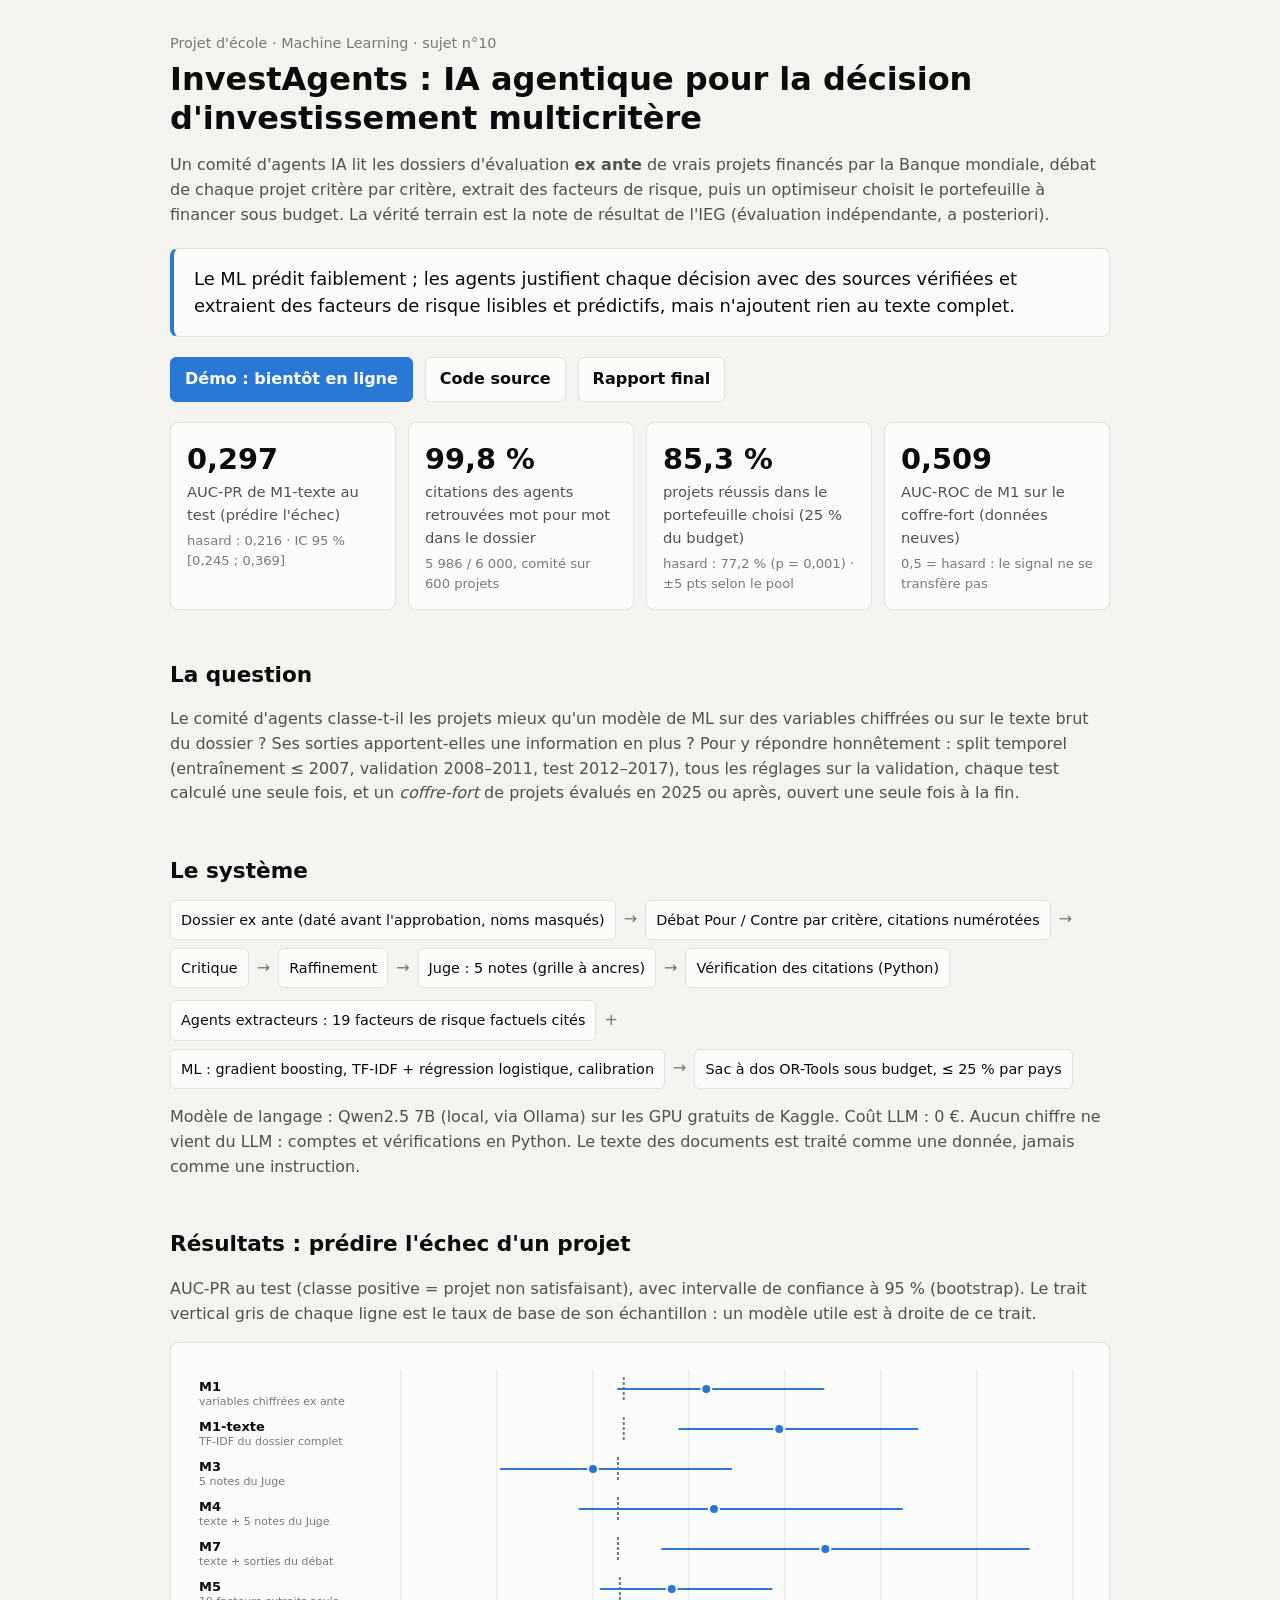
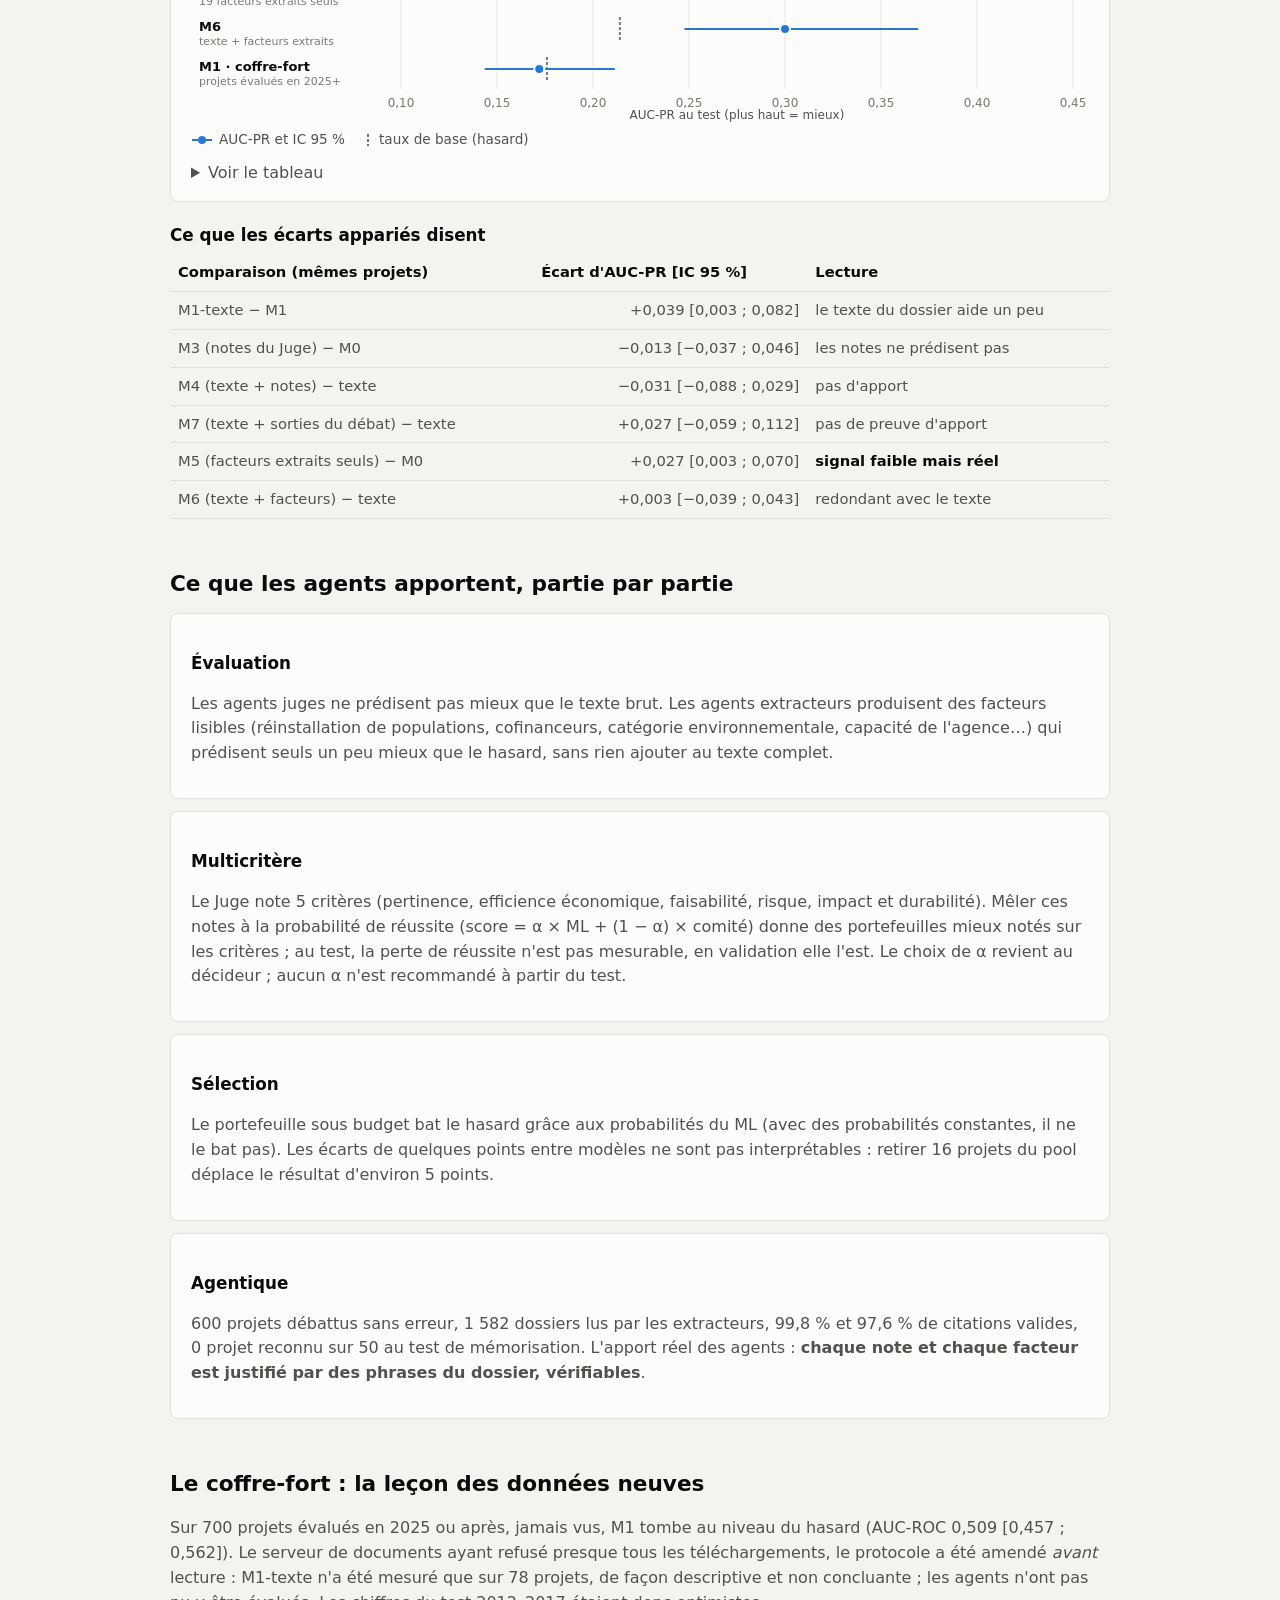
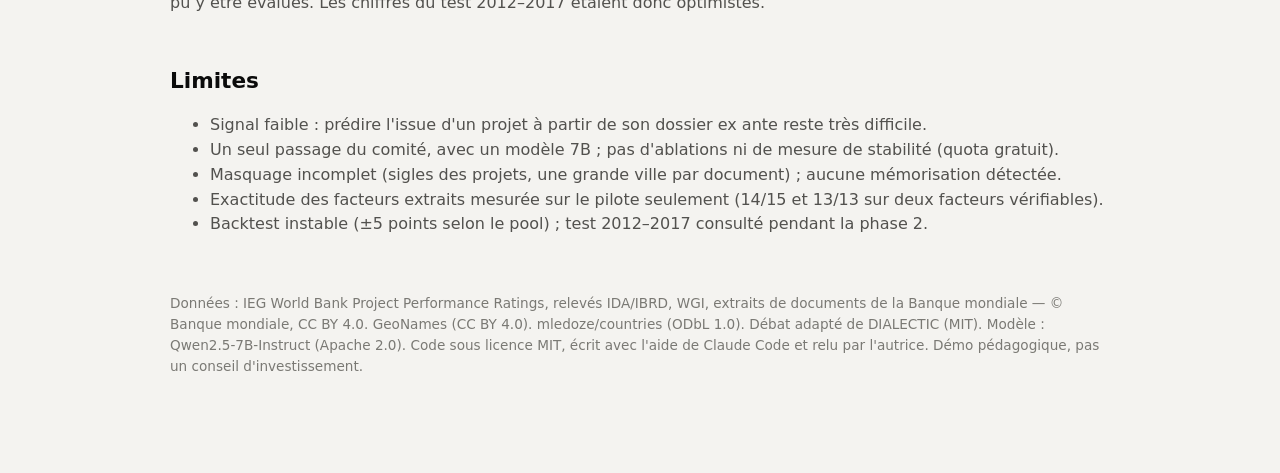
<file: docs/index.html>
<!DOCTYPE html>
<html lang="fr">
<head>
<meta charset="utf-8">
<meta name="viewport" content="width=device-width, initial-scale=1">
<title>InvestAgents — IA agentique pour la sélection de projets d'investissement</title>
<meta name="description" content="Comité d'agents IA et modèles ML sur 8 260 dossiers ex ante de la Banque mondiale : ce que les agents apportent vraiment, chiffres à l'appui.">
<style>
  :root {
    color-scheme: light;
    --surface-0: #f4f3f0;
    --surface-1: #fcfcfb;
    --border: #e2e1dc;
    --text-primary: #0b0b0b;
    --text-secondary: #52514e;
    --text-muted: #7a7974;
    --series-1: #2a78d6;
    --grid: #e7e6e1;
    --ref: #7a7974;
    --accent-soft: #e8f0fb;
  }
  @media (prefers-color-scheme: dark) {
    :root {
      color-scheme: dark;
      --surface-0: #121211;
      --surface-1: #1a1a19;
      --border: #2e2e2c;
      --text-primary: #f0efec;
      --text-secondary: #c3c2b7;
      --text-muted: #9a998f;
      --series-1: #3987e5;
      --grid: #2a2a28;
      --ref: #9a998f;
      --accent-soft: #1d2a3b;
    }
  }
  * { box-sizing: border-box; }
  body { margin: 0; background: var(--surface-0); color: var(--text-primary);
         font: 16px/1.55 system-ui, -apple-system, "Segoe UI", Roboto, sans-serif; }
  main { max-width: 980px; margin: 0 auto; padding: 32px 20px 64px; }
  h1 { font-size: 2rem; line-height: 1.2; margin: 0 0 8px; }
  h2 { font-size: 1.35rem; margin: 48px 0 12px; }
  h3 { font-size: 1.05rem; margin: 20px 0 6px; }
  p, li { color: var(--text-secondary); }
  .kicker { color: var(--text-muted); font-size: .9rem; margin: 0 0 6px; }
  .message { background: var(--surface-1); border: 1px solid var(--border); border-left: 4px solid var(--series-1);
             border-radius: 8px; padding: 16px 20px; font-size: 1.12rem; color: var(--text-primary); margin: 20px 0; }
  .tiles { display: grid; grid-template-columns: repeat(auto-fit, minmax(210px, 1fr)); gap: 12px; margin: 20px 0; }
  .tile { background: var(--surface-1); border: 1px solid var(--border); border-radius: 8px; padding: 14px 16px; }
  .tile .v { font-size: 1.8rem; font-weight: 650; color: var(--text-primary); font-variant-numeric: tabular-nums; }
  .tile .l { color: var(--text-secondary); font-size: .92rem; }
  .tile .r { color: var(--text-muted); font-size: .82rem; margin-top: 4px; }
  .card { background: var(--surface-1); border: 1px solid var(--border); border-radius: 8px; padding: 16px 20px; margin: 12px 0; }
  .pipeline { display: flex; flex-wrap: wrap; gap: 8px; align-items: center; margin: 12px 0; }
  .step { background: var(--surface-1); border: 1px solid var(--border); border-radius: 6px; padding: 8px 10px; font-size: .9rem; color: var(--text-primary); }
  .arrow { color: var(--text-muted); }
  table { border-collapse: collapse; width: 100%; font-size: .92rem; font-variant-numeric: tabular-nums; }
  th, td { text-align: left; padding: 7px 8px; border-bottom: 1px solid var(--border); color: var(--text-secondary); }
  th { color: var(--text-primary); font-weight: 600; }
  td.n { text-align: right; }
  .verdict { font-weight: 600; color: var(--text-primary); }
  #chart { width: 100%; position: relative; }
  #chart svg { display: block; width: 100%; height: auto; }
  .tip { position: absolute; pointer-events: none; background: var(--surface-1); border: 1px solid var(--border);
         border-radius: 6px; padding: 8px 10px; font-size: .85rem; color: var(--text-primary);
         box-shadow: 0 4px 14px rgba(0,0,0,.12); opacity: 0; transition: opacity .1s; max-width: 280px; }
  .tip .t { color: var(--text-secondary); }
  .legend { display: flex; gap: 18px; flex-wrap: wrap; font-size: .85rem; color: var(--text-secondary); margin: 6px 0 0; }
  .legend span { display: inline-flex; align-items: center; gap: 6px; }
  details { margin-top: 10px; }
  summary { cursor: pointer; color: var(--text-secondary); }
  a { color: var(--series-1); }
  .links { display: flex; gap: 12px; flex-wrap: wrap; margin: 16px 0; }
  .btn { display: inline-block; padding: 9px 14px; border-radius: 6px; border: 1px solid var(--border);
         background: var(--surface-1); color: var(--text-primary); text-decoration: none; font-weight: 600; }
  .btn.primary { background: var(--series-1); border-color: var(--series-1); color: #fff; }
  footer { margin-top: 56px; font-size: .85rem; color: var(--text-muted); }
  footer p { color: var(--text-muted); }
</style>
</head>
<body>
<main>
  <p class="kicker">Projet d'école · Machine Learning · sujet n°10</p>
  <h1>InvestAgents : IA agentique pour la décision d'investissement multicritère</h1>
  <p>Un comité d'agents IA lit les dossiers d'évaluation <strong>ex ante</strong> de vrais projets
  financés par la Banque mondiale, débat de chaque projet critère par critère, extrait des facteurs
  de risque, puis un optimiseur choisit le portefeuille à financer sous budget. La vérité terrain
  est la note de résultat de l'IEG (évaluation indépendante, a posteriori).</p>

  <div class="message">Le ML prédit faiblement ; les agents justifient chaque décision avec des
  sources vérifiées et extraient des facteurs de risque lisibles et prédictifs, mais n'ajoutent rien
  au texte complet.</div>

  <div class="links">
    <a class="btn primary" id="demo-link" href="#">Essayer la démo</a>
    <a class="btn" id="repo-link" href="#">Code source</a>
    <a class="btn" id="report-link" href="#">Rapport final</a>
  </div>

  <div class="tiles">
    <div class="tile"><div class="v">0,297</div><div class="l">AUC-PR de M1-texte au test (prédire l'échec)</div><div class="r">hasard : 0,216 · IC 95 % [0,245 ; 0,369]</div></div>
    <div class="tile"><div class="v">99,8 %</div><div class="l">citations des agents retrouvées mot pour mot dans le dossier</div><div class="r">5 986 / 6 000, comité sur 600 projets</div></div>
    <div class="tile"><div class="v">85,3 %</div><div class="l">projets réussis dans le portefeuille choisi (25 % du budget)</div><div class="r">hasard : 77,2 % (p = 0,001) · ±5 pts selon le pool</div></div>
    <div class="tile"><div class="v">0,509</div><div class="l">AUC-ROC de M1 sur le coffre-fort (données neuves)</div><div class="r">0,5 = hasard : le signal ne se transfère pas</div></div>
  </div>

  <h2>La question</h2>
  <p>Le comité d'agents classe-t-il les projets mieux qu'un modèle de ML sur des variables chiffrées
  ou sur le texte brut du dossier ? Ses sorties apportent-elles une information en plus ? Pour y
  répondre honnêtement : split temporel (entraînement ≤ 2007, validation 2008–2011, test 2012–2017),
  tous les réglages sur la validation, chaque test calculé une seule fois, et un
  <em>coffre-fort</em> de projets évalués en 2025 ou après, ouvert une seule fois à la fin.</p>

  <h2>Le système</h2>
  <div class="pipeline">
    <span class="step">Dossier ex ante (daté avant l'approbation, noms masqués)</span><span class="arrow">→</span>
    <span class="step">Débat Pour / Contre par critère, citations numérotées</span><span class="arrow">→</span>
    <span class="step">Critique</span><span class="arrow">→</span>
    <span class="step">Raffinement</span><span class="arrow">→</span>
    <span class="step">Juge : 5 notes (grille à ancres)</span><span class="arrow">→</span>
    <span class="step">Vérification des citations (Python)</span>
  </div>
  <div class="pipeline">
    <span class="step">Agents extracteurs : 19 facteurs de risque factuels cités</span><span class="arrow">+</span>
    <span class="step">ML : gradient boosting, TF-IDF + régression logistique, calibration</span><span class="arrow">→</span>
    <span class="step">Sac à dos OR-Tools sous budget, ≤ 25 % par pays</span>
  </div>
  <p>Modèle de langage : Qwen2.5 7B (local, via Ollama) sur les GPU gratuits de Kaggle. Coût LLM : 0 €.
  Aucun chiffre ne vient du LLM : comptes et vérifications en Python. Le texte des documents est
  traité comme une donnée, jamais comme une instruction.</p>

  <h2>Résultats : prédire l'échec d'un projet</h2>
  <p>AUC-PR au test (classe positive = projet non satisfaisant), avec intervalle de confiance à 95 %
  (bootstrap). Le trait vertical gris de chaque ligne est le taux de base de son échantillon : un
  modèle utile est à droite de ce trait.</p>
  <div class="card">
    <div id="chart" role="img" aria-label="AUC-PR au test de sept modèles avec intervalles de confiance à 95 %"></div>
    <div class="legend">
      <span><svg width="22" height="10" aria-hidden="true"><line x1="1" y1="5" x2="21" y2="5" stroke="var(--series-1)" stroke-width="2"/><circle cx="11" cy="5" r="4" fill="var(--series-1)"/></svg>AUC-PR et IC 95 %</span>
      <span><svg width="10" height="14" aria-hidden="true"><line x1="5" y1="1" x2="5" y2="13" stroke="var(--ref)" stroke-width="2" stroke-dasharray="3 2"/></svg>taux de base (hasard)</span>
    </div>
    <details>
      <summary>Voir le tableau</summary>
      <table id="chart-table">
        <thead><tr><th>Modèle</th><th>Entrées</th><th class="n">n test</th><th class="n">AUC-PR</th><th class="n">IC 95 %</th><th class="n">Taux de base</th></tr></thead>
        <tbody></tbody>
      </table>
    </details>
  </div>

  <h3>Ce que les écarts appariés disent</h3>
  <table>
    <thead><tr><th>Comparaison (mêmes projets)</th><th class="n">Écart d'AUC-PR [IC 95 %]</th><th>Lecture</th></tr></thead>
    <tbody>
      <tr><td>M1-texte − M1</td><td class="n">+0,039 [0,003 ; 0,082]</td><td>le texte du dossier aide un peu</td></tr>
      <tr><td>M3 (notes du Juge) − M0</td><td class="n">−0,013 [−0,037 ; 0,046]</td><td>les notes ne prédisent pas</td></tr>
      <tr><td>M4 (texte + notes) − texte</td><td class="n">−0,031 [−0,088 ; 0,029]</td><td>pas d'apport</td></tr>
      <tr><td>M7 (texte + sorties du débat) − texte</td><td class="n">+0,027 [−0,059 ; 0,112]</td><td>pas de preuve d'apport</td></tr>
      <tr><td>M5 (facteurs extraits seuls) − M0</td><td class="n">+0,027 [0,003 ; 0,070]</td><td class="verdict">signal faible mais réel</td></tr>
      <tr><td>M6 (texte + facteurs) − texte</td><td class="n">+0,003 [−0,039 ; 0,043]</td><td>redondant avec le texte</td></tr>
    </tbody>
  </table>

  <h2>Ce que les agents apportent, partie par partie</h2>
  <div class="card"><h3>Évaluation</h3><p>Les agents juges ne prédisent pas mieux que le texte brut. Les agents extracteurs produisent
  des facteurs lisibles (réinstallation de populations, cofinanceurs, catégorie environnementale,
  capacité de l'agence…) qui prédisent seuls un peu mieux que le hasard, sans rien ajouter au texte
  complet.</p></div>
  <div class="card"><h3>Multicritère</h3><p>Le Juge note 5 critères (pertinence, efficience économique, faisabilité, risque, impact et
  durabilité). Mêler ces notes à la probabilité de réussite (score = α × ML + (1 − α) × comité) donne
  des portefeuilles mieux notés sur les critères ; au test, la perte de réussite n'est pas mesurable,
  en validation elle l'est. Le choix de α revient au décideur ; aucun α n'est recommandé à partir du
  test.</p></div>
  <div class="card"><h3>Sélection</h3><p>Le portefeuille sous budget bat le hasard grâce aux probabilités du ML (avec des probabilités
  constantes, il ne le bat pas). Les écarts de quelques points entre modèles ne sont pas
  interprétables : retirer 16 projets du pool déplace le résultat d'environ 5 points.</p></div>
  <div class="card"><h3>Agentique</h3><p>600 projets débattus sans erreur, 1 582 dossiers lus par les extracteurs, 99,8 % et 97,6 % de
  citations valides, 0 projet reconnu sur 50 au test de mémorisation. L'apport réel des agents :
  <strong>chaque note et chaque facteur est justifié par des phrases du dossier, vérifiables</strong>.</p></div>

  <h2>Le coffre-fort : la leçon des données neuves</h2>
  <p>Sur 700 projets évalués en 2025 ou après, jamais vus, M1 tombe au niveau du hasard (AUC-ROC
  0,509 [0,457 ; 0,562]). Le serveur de documents ayant refusé presque tous les téléchargements, le
  protocole a été amendé <em>avant</em> lecture : M1-texte n'a été mesuré que sur 78 projets, de façon
  descriptive et non concluante ; les agents n'ont pas pu y être évalués. Les chiffres du test
  2012–2017 étaient donc optimistes.</p>

  <h2>Limites</h2>
  <ul>
    <li>Signal faible : prédire l'issue d'un projet à partir de son dossier ex ante reste très difficile.</li>
    <li>Un seul passage du comité, avec un modèle 7B ; pas d'ablations ni de mesure de stabilité (quota gratuit).</li>
    <li>Masquage incomplet (sigles des projets, une grande ville par document) ; aucune mémorisation détectée.</li>
    <li>Exactitude des facteurs extraits mesurée sur le pilote seulement (14/15 et 13/13 sur deux facteurs vérifiables).</li>
    <li>Backtest instable (±5 points selon le pool) ; test 2012–2017 consulté pendant la phase 2.</li>
  </ul>

  <footer>
    <p>Données : IEG World Bank Project Performance Ratings, relevés IDA/IBRD, WGI, extraits de
    documents de la Banque mondiale — © Banque mondiale, CC BY 4.0. GeoNames (CC BY 4.0). mledoze/countries (ODbL 1.0). Débat
    adapté de DIALECTIC (MIT). Modèle : Qwen2.5-7B-Instruct (Apache 2.0). Code sous licence MIT, écrit avec
    l'aide de Claude Code et relu par l'autrice. Démo pédagogique, pas un conseil d'investissement.</p>
  </footer>
</main>

<div class="tip" id="tip"></div>
<script>
// Liens : à renseigner après création du dépôt GitHub et déploiement Streamlit Cloud.
const LINKS = {
  repo: "https://github.com/frikaya12/investagents",
  demo: "",  // URL Streamlit Cloud, à ajouter après déploiement
};
document.getElementById("repo-link").href = LINKS.repo;
document.getElementById("report-link").href = LINKS.repo + "/blob/main/reports/rapport_final.md";
const demo = document.getElementById("demo-link");
if (LINKS.demo) { demo.href = LINKS.demo; } else { demo.textContent = "Démo : bientôt en ligne"; demo.removeAttribute("href"); }

// Chiffres : reports/blocB_resultats.md, blocC_m3_m4.md, blocC_m7.md, blocD_m6.md (test, une fois).
const DATA = [
  { m: "M1", d: "variables chiffrées ex ante", n: 755, v: 0.259, lo: 0.213, hi: 0.320, base: 0.216 },
  { m: "M1-texte", d: "TF-IDF du dossier complet", n: 755, v: 0.297, lo: 0.245, hi: 0.369, base: 0.216 },
  { m: "M3", d: "5 notes du Juge", n: 300, v: 0.200, lo: 0.152, hi: 0.272, base: 0.213 },
  { m: "M4", d: "texte + 5 notes du Juge", n: 300, v: 0.263, lo: 0.193, hi: 0.361, base: 0.213 },
  { m: "M7", d: "texte + sorties du débat", n: 300, v: 0.321, lo: 0.236, hi: 0.427, base: 0.213 },
  { m: "M5", d: "19 facteurs extraits seuls", n: 729, v: 0.241, lo: 0.204, hi: 0.293, base: 0.214 },
  { m: "M6", d: "texte + facteurs extraits", n: 729, v: 0.300, lo: 0.248, hi: 0.369, base: 0.214 },
  { m: "M1 · coffre-fort", d: "projets évalués en 2025+", n: 700, v: 0.172, lo: 0.144, hi: 0.211, base: 0.176 },
];
const fmt = x => x.toFixed(3).replace(".", ",");

const tbody = document.querySelector("#chart-table tbody");
DATA.forEach(r => {
  const tr = document.createElement("tr");
  tr.innerHTML = `<td>${r.m}</td><td>${r.d}</td><td class="n">${r.n}</td><td class="n">${fmt(r.v)}</td>` +
    `<td class="n">[${fmt(r.lo)} ; ${fmt(r.hi)}]</td><td class="n">${fmt(r.base)}</td>`;
  tbody.appendChild(tr);
});

function draw() {
  const box = document.getElementById("chart");
  const W = Math.max(box.clientWidth, 320), rowH = 40, top = 10, bottom = 34;
  const left = W < 560 ? 92 : 210, right = 16;
  const H = top + bottom + rowH * DATA.length;
  const x0 = 0.10, x1 = 0.45;
  const sx = v => left + (v - x0) / (x1 - x0) * (W - left - right);
  const ns = "http://www.w3.org/2000/svg";
  const svg = document.createElementNS(ns, "svg");
  svg.setAttribute("viewBox", `0 0 ${W} ${H}`);
  const el = (tag, attrs, parent = svg) => { const e = document.createElementNS(ns, tag);
    for (const k in attrs) e.setAttribute(k, attrs[k]); parent.appendChild(e); return e; };
  for (let t = 0.10; t <= 0.4501; t += 0.05) {
    el("line", { x1: sx(t), x2: sx(t), y1: top, y2: H - bottom, stroke: "var(--grid)", "stroke-width": 1 });
    const lab = el("text", { x: sx(t), y: H - bottom + 18, "text-anchor": "middle", fill: "var(--text-muted)", "font-size": 12 });
    lab.textContent = fmt(t).slice(0, 4);
  }
  const ax = el("text", { x: left + (W - left - right) / 2, y: H - 4, "text-anchor": "middle", fill: "var(--text-secondary)", "font-size": 12 });
  ax.textContent = "AUC-PR au test (plus haut = mieux)";
  const tip = document.getElementById("tip");
  DATA.forEach((r, i) => {
    const y = top + rowH * i + rowH / 2;
    const name = el("text", { x: 8, y: y - (W < 560 ? 0 : 2), fill: "var(--text-primary)", "font-size": 13, "font-weight": 600, "dominant-baseline": "middle" });
    name.textContent = r.m;
    if (W >= 560) {
      const d = el("text", { x: 8, y: y + 13, fill: "var(--text-muted)", "font-size": 11, "dominant-baseline": "middle" });
      d.textContent = r.d;
    }
    el("line", { x1: sx(r.base), x2: sx(r.base), y1: y - 12, y2: y + 12, stroke: "var(--ref)", "stroke-width": 2, "stroke-dasharray": "3 2" });
    el("line", { x1: sx(r.lo), x2: sx(r.hi), y1: y, y2: y, stroke: "var(--series-1)", "stroke-width": 2, "stroke-linecap": "round" });
    el("circle", { cx: sx(r.v), cy: y, r: 5, fill: "var(--series-1)", stroke: "var(--surface-1)", "stroke-width": 2 });
    const hit = el("rect", { x: 0, y: y - rowH / 2, width: W, height: rowH, fill: "transparent" });
    hit.addEventListener("mousemove", ev => {
      tip.innerHTML = `<strong>${r.m}</strong> <span class="t">— ${r.d}</span><br>AUC-PR ${fmt(r.v)} ` +
        `[${fmt(r.lo)} ; ${fmt(r.hi)}]<br><span class="t">taux de base ${fmt(r.base)} · n = ${r.n}</span>`;
      tip.style.opacity = 1;
      tip.style.left = Math.min(ev.pageX + 14, window.innerWidth - 300) + "px";
      tip.style.top = (ev.pageY + 14) + "px";
    });
    hit.addEventListener("mouseleave", () => { tip.style.opacity = 0; });
  });
  box.replaceChildren(svg);
}
draw();
window.addEventListener("resize", draw);
</script>
</body>
</html>
</file>
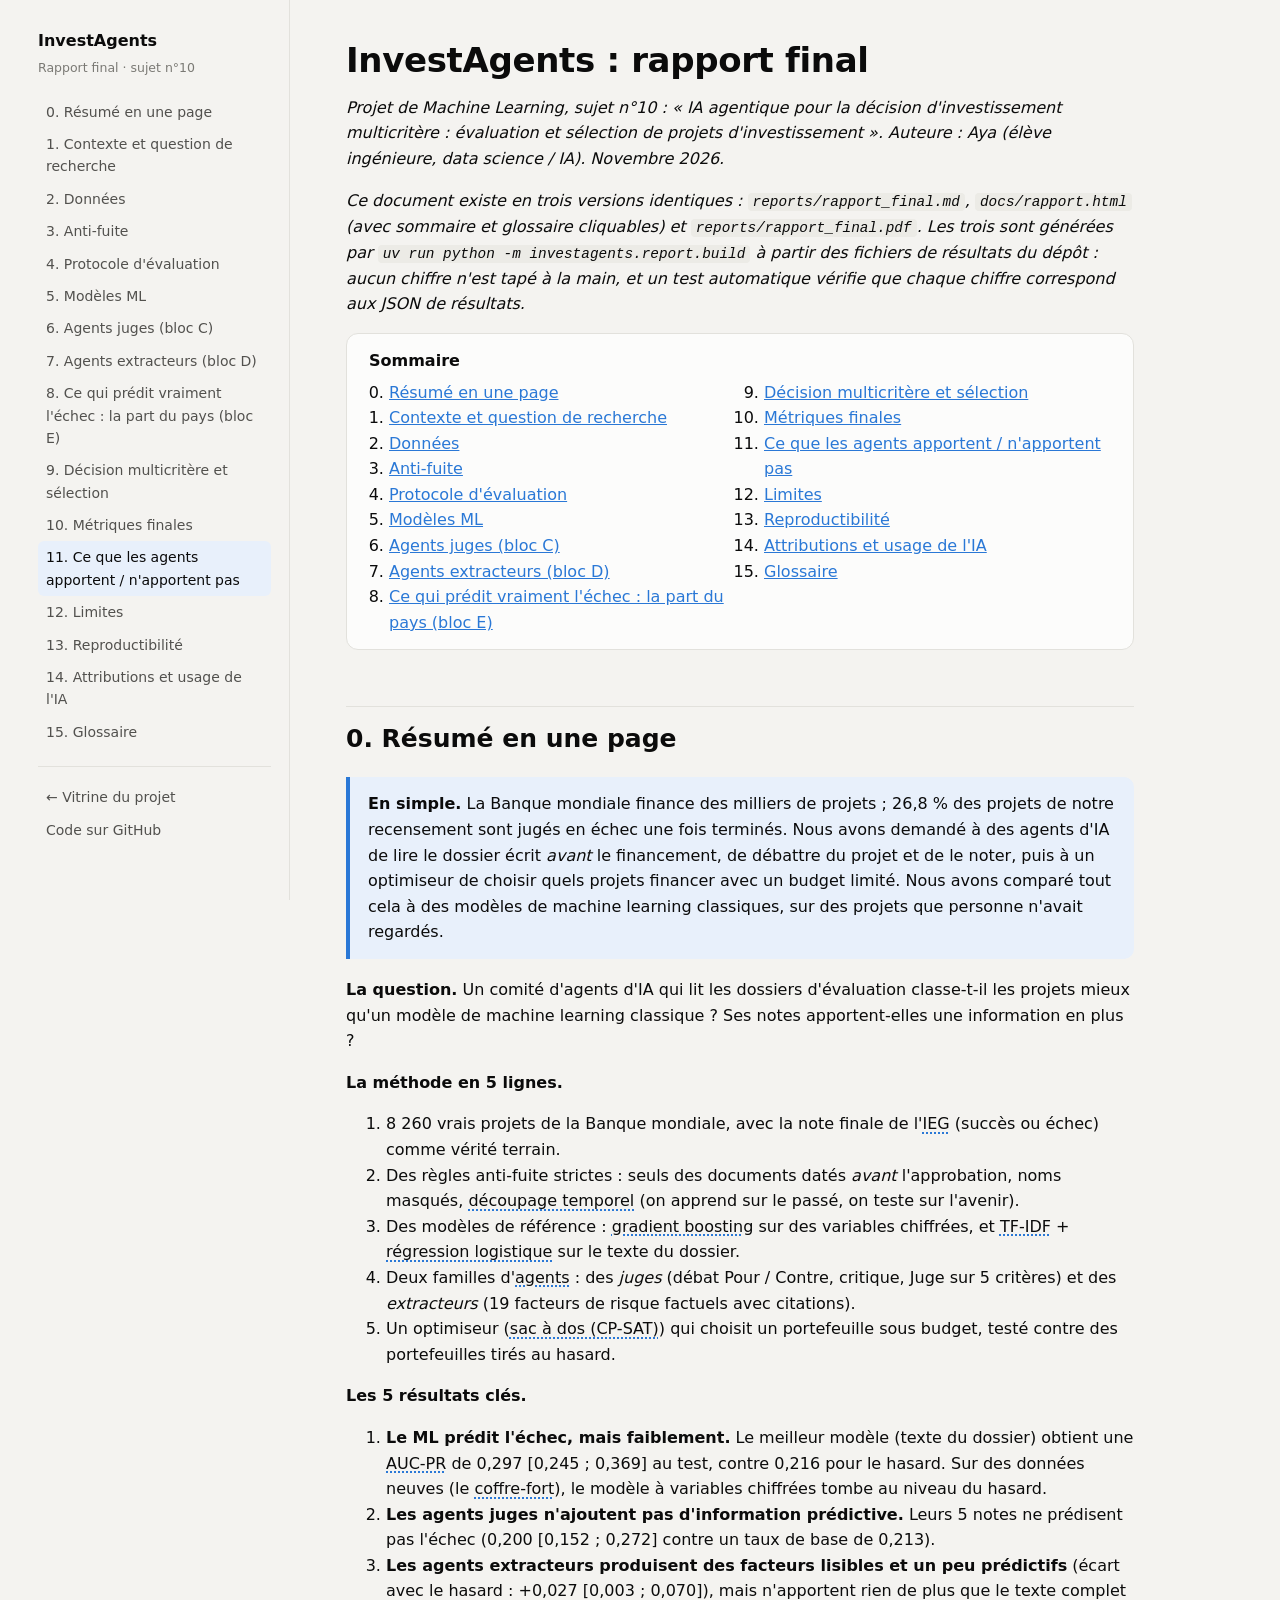
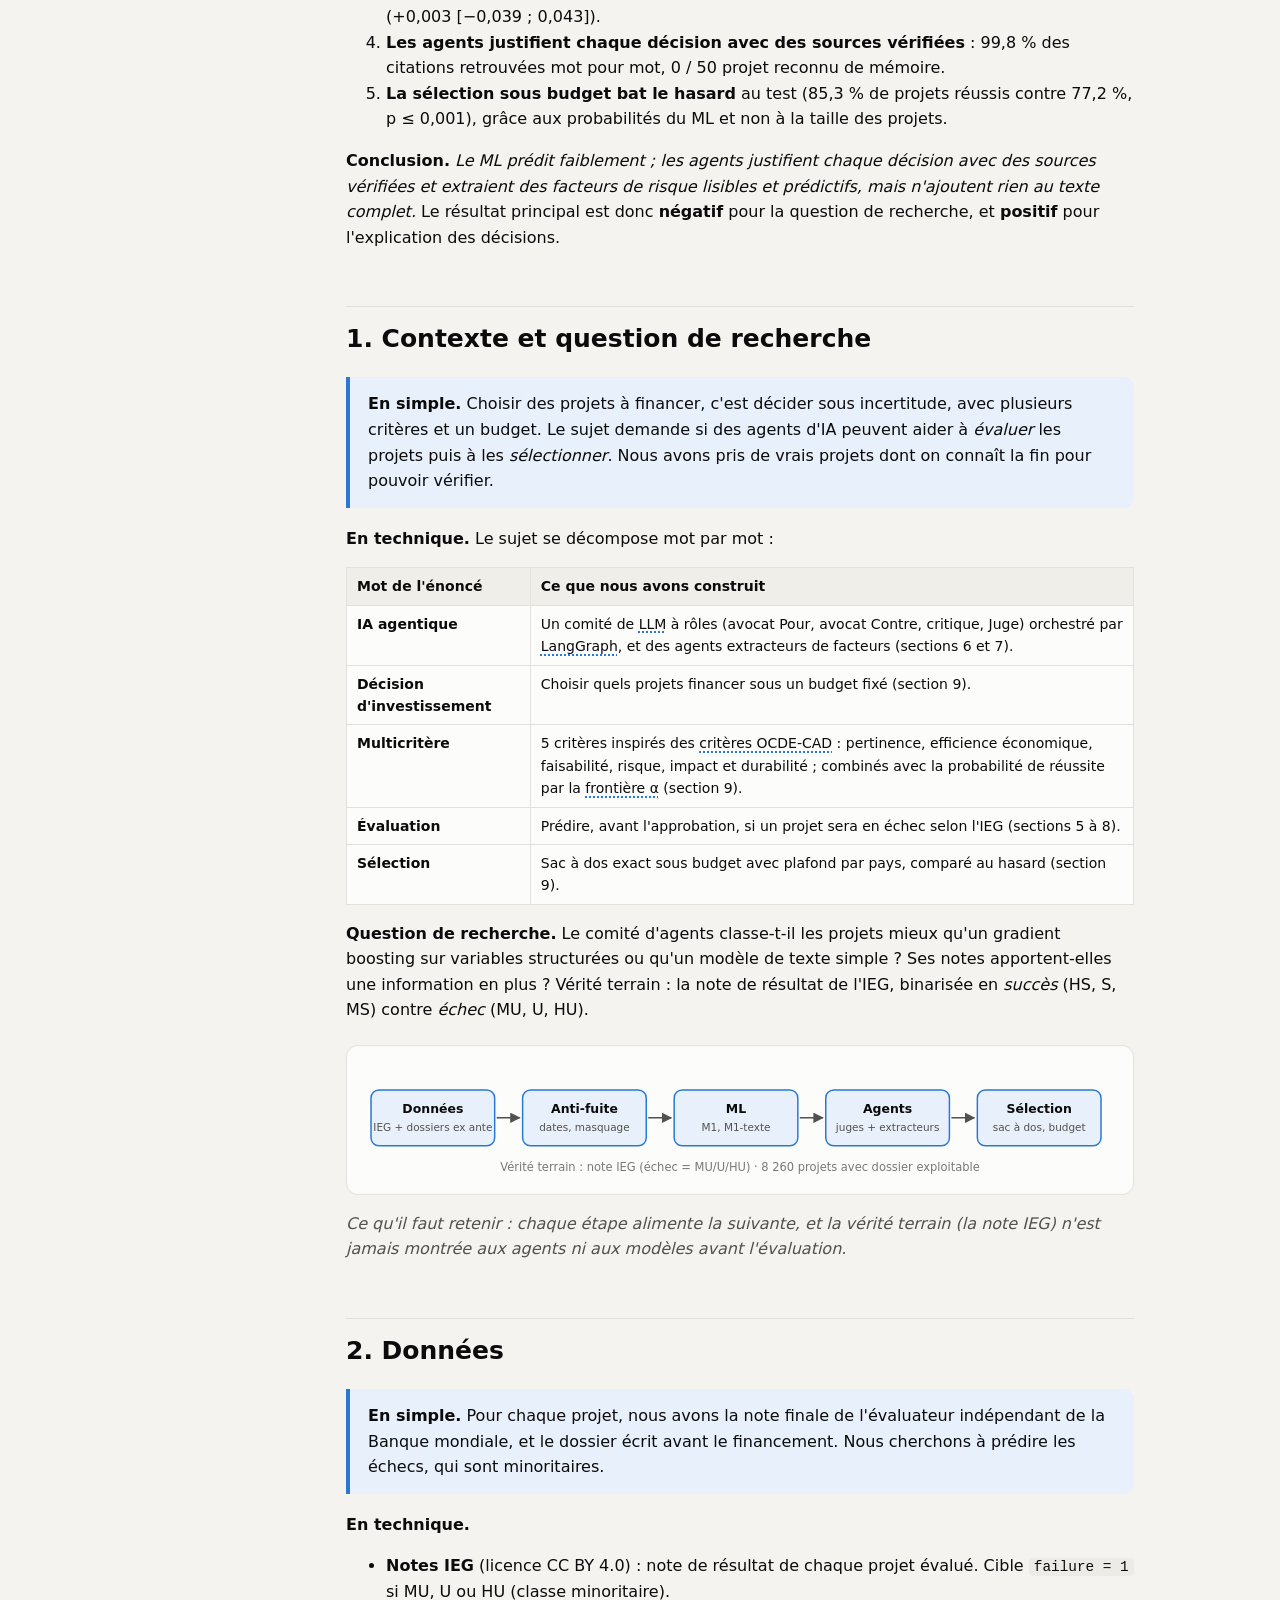
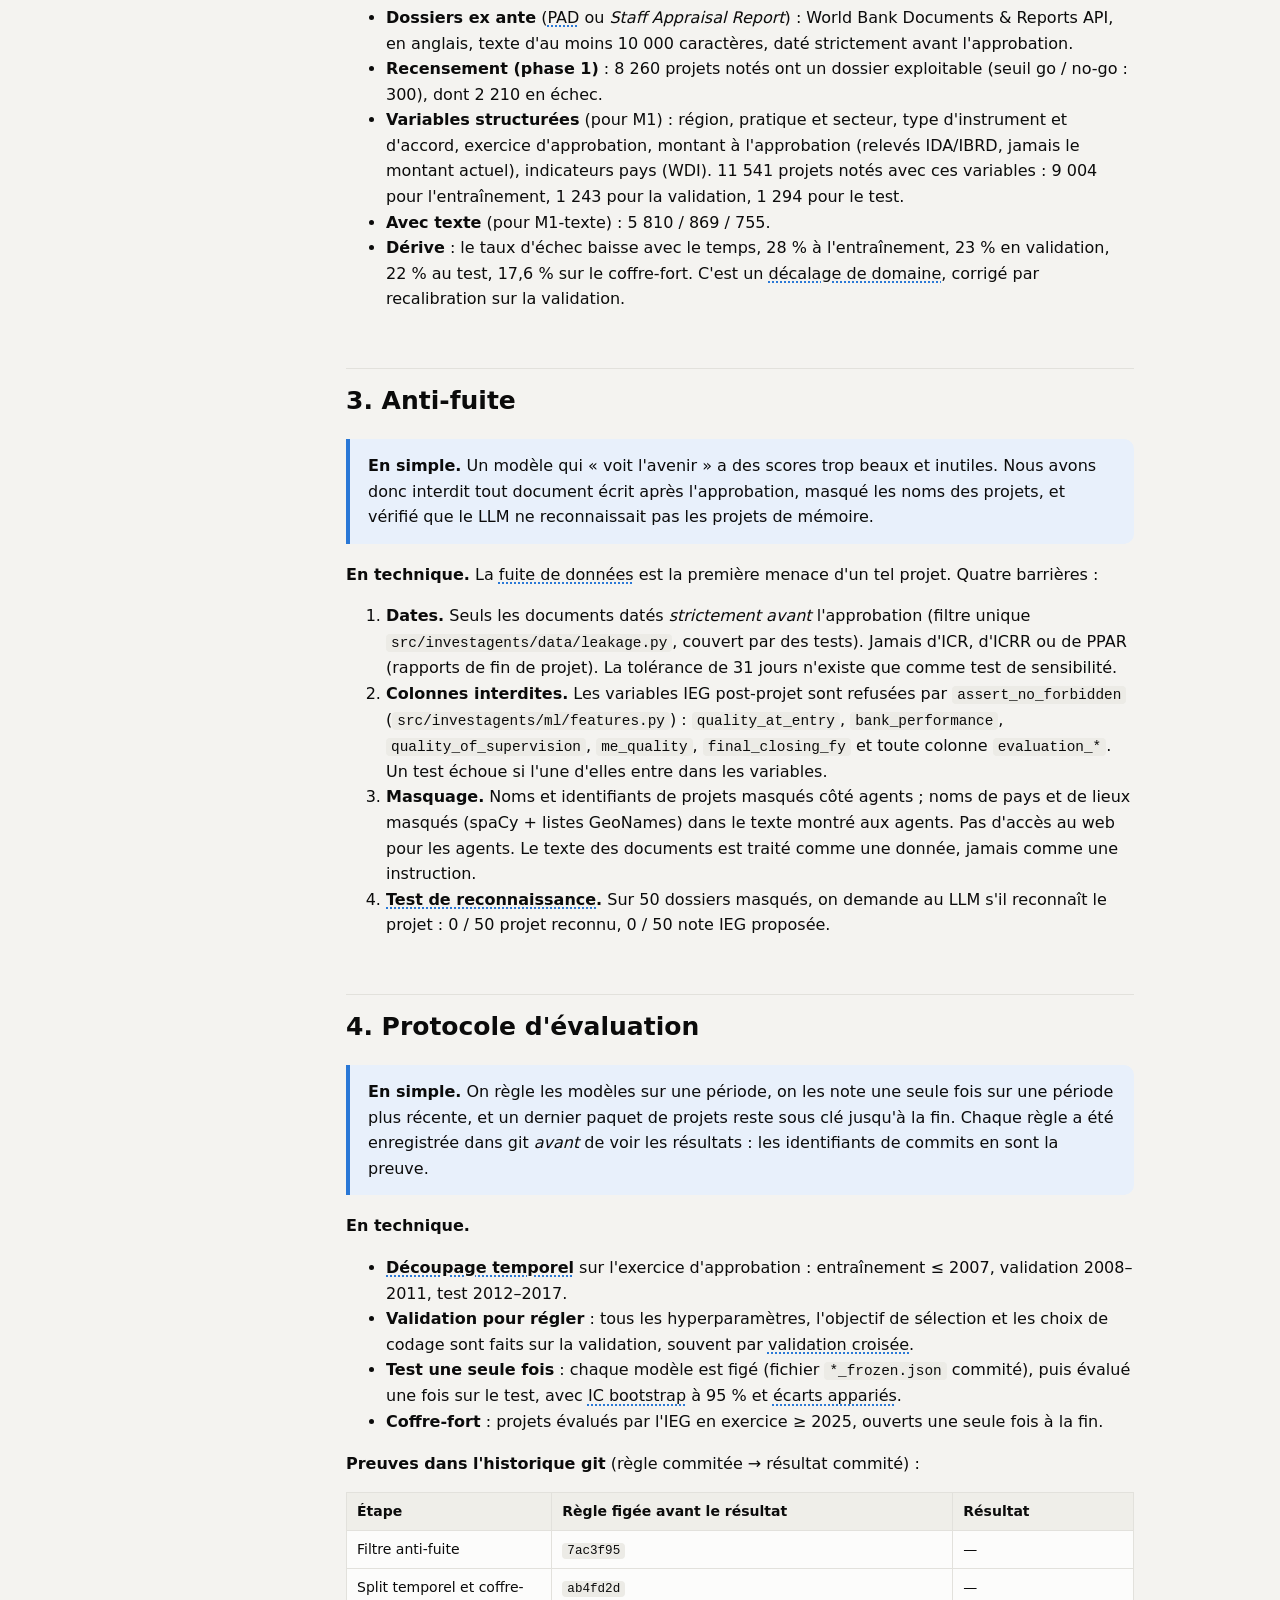
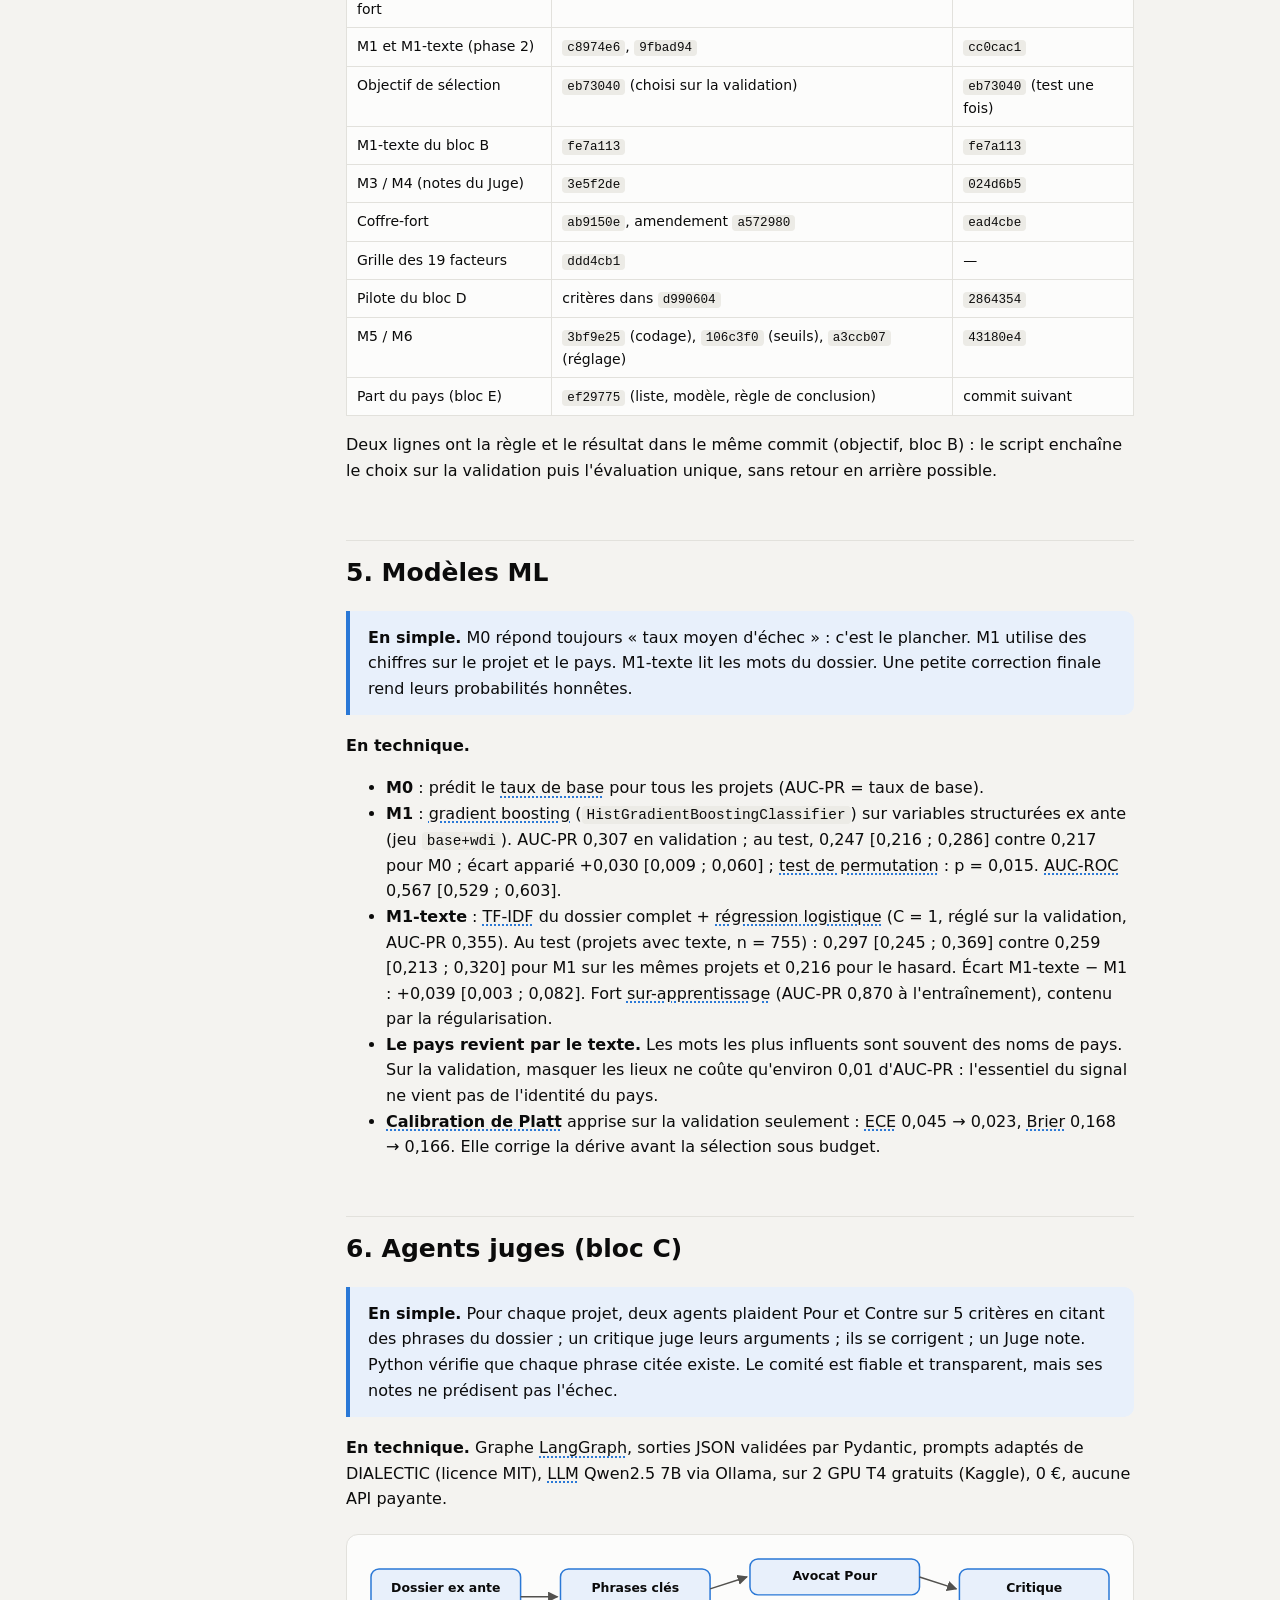
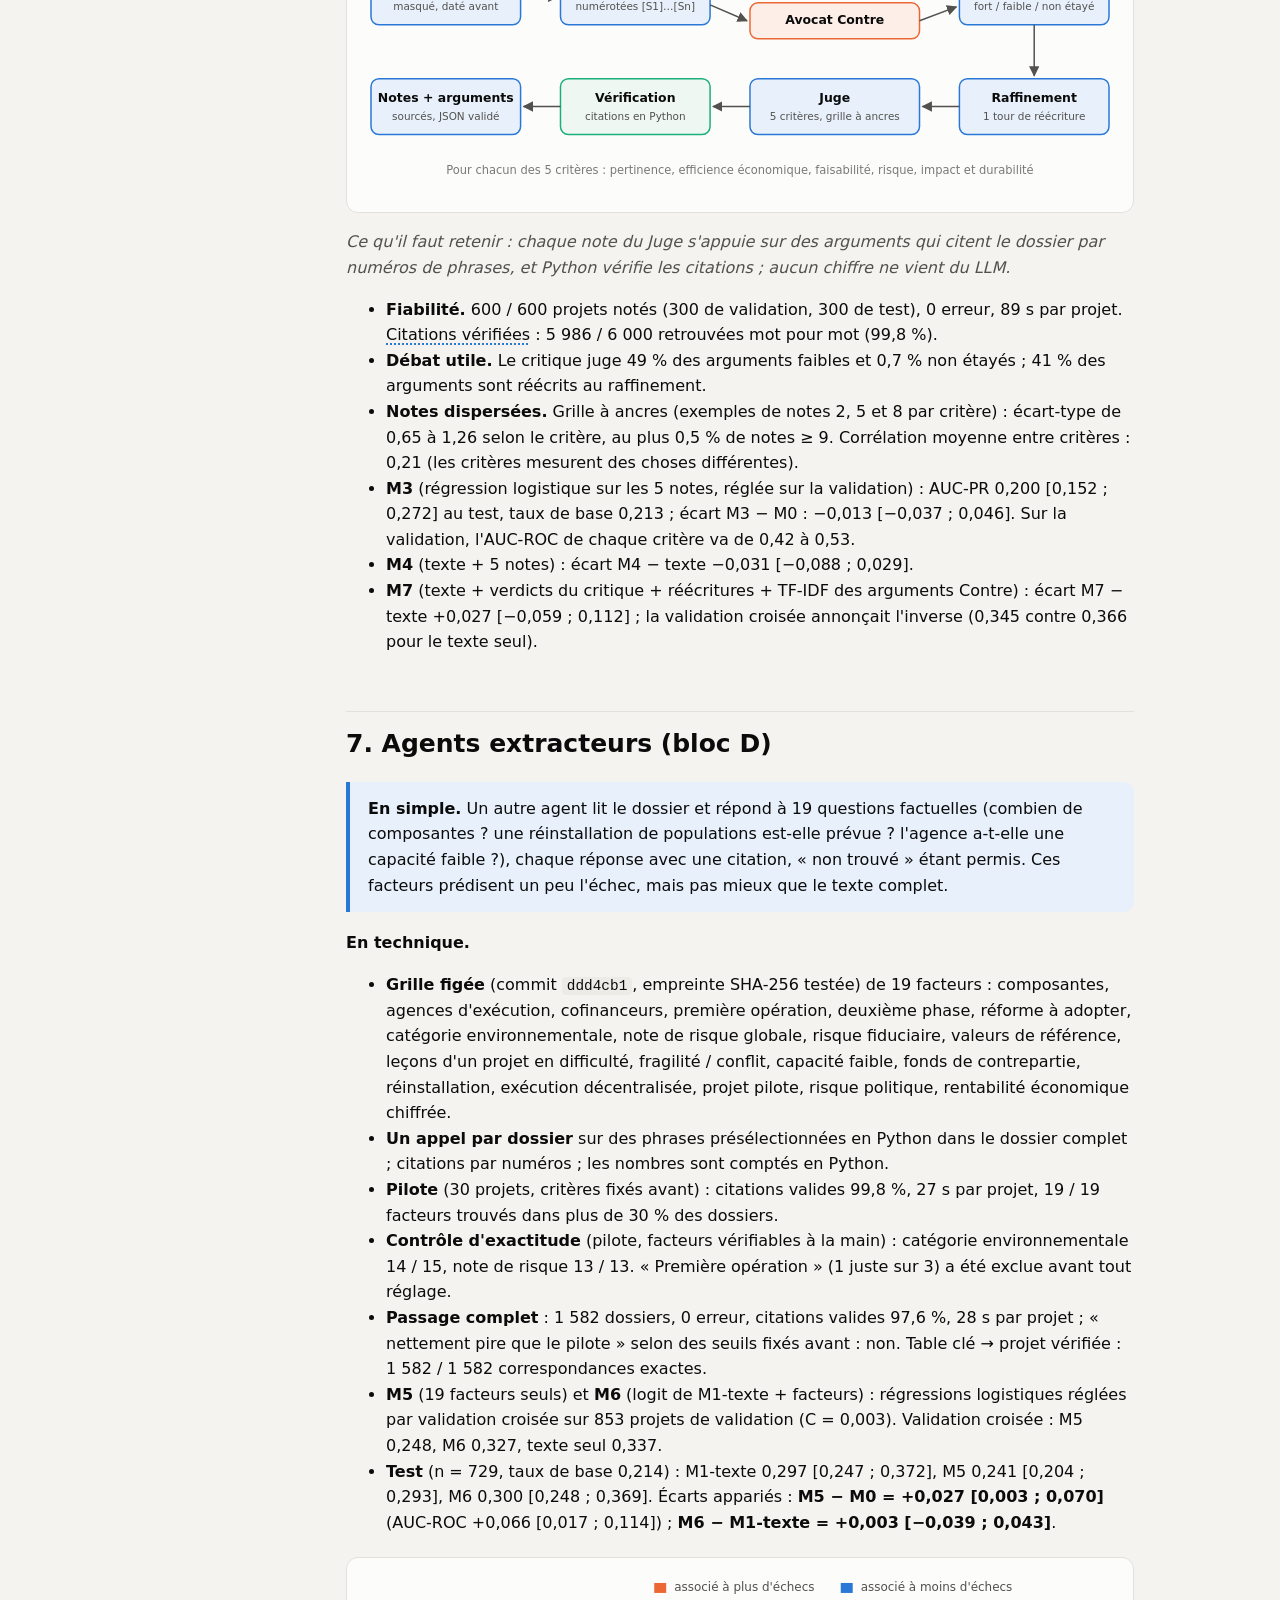
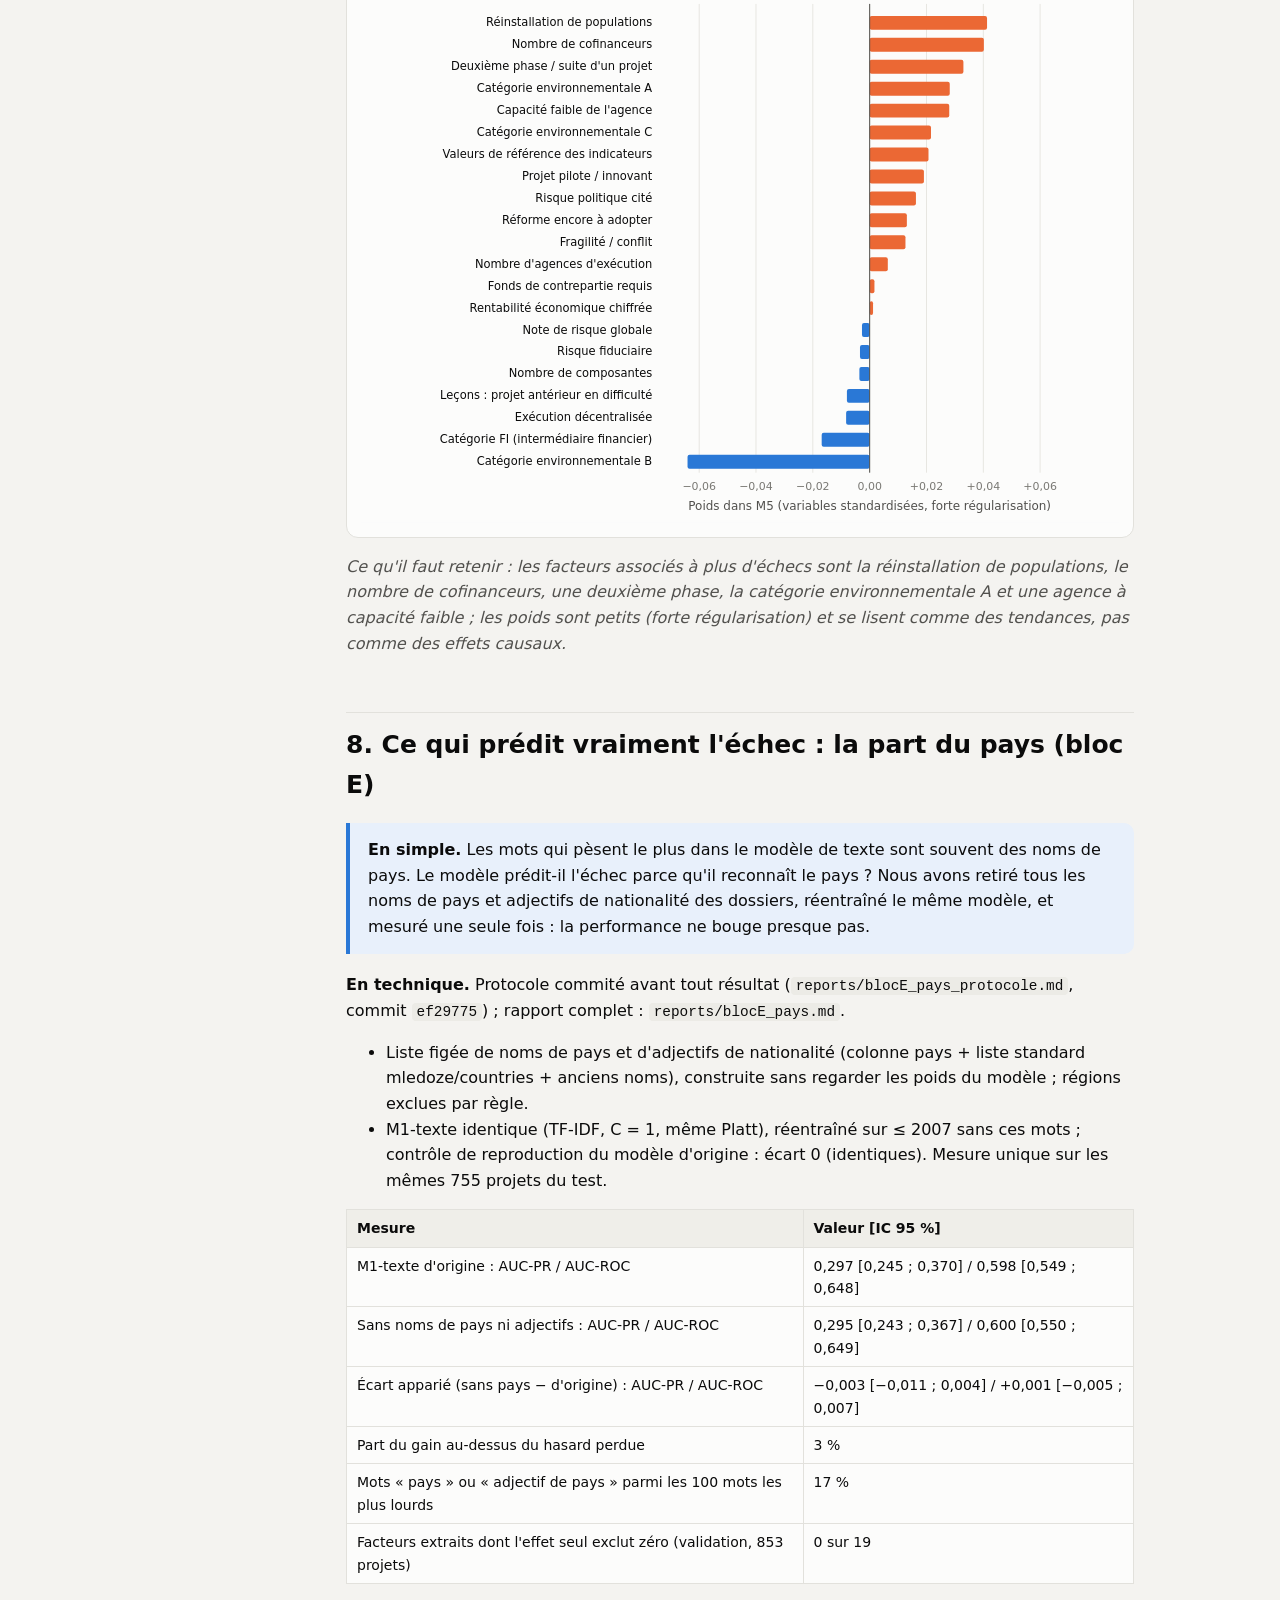
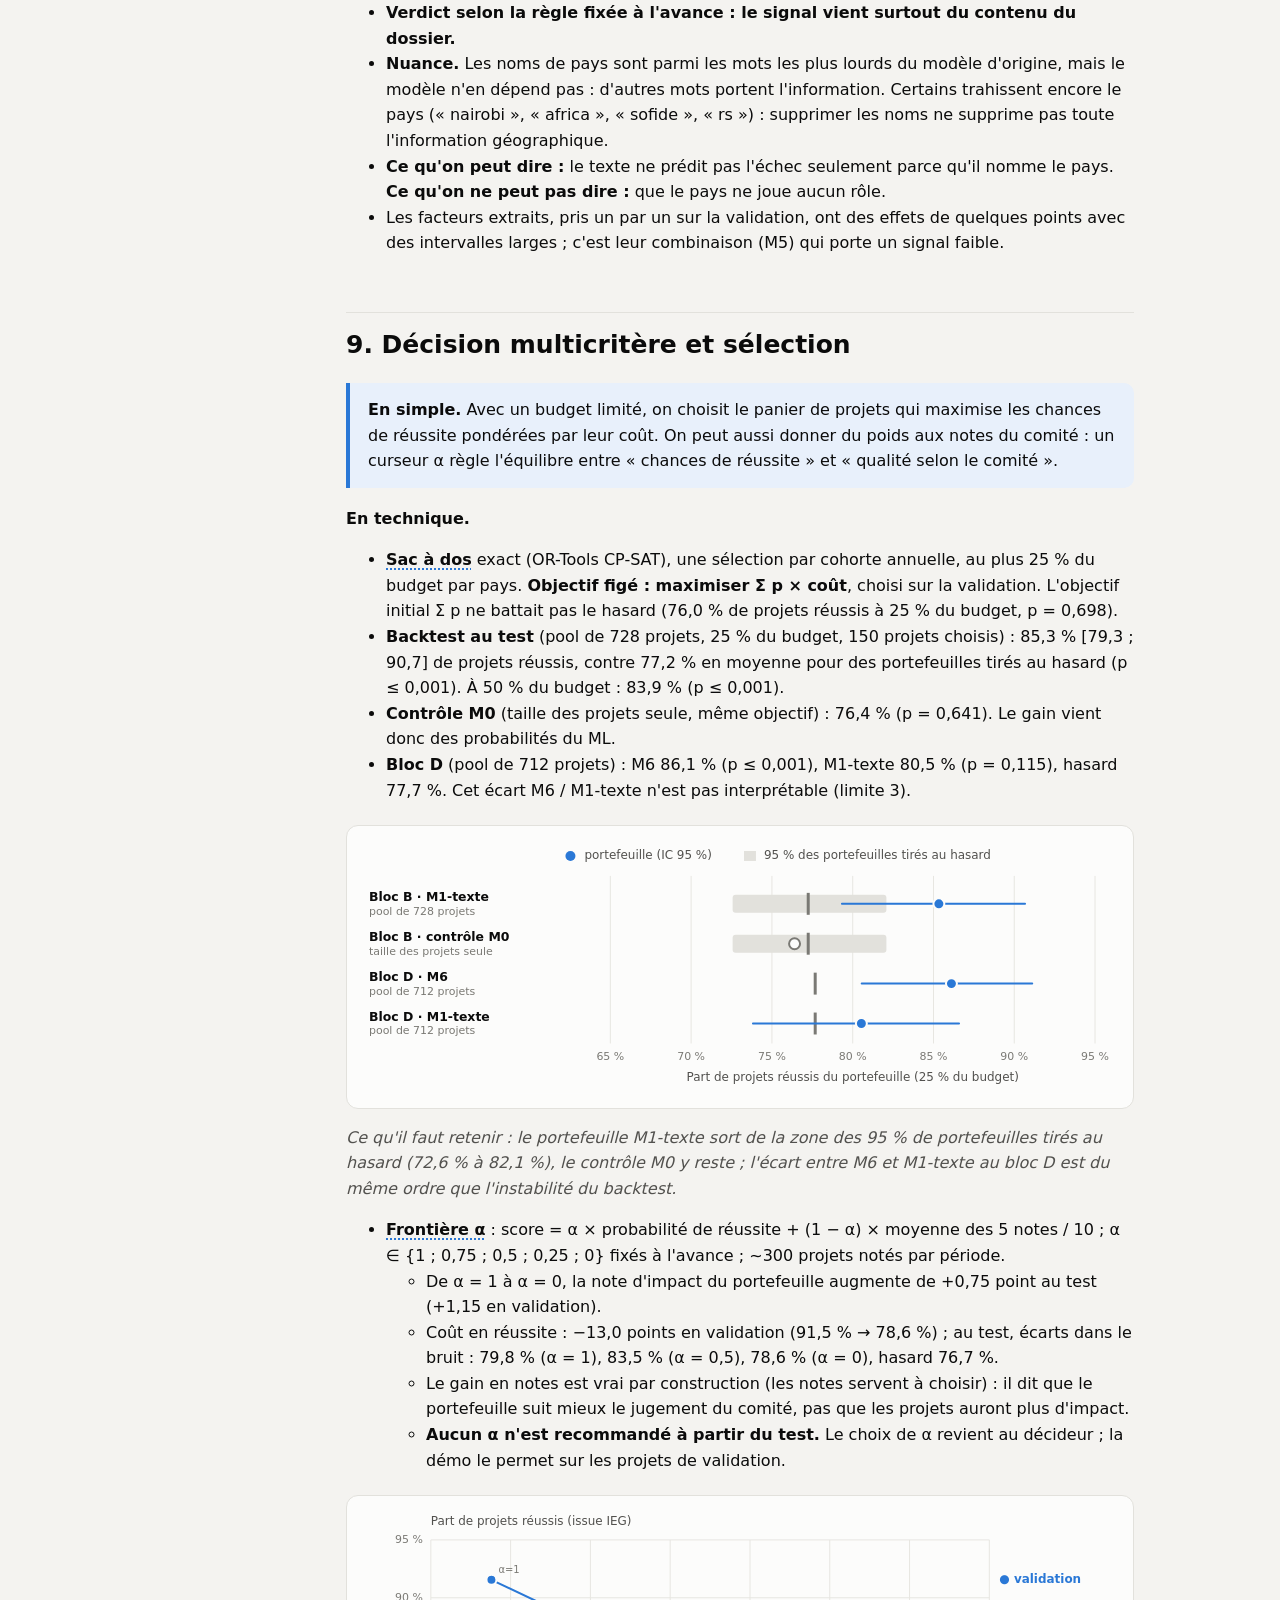
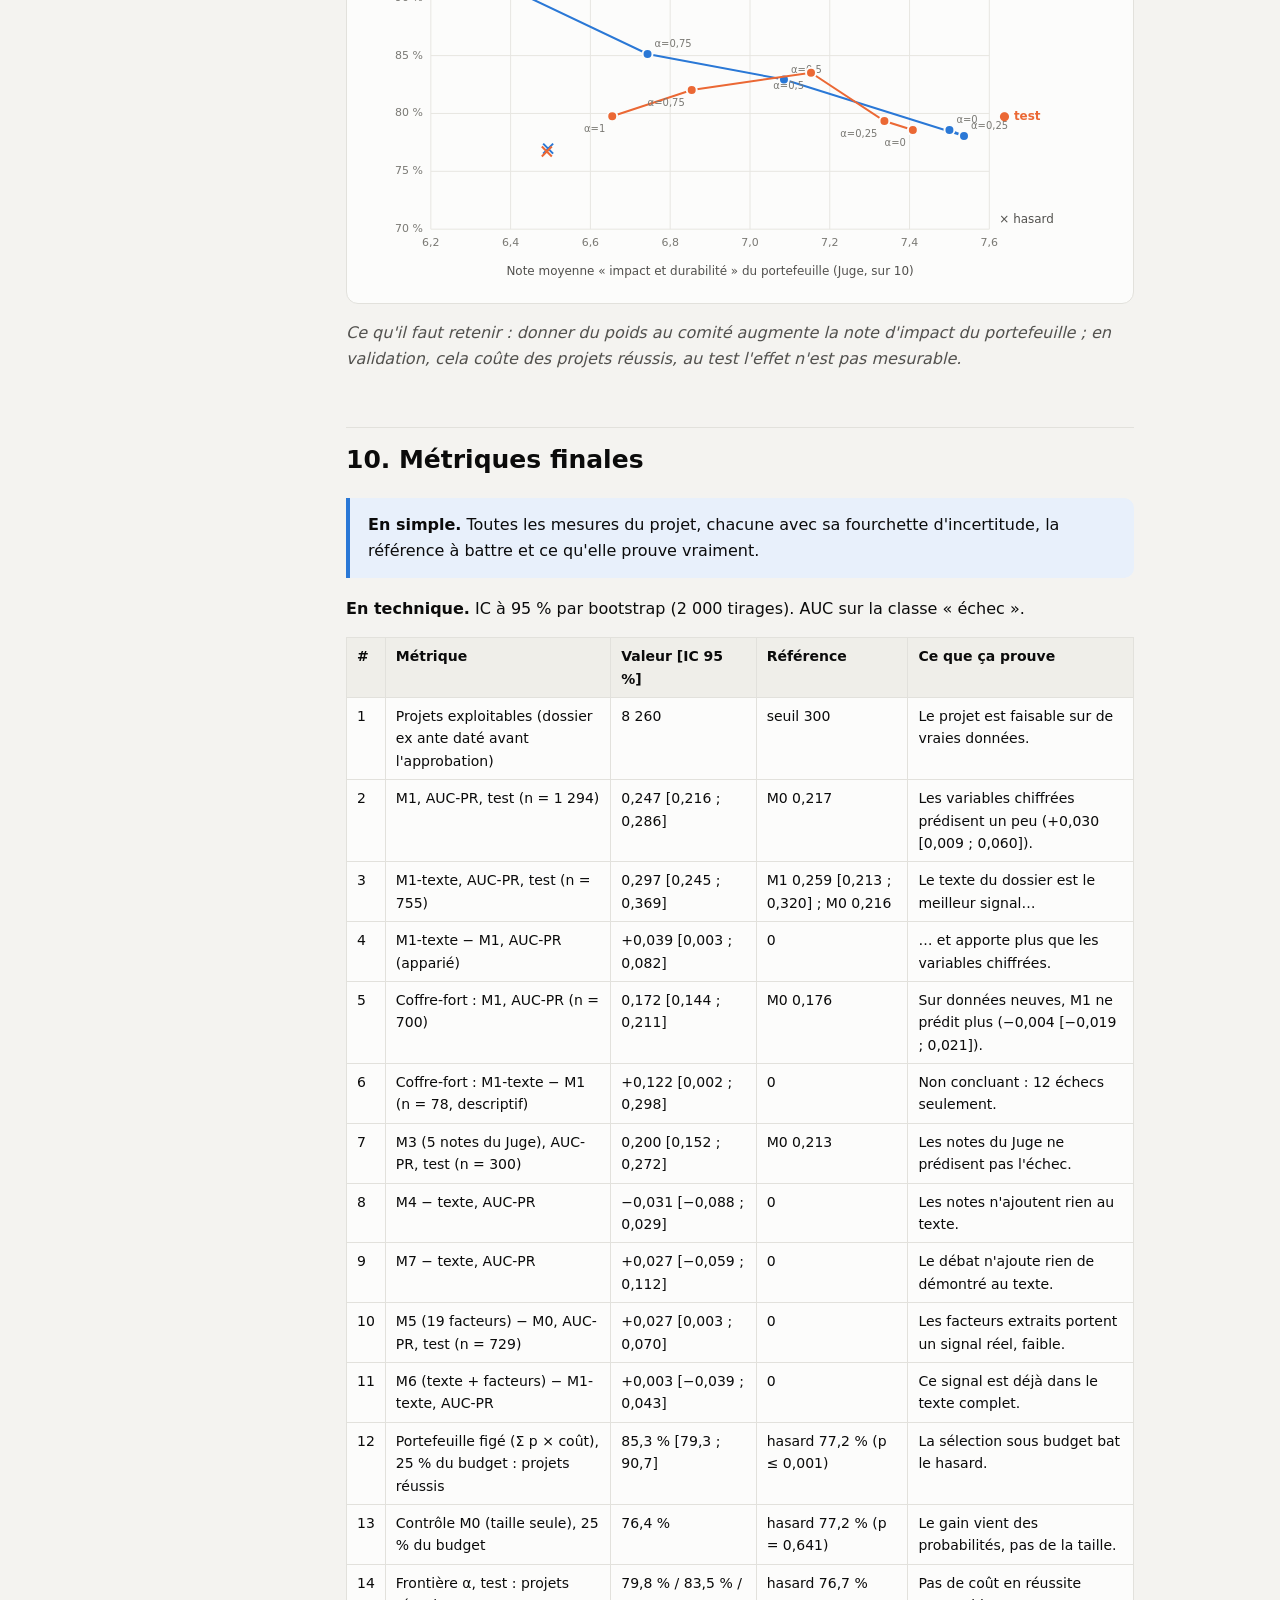
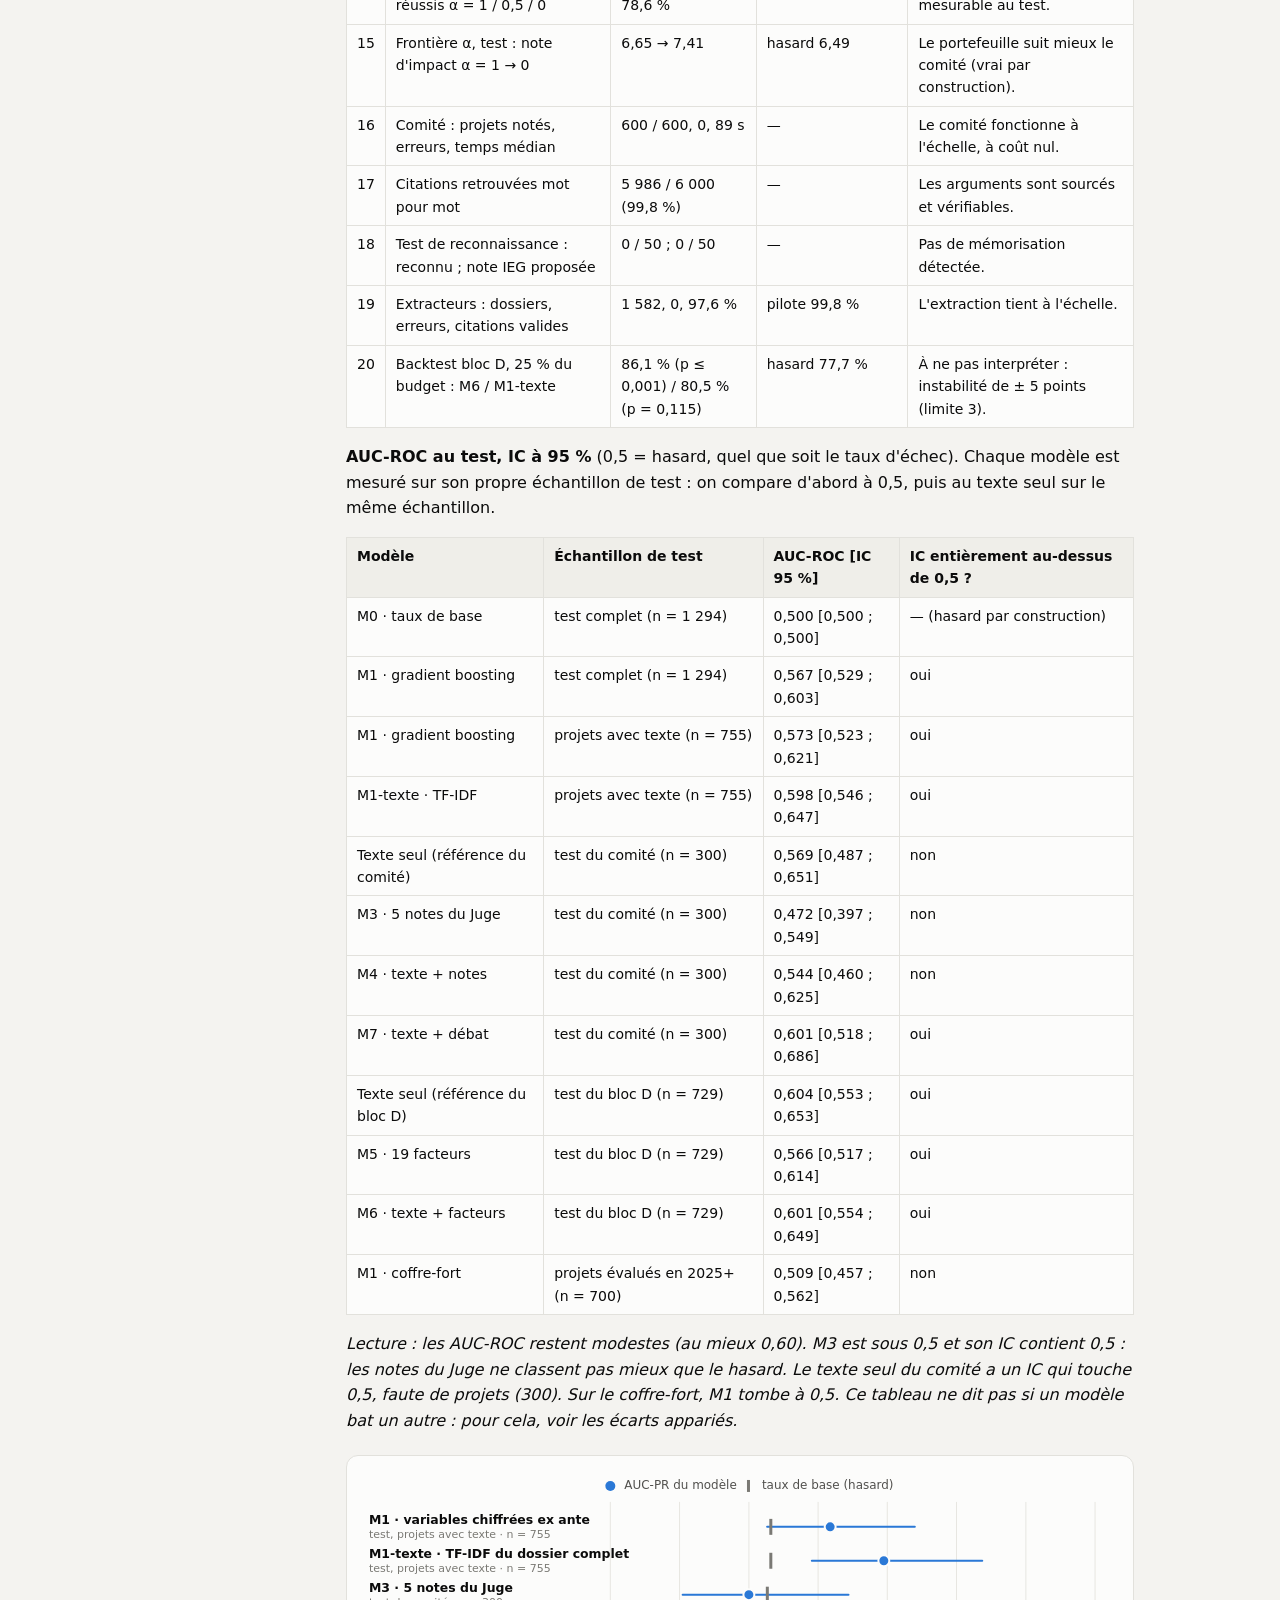
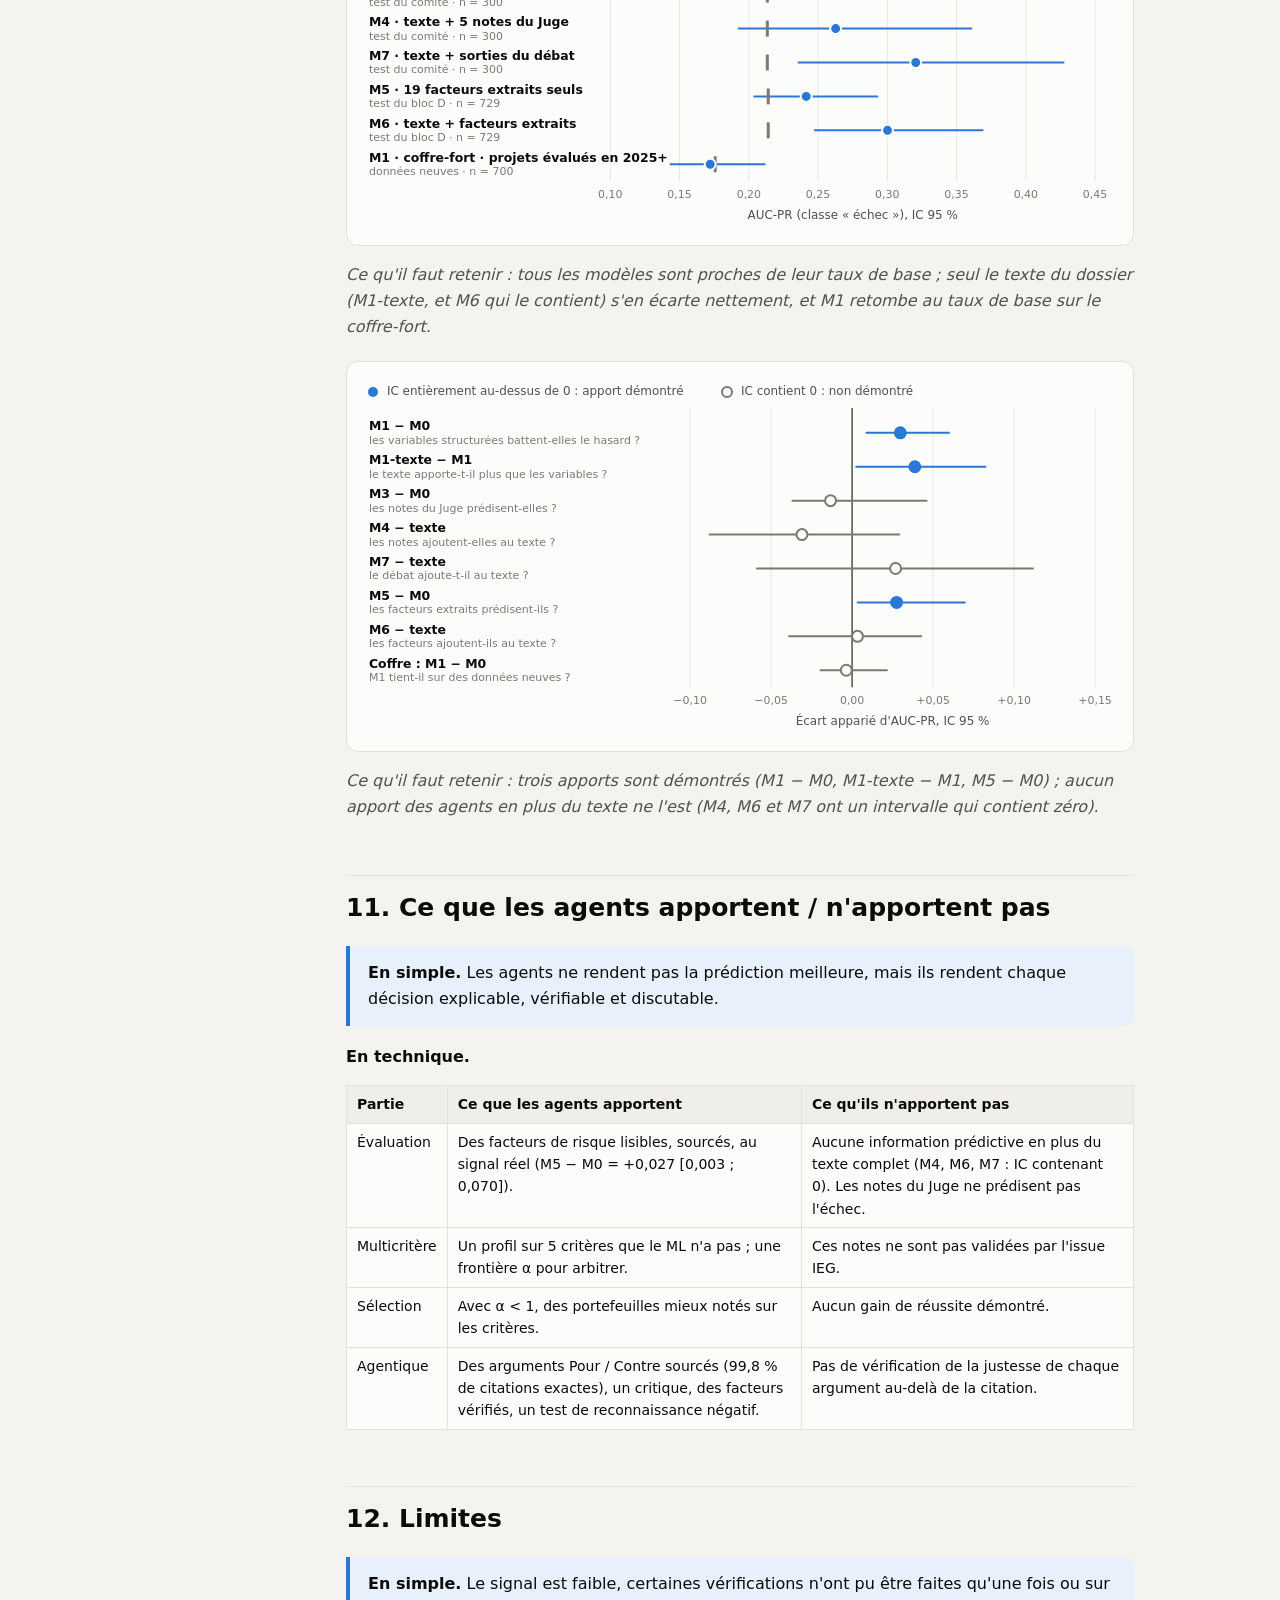
<file: docs/rapport.html>
<!DOCTYPE html>
<html lang="fr">
<head>
<meta charset="utf-8">
<meta name="viewport" content="width=device-width, initial-scale=1">
<title>InvestAgents : rapport final</title>
<meta name="description" content="Rapport final du projet InvestAgents : agents d'IA et machine
learning pour évaluer et sélectionner des projets de la Banque mondiale.">
<!-- Fichier généré par `uv run python -m investagents.report.build` (ne pas modifier). -->
<style>:root { --blue:#2a78d6; --blue-soft:#e8f0fb; --ink:#0b0b0b; --ink2:#52514e; --muted:#7a7974;
  --line:#e2e1dc; --bg:#f4f3f0; --card:#fcfcfb; --orange:#eb6834; }
* { box-sizing:border-box; }
html { scroll-behavior:smooth; }
body { margin:0; background:var(--bg); color:var(--ink); line-height:1.6;
  font:16px/1.6 system-ui,-apple-system,"Segoe UI",Roboto,sans-serif; }
.layout { display:grid; grid-template-columns:270px minmax(0,1fr); max-width:1240px; margin:0 auto; }
nav.toc { position:sticky; top:0; align-self:start; height:100vh; overflow:auto; padding:28px 18px;
  border-right:1px solid var(--line); font-size:14px; }
nav.toc .brand { font-weight:700; font-size:16px; margin-bottom:4px; }
nav.toc .sub { color:var(--muted); font-size:12.5px; margin-bottom:18px; }
nav.toc a { display:block; color:var(--ink2); text-decoration:none; padding:5px 8px; border-radius:6px; }
nav.toc a:hover, nav.toc a.active { background:var(--blue-soft); color:var(--ink); }
nav.toc .links { margin-top:18px; padding-top:14px; border-top:1px solid var(--line); }
main { padding:40px 56px 80px; max-width:900px; }
main > p:first-of-type { margin-top:0; }
h1 { font-size:34px; line-height:1.2; margin:0 0 14px; letter-spacing:-0.01em; }
h2 { font-size:25px; margin:56px 0 14px; padding-top:12px; border-top:1px solid var(--line);
  scroll-margin-top:16px; }
h3 { font-size:18px; margin:26px 0 8px; }
a { color:var(--blue); }
a.gl { color:inherit; text-decoration:underline dotted var(--blue); text-underline-offset:3px;
  text-decoration-thickness:2px; }
a.gl:hover { color:var(--blue); }
blockquote { margin:18px 0; padding:14px 18px; background:var(--blue-soft); border-left:4px solid var(--blue);
  border-radius:0 10px 10px 0; }
blockquote p { margin:0; }
code { background:#ecebe6; padding:1px 5px; border-radius:4px; font-size:0.9em; }
pre { background:#1d1d1b; color:#f0efec; padding:16px; border-radius:10px; overflow:auto; font-size:13px; }
pre code { background:none; color:inherit; padding:0; }
table { border-collapse:collapse; width:100%; margin:16px 0; font-size:14px; background:var(--card); }
th, td { border:1px solid var(--line); padding:7px 10px; text-align:left; vertical-align:top; }
th { background:#efeee9; }
figure { margin:22px 0 6px; padding:14px; background:var(--card); border:1px solid var(--line);
  border-radius:12px; overflow-x:auto; }
figure svg { max-width:100%; height:auto; display:block; }
figure + p em, figure + p { color:var(--ink2); }
.sommaire { background:var(--card); border:1px solid var(--line); border-radius:12px; padding:14px 22px; }
.sommaire ol { margin:6px 0 0; padding-left:20px; columns:2; column-gap:28px; }
.sommaire li { break-inside:avoid; }
.glossary { display:grid; gap:14px; }
.term { background:var(--card); border:1px solid var(--line); border-radius:12px; padding:14px 18px;
  scroll-margin-top:16px; }
.term:target { outline:3px solid var(--blue); }
.term h3 { margin:0 0 6px; }
.term dl { margin:0; display:grid; grid-template-columns:150px 1fr; gap:4px 14px; font-size:15px; }
.term dt { color:var(--muted); font-weight:600; }
.term dd { margin:0; }
.term .back { font-size:13.5px; text-decoration:none; }
.flash { animation:flash 1.6s ease-out; }
@keyframes flash { from { background:#ffe9a8; } to { background:transparent; } }
@media (max-width:900px) { .layout { display:block; } nav.toc { display:none; } main { padding:24px 18px; }
  .sommaire ol { columns:1; } .term dl { grid-template-columns:1fr; } }
@media print {
  @page { size:A4; margin:16mm 15mm; }
  body { background:#fff; font-size:10.5pt; }
  .layout { display:block; } nav.toc { display:none; }
  main { padding:0; max-width:none; }
  h2 { break-before:auto; break-after:avoid; border-top:none; margin-top:18pt; }
  h2#s-10, h2#s-15 { break-before:page; }
  figure, blockquote, table, .term, pre { break-inside:avoid; }
  pre { white-space:pre-wrap; font-size:8.5pt; }
  table { font-size:8.8pt; }
  a { color:inherit; }
}
</style>
</head>
<body>
<div class="layout">
<nav class="toc" aria-label="Sommaire">
<div class="brand">InvestAgents</div>
<div class="sub">Rapport final · sujet n°10</div>
<a href="#s-0">0. Résumé en une page</a><a href="#s-1">1. Contexte et question de recherche</a><a href="#s-2">2. Données</a><a href="#s-3">3. Anti-fuite</a><a href="#s-4">4. Protocole d&#x27;évaluation</a><a href="#s-5">5. Modèles ML</a><a href="#s-6">6. Agents juges (bloc C)</a><a href="#s-7">7. Agents extracteurs (bloc D)</a><a href="#s-8">8. Ce qui prédit vraiment l&#x27;échec : la part du pays (bloc E)</a><a href="#s-9">9. Décision multicritère et sélection</a><a href="#s-10">10. Métriques finales</a><a href="#s-11">11. Ce que les agents apportent / n&#x27;apportent pas</a><a href="#s-12">12. Limites</a><a href="#s-13">13. Reproductibilité</a><a href="#s-14">14. Attributions et usage de l&#x27;IA</a><a href="#s-15">15. Glossaire</a>
<div class="links"><a href="index.html">← Vitrine du projet</a>
<a href="https://github.com/frikaya12/investagents">Code sur GitHub</a></div>
</nav>
<main>
<h1>InvestAgents : rapport final</h1>
<p><em>Projet de Machine Learning, sujet n°10 : « IA agentique pour la décision d'investissement
multicritère : évaluation et sélection de projets d'investissement ». Auteure : Aya (élève
ingénieure, data science / IA). Novembre 2026.</em></p>
<p><em>Ce document existe en trois versions identiques : <code>reports/rapport_final.md</code>, <code>docs/rapport.html</code>
(avec sommaire et glossaire cliquables) et <code>reports/rapport_final.pdf</code>. Les trois sont générées par
<code>uv run python -m investagents.report.build</code> à partir des fichiers de résultats du dépôt : aucun
chiffre n'est tapé à la main, et un test automatique vérifie que chaque chiffre correspond aux JSON
de résultats.</em></p>
<div class="sommaire" id="sommaire"><strong>Sommaire</strong><ol start="0"><li><a href="#s-0">Résumé en une page</a></li><li><a href="#s-1">Contexte et question de recherche</a></li><li><a href="#s-2">Données</a></li><li><a href="#s-3">Anti-fuite</a></li><li><a href="#s-4">Protocole d&#x27;évaluation</a></li><li><a href="#s-5">Modèles ML</a></li><li><a href="#s-6">Agents juges (bloc C)</a></li><li><a href="#s-7">Agents extracteurs (bloc D)</a></li><li><a href="#s-8">Ce qui prédit vraiment l&#x27;échec : la part du pays (bloc E)</a></li><li><a href="#s-9">Décision multicritère et sélection</a></li><li><a href="#s-10">Métriques finales</a></li><li><a href="#s-11">Ce que les agents apportent / n&#x27;apportent pas</a></li><li><a href="#s-12">Limites</a></li><li><a href="#s-13">Reproductibilité</a></li><li><a href="#s-14">Attributions et usage de l&#x27;IA</a></li><li><a href="#s-15">Glossaire</a></li></ol></div><h2 id="s-0">0. Résumé en une page</h2>
<blockquote>
<p><strong>En simple.</strong> La Banque mondiale finance des milliers de projets ; 26,8 % des projets de notre
recensement sont jugés en échec une fois terminés. Nous avons demandé à des agents d'IA de lire le dossier écrit <em>avant</em>
le financement, de débattre du projet et de le noter, puis à un optimiseur de choisir quels
projets financer avec un budget limité. Nous avons comparé tout cela à des modèles de machine
learning classiques, sur des projets que personne n'avait regardés.</p>
</blockquote>
<p><strong>La question.</strong> Un comité d'agents d'IA qui lit les dossiers d'évaluation classe-t-il les projets
mieux qu'un modèle de machine learning classique ? Ses notes apportent-elles une information en
plus ?</p>
<p><strong>La méthode en 5 lignes.</strong></p>
<ol>
<li>8 260 vrais projets de la Banque mondiale, avec la note finale de l'<a class="gl" id="ref-g-ieg" href="#g-ieg">IEG</a>
(succès ou échec) comme vérité terrain.</li>
<li>Des règles anti-fuite strictes : seuls des documents datés <em>avant</em> l'approbation, noms masqués,
<a class="gl" id="ref-g-decoupage-temporel" href="#g-decoupage-temporel">découpage temporel</a> (on apprend sur le passé, on teste sur l'avenir).</li>
<li>Des modèles de référence : <a class="gl" id="ref-g-gradient-boosting" href="#g-gradient-boosting">gradient boosting</a> sur des variables chiffrées, et
<a class="gl" id="ref-g-tf-idf" href="#g-tf-idf">TF-IDF</a> + <a class="gl" id="ref-g-regression-logistique" href="#g-regression-logistique">régression logistique</a> sur le texte du dossier.</li>
<li>Deux familles d'<a class="gl" id="ref-g-agent" href="#g-agent">agents</a> : des <em>juges</em> (débat Pour / Contre, critique, Juge sur 5
critères) et des <em>extracteurs</em> (19 facteurs de risque factuels avec citations).</li>
<li>Un optimiseur (<a class="gl" id="ref-g-sac-a-dos-cp-sat" href="#g-sac-a-dos-cp-sat">sac à dos (CP-SAT)</a>) qui choisit un portefeuille sous budget, testé contre
des portefeuilles tirés au hasard.</li>
</ol>
<p><strong>Les 5 résultats clés.</strong></p>
<ol>
<li><strong>Le ML prédit l'échec, mais faiblement.</strong> Le meilleur modèle (texte du dossier) obtient une
<a class="gl" id="ref-g-auc-pr" href="#g-auc-pr">AUC-PR</a> de 0,297 [0,245 ; 0,369] au test, contre 0,216 pour le hasard. Sur des données
neuves (le <a class="gl" id="ref-g-coffre-fort" href="#g-coffre-fort">coffre-fort</a>), le modèle à variables chiffrées tombe au niveau du hasard.</li>
<li><strong>Les agents juges n'ajoutent pas d'information prédictive.</strong> Leurs 5 notes ne prédisent pas
l'échec (0,200 [0,152 ; 0,272] contre un taux de base de 0,213).</li>
<li><strong>Les agents extracteurs produisent des facteurs lisibles et un peu prédictifs</strong>
(écart avec le hasard : +0,027 [0,003 ; 0,070]), mais n'apportent rien de plus que le texte complet
(+0,003 [−0,039 ; 0,043]).</li>
<li><strong>Les agents justifient chaque décision avec des sources vérifiées</strong> :
99,8 % des citations retrouvées mot pour mot, 0 / 50 projet reconnu
de mémoire.</li>
<li><strong>La sélection sous budget bat le hasard</strong> au test (85,3 % de projets réussis contre
77,2 %, p ≤ 0,001), grâce aux probabilités du ML et non à la taille des projets.</li>
</ol>
<p><strong>Conclusion.</strong> <em>Le ML prédit faiblement ; les agents justifient chaque décision avec des sources
vérifiées et extraient des facteurs de risque lisibles et prédictifs, mais n'ajoutent rien au texte
complet.</em> Le résultat principal est donc <strong>négatif</strong> pour la question de recherche, et
<strong>positif</strong> pour l'explication des décisions.</p>
<h2 id="s-1">1. Contexte et question de recherche</h2>
<blockquote>
<p><strong>En simple.</strong> Choisir des projets à financer, c'est décider sous incertitude, avec plusieurs
critères et un budget. Le sujet demande si des agents d'IA peuvent aider à <em>évaluer</em> les projets
puis à les <em>sélectionner</em>. Nous avons pris de vrais projets dont on connaît la fin pour pouvoir
vérifier.</p>
</blockquote>
<p><strong>En technique.</strong> Le sujet se décompose mot par mot :</p>
<table>
<thead>
<tr>
<th>Mot de l'énoncé</th>
<th>Ce que nous avons construit</th>
</tr>
</thead>
<tbody>
<tr>
<td><strong>IA agentique</strong></td>
<td>Un comité de <a class="gl" id="ref-g-llm" href="#g-llm">LLM</a> à rôles (avocat Pour, avocat Contre, critique, Juge) orchestré par <a class="gl" id="ref-g-langgraph" href="#g-langgraph">LangGraph</a>, et des agents extracteurs de facteurs (sections 6 et 7).</td>
</tr>
<tr>
<td><strong>Décision d'investissement</strong></td>
<td>Choisir quels projets financer sous un budget fixé (section 9).</td>
</tr>
<tr>
<td><strong>Multicritère</strong></td>
<td>5 critères inspirés des <a class="gl" id="ref-g-criteres-ocde-cad" href="#g-criteres-ocde-cad">critères OCDE-CAD</a> : pertinence, efficience économique, faisabilité, risque, impact et durabilité ; combinés avec la probabilité de réussite par la <a class="gl" id="ref-g-frontiere" href="#g-frontiere">frontière α</a> (section 9).</td>
</tr>
<tr>
<td><strong>Évaluation</strong></td>
<td>Prédire, avant l'approbation, si un projet sera en échec selon l'IEG (sections 5 à 8).</td>
</tr>
<tr>
<td><strong>Sélection</strong></td>
<td>Sac à dos exact sous budget avec plafond par pays, comparé au hasard (section 9).</td>
</tr>
</tbody>
</table>
<p><strong>Question de recherche.</strong> Le comité d'agents classe-t-il les projets mieux qu'un gradient boosting
sur variables structurées ou qu'un modèle de texte simple ? Ses notes apportent-elles une
information en plus ? Vérité terrain : la note de résultat de l'IEG, binarisée en <em>succès</em>
(HS, S, MS) contre <em>échec</em> (MU, U, HU).</p>
<figure><svg xmlns="http://www.w3.org/2000/svg" viewBox="0 0 760 120" width="760" height="120" role="img" aria-label="Pipeline InvestAgents" font-family="system-ui, -apple-system, 'Segoe UI', Roboto, sans-serif"><title>Pipeline InvestAgents</title><rect width="760" height="120" fill="#fcfcfb"/><defs><marker id="arr" viewBox="0 0 10 10" refX="9" refY="5" markerWidth="7" markerHeight="7" orient="auto"><path d="M0,0L10,5L0,10z" fill="#52514e"/></marker></defs><rect x="10" y="30" width="124" height="56" rx="8" fill="#e8f0fb" stroke="#2a78d6" stroke-width="1.5"/><text x="72.0" y="50.0" font-size="12.5" fill="#0b0b0b" text-anchor="middle" font-weight="600" dominant-baseline="middle">Données</text><text x="72.0" y="68.0" font-size="10.5" fill="#52514e" text-anchor="middle" font-weight="400" dominant-baseline="middle">IEG + dossiers ex ante</text><rect x="162" y="30" width="124" height="56" rx="8" fill="#e8f0fb" stroke="#2a78d6" stroke-width="1.5"/><text x="224.0" y="50.0" font-size="12.5" fill="#0b0b0b" text-anchor="middle" font-weight="600" dominant-baseline="middle">Anti-fuite</text><text x="224.0" y="68.0" font-size="10.5" fill="#52514e" text-anchor="middle" font-weight="400" dominant-baseline="middle">dates, masquage</text><line x1="136" y1="58" x2="159" y2="58" stroke="#52514e" stroke-width="1.5" marker-end="url(#arr)"/><rect x="314" y="30" width="124" height="56" rx="8" fill="#e8f0fb" stroke="#2a78d6" stroke-width="1.5"/><text x="376.0" y="50.0" font-size="12.5" fill="#0b0b0b" text-anchor="middle" font-weight="600" dominant-baseline="middle">ML</text><text x="376.0" y="68.0" font-size="10.5" fill="#52514e" text-anchor="middle" font-weight="400" dominant-baseline="middle">M1, M1-texte</text><line x1="288" y1="58" x2="311" y2="58" stroke="#52514e" stroke-width="1.5" marker-end="url(#arr)"/><rect x="466" y="30" width="124" height="56" rx="8" fill="#e8f0fb" stroke="#2a78d6" stroke-width="1.5"/><text x="528.0" y="50.0" font-size="12.5" fill="#0b0b0b" text-anchor="middle" font-weight="600" dominant-baseline="middle">Agents</text><text x="528.0" y="68.0" font-size="10.5" fill="#52514e" text-anchor="middle" font-weight="400" dominant-baseline="middle">juges + extracteurs</text><line x1="440" y1="58" x2="463" y2="58" stroke="#52514e" stroke-width="1.5" marker-end="url(#arr)"/><rect x="618" y="30" width="124" height="56" rx="8" fill="#e8f0fb" stroke="#2a78d6" stroke-width="1.5"/><text x="680.0" y="50.0" font-size="12.5" fill="#0b0b0b" text-anchor="middle" font-weight="600" dominant-baseline="middle">Sélection</text><text x="680.0" y="68.0" font-size="10.5" fill="#52514e" text-anchor="middle" font-weight="400" dominant-baseline="middle">sac à dos, budget</text><line x1="592" y1="58" x2="615" y2="58" stroke="#52514e" stroke-width="1.5" marker-end="url(#arr)"/><text x="380.0" y="108.0" font-size="11.5" fill="#7a7974" text-anchor="middle" font-weight="400" dominant-baseline="middle">Vérité terrain : note IEG (échec = MU/U/HU) · 8 260 projets avec dossier exploitable</text></svg></figure>
<p><em>Ce qu'il faut retenir : chaque étape alimente la suivante, et la vérité terrain (la note IEG)
n'est jamais montrée aux agents ni aux modèles avant l'évaluation.</em></p>
<h2 id="s-2">2. Données</h2>
<blockquote>
<p><strong>En simple.</strong> Pour chaque projet, nous avons la note finale de l'évaluateur indépendant de la
Banque mondiale, et le dossier écrit avant le financement. Nous cherchons à prédire les échecs,
qui sont minoritaires.</p>
</blockquote>
<p><strong>En technique.</strong></p>
<ul>
<li><strong>Notes IEG</strong> (licence CC BY 4.0) : note de résultat de chaque projet évalué. Cible
<code>failure = 1</code> si MU, U ou HU (classe minoritaire).</li>
<li><strong>Dossiers ex ante</strong> (<a class="gl" id="ref-g-pad" href="#g-pad">PAD</a> ou <em>Staff Appraisal Report</em>) : World Bank Documents &amp; Reports API,
en anglais, texte d'au moins 10 000 caractères, daté strictement avant l'approbation.</li>
<li><strong>Recensement (phase 1)</strong> : 8 260 projets notés ont un dossier exploitable
(seuil go / no-go : 300), dont 2 210 en échec.</li>
<li><strong>Variables structurées</strong> (pour M1) : région, pratique et secteur, type d'instrument et
d'accord, exercice d'approbation, montant à l'approbation (relevés IDA/IBRD, jamais le montant
actuel), indicateurs pays (WDI). 11 541 projets notés
avec ces variables : 9 004 pour l'entraînement, 1 243 pour la validation, 1 294
pour le test.</li>
<li><strong>Avec texte</strong> (pour M1-texte) : 5 810 / 869 / 755.</li>
<li><strong>Dérive</strong> : le taux d'échec baisse avec le temps, 28 % à l'entraînement, 23 %
en validation, 22 % au test, 17,6 % sur le coffre-fort. C'est un
<a class="gl" id="ref-g-decalage-de-domaine" href="#g-decalage-de-domaine">décalage de domaine</a>, corrigé par recalibration sur la validation.</li>
</ul>
<h2 id="s-3">3. Anti-fuite</h2>
<blockquote>
<p><strong>En simple.</strong> Un modèle qui « voit l'avenir » a des scores trop beaux et inutiles. Nous avons
donc interdit tout document écrit après l'approbation, masqué les noms des projets, et vérifié que
le LLM ne reconnaissait pas les projets de mémoire.</p>
</blockquote>
<p><strong>En technique.</strong> La <a class="gl" id="ref-g-fuite-de-donnees" href="#g-fuite-de-donnees">fuite de données</a> est la première menace d'un tel projet. Quatre barrières :</p>
<ol>
<li><strong>Dates.</strong> Seuls les documents datés <em>strictement avant</em> l'approbation (filtre unique
<code>src/investagents/data/leakage.py</code>, couvert par des tests). Jamais d'ICR, d'ICRR ou de PPAR
(rapports de fin de projet). La tolérance de 31 jours n'existe que comme test de sensibilité.</li>
<li><strong>Colonnes interdites.</strong> Les variables IEG post-projet sont refusées par
<code>assert_no_forbidden</code> (<code>src/investagents/ml/features.py</code>) : <code>quality_at_entry</code>,
<code>bank_performance</code>, <code>quality_of_supervision</code>, <code>me_quality</code>, <code>final_closing_fy</code> et toute colonne
<code>evaluation_*</code>. Un test échoue si l'une d'elles entre dans les variables.</li>
<li><strong>Masquage.</strong> Noms et identifiants de projets masqués côté agents ; noms de pays et de lieux
masqués (spaCy + listes GeoNames) dans le texte montré aux agents. Pas d'accès au web pour les
agents. Le texte des documents est traité comme une donnée, jamais comme une instruction.</li>
<li><strong><a class="gl" id="ref-g-test-de-reconnaissance" href="#g-test-de-reconnaissance">Test de reconnaissance</a>.</strong> Sur 50 dossiers masqués, on
demande au LLM s'il reconnaît le projet : 0 / 50 projet reconnu, 0 / 50
note IEG proposée.</li>
</ol>
<h2 id="s-4">4. Protocole d&#x27;évaluation</h2>
<blockquote>
<p><strong>En simple.</strong> On règle les modèles sur une période, on les note une seule fois sur une période
plus récente, et un dernier paquet de projets reste sous clé jusqu'à la fin. Chaque règle a été
enregistrée dans git <em>avant</em> de voir les résultats : les identifiants de commits en sont la preuve.</p>
</blockquote>
<p><strong>En technique.</strong></p>
<ul>
<li><strong><a class="gl" id="ref-g-decoupage-temporel-1" href="#g-decoupage-temporel">Découpage temporel</a></strong> sur l'exercice d'approbation : entraînement
≤ 2007, validation 2008–2011, test 2012–2017.</li>
<li><strong>Validation pour régler</strong> : tous les hyperparamètres, l'objectif de sélection et les choix de
codage sont faits sur la validation, souvent par <a class="gl" id="ref-g-validation-croisee" href="#g-validation-croisee">validation croisée</a>.</li>
<li><strong>Test une seule fois</strong> : chaque modèle est figé (fichier <code>*_frozen.json</code> commité), puis évalué
une fois sur le test, avec <a class="gl" id="ref-g-intervalle-de-confiance-bootstrap" href="#g-intervalle-de-confiance-bootstrap">IC bootstrap</a> à 95 % et
<a class="gl" id="ref-g-ecart-apparie" href="#g-ecart-apparie">écarts appariés</a>.</li>
<li><strong>Coffre-fort</strong> : projets évalués par l'IEG en exercice ≥ 2025, ouverts une seule fois à la fin.</li>
</ul>
<p><strong>Preuves dans l'historique git</strong> (règle commitée → résultat commité) :</p>
<table>
<thead>
<tr>
<th>Étape</th>
<th>Règle figée avant le résultat</th>
<th>Résultat</th>
</tr>
</thead>
<tbody>
<tr>
<td>Filtre anti-fuite</td>
<td><code>7ac3f95</code></td>
<td>—</td>
</tr>
<tr>
<td>Split temporel et coffre-fort</td>
<td><code>ab4fd2d</code></td>
<td>—</td>
</tr>
<tr>
<td>M1 et M1-texte (phase 2)</td>
<td><code>c8974e6</code>, <code>9fbad94</code></td>
<td><code>cc0cac1</code></td>
</tr>
<tr>
<td>Objectif de sélection</td>
<td><code>eb73040</code> (choisi sur la validation)</td>
<td><code>eb73040</code> (test une fois)</td>
</tr>
<tr>
<td>M1-texte du bloc B</td>
<td><code>fe7a113</code></td>
<td><code>fe7a113</code></td>
</tr>
<tr>
<td>M3 / M4 (notes du Juge)</td>
<td><code>3e5f2de</code></td>
<td><code>024d6b5</code></td>
</tr>
<tr>
<td>Coffre-fort</td>
<td><code>ab9150e</code>, amendement <code>a572980</code></td>
<td><code>ead4cbe</code></td>
</tr>
<tr>
<td>Grille des 19 facteurs</td>
<td><code>ddd4cb1</code></td>
<td>—</td>
</tr>
<tr>
<td>Pilote du bloc D</td>
<td>critères dans <code>d990604</code></td>
<td><code>2864354</code></td>
</tr>
<tr>
<td>M5 / M6</td>
<td><code>3bf9e25</code> (codage), <code>106c3f0</code> (seuils), <code>a3ccb07</code> (réglage)</td>
<td><code>43180e4</code></td>
</tr>
<tr>
<td>Part du pays (bloc E)</td>
<td><code>ef29775</code> (liste, modèle, règle de conclusion)</td>
<td>commit suivant</td>
</tr>
</tbody>
</table>
<p>Deux lignes ont la règle et le résultat dans le même commit (objectif, bloc B) : le script
enchaîne le choix sur la validation puis l'évaluation unique, sans retour en arrière possible.</p>
<h2 id="s-5">5. Modèles ML</h2>
<blockquote>
<p><strong>En simple.</strong> M0 répond toujours « taux moyen d'échec » : c'est le plancher. M1 utilise des
chiffres sur le projet et le pays. M1-texte lit les mots du dossier. Une petite correction finale
rend leurs probabilités honnêtes.</p>
</blockquote>
<p><strong>En technique.</strong></p>
<ul>
<li><strong>M0</strong> : prédit le <a class="gl" id="ref-g-taux-de-base" href="#g-taux-de-base">taux de base</a> pour tous les projets (AUC-PR = taux de base).</li>
<li><strong>M1</strong> : <a class="gl" id="ref-g-gradient-boosting-1" href="#g-gradient-boosting">gradient boosting</a> (<code>HistGradientBoostingClassifier</code>) sur variables structurées ex
ante (jeu <code>base+wdi</code>). AUC-PR 0,307 en validation ; au test,
0,247 [0,216 ; 0,286] contre 0,217 pour M0 ; écart apparié +0,030 [0,009 ; 0,060] ;
<a class="gl" id="ref-g-test-de-permutation" href="#g-test-de-permutation">test de permutation</a> : p = 0,015. <a class="gl" id="ref-g-auc-roc" href="#g-auc-roc">AUC-ROC</a> 0,567 [0,529 ; 0,603].</li>
<li><strong>M1-texte</strong> : <a class="gl" id="ref-g-tf-idf-1" href="#g-tf-idf">TF-IDF</a> du dossier complet + <a class="gl" id="ref-g-regression-logistique-1" href="#g-regression-logistique">régression logistique</a> (C = 1, réglé sur la
validation, AUC-PR 0,355). Au test (projets avec texte, n = 755) :
0,297 [0,245 ; 0,369] contre 0,259 [0,213 ; 0,320] pour M1 sur les mêmes projets et 0,216
pour le hasard. Écart M1-texte − M1 : +0,039 [0,003 ; 0,082]. Fort
<a class="gl" id="ref-g-sur-apprentissage" href="#g-sur-apprentissage">sur-apprentissage</a> (AUC-PR 0,870 à l'entraînement), contenu par la
régularisation.</li>
<li><strong>Le pays revient par le texte.</strong> Les mots les plus influents sont souvent des noms de pays. Sur
la validation, masquer les lieux ne coûte qu'environ 0,01 d'AUC-PR : l'essentiel du signal ne
vient pas de l'identité du pays.</li>
<li><strong><a class="gl" id="ref-g-calibration-de-platt" href="#g-calibration-de-platt">Calibration de Platt</a></strong> apprise sur la validation seulement :
<a class="gl" id="ref-g-ece" href="#g-ece">ECE</a> 0,045 → 0,023, <a class="gl" id="ref-g-brier" href="#g-brier">Brier</a> 0,168 → 0,166. Elle
corrige la dérive avant la sélection sous budget.</li>
</ul>
<h2 id="s-6">6. Agents juges (bloc C)</h2>
<blockquote>
<p><strong>En simple.</strong> Pour chaque projet, deux agents plaident Pour et Contre sur 5 critères en citant
des phrases du dossier ; un critique juge leurs arguments ; ils se corrigent ; un Juge note.
Python vérifie que chaque phrase citée existe. Le comité est fiable et transparent, mais ses notes
ne prédisent pas l'échec.</p>
</blockquote>
<p><strong>En technique.</strong> Graphe <a class="gl" id="ref-g-langgraph-1" href="#g-langgraph">LangGraph</a>, sorties JSON validées par Pydantic, prompts adaptés de
DIALECTIC (licence MIT), <a class="gl" id="ref-g-llm-1" href="#g-llm">LLM</a> Qwen2.5 7B via Ollama, sur 2 GPU T4 gratuits (Kaggle), 0 €, aucune API payante.</p>
<figure><svg xmlns="http://www.w3.org/2000/svg" viewBox="0 0 760 250" width="760" height="250" role="img" aria-label="Architecture du comité d&#x27;agents juges" font-family="system-ui, -apple-system, 'Segoe UI', Roboto, sans-serif"><title>Architecture du comité d&#x27;agents juges</title><rect width="760" height="250" fill="#fcfcfb"/><defs><marker id="arr" viewBox="0 0 10 10" refX="9" refY="5" markerWidth="7" markerHeight="7" orient="auto"><path d="M0,0L10,5L0,10z" fill="#52514e"/></marker></defs><rect x="10" y="20" width="150" height="56" rx="8" fill="#e8f0fb" stroke="#2a78d6" stroke-width="1.5"/><text x="85.0" y="40.0" font-size="12.5" fill="#0b0b0b" text-anchor="middle" font-weight="600" dominant-baseline="middle">Dossier ex ante</text><text x="85.0" y="58.0" font-size="10.5" fill="#52514e" text-anchor="middle" font-weight="400" dominant-baseline="middle">masqué, daté avant</text><rect x="200" y="20" width="150" height="56" rx="8" fill="#e8f0fb" stroke="#2a78d6" stroke-width="1.5"/><text x="275.0" y="40.0" font-size="12.5" fill="#0b0b0b" text-anchor="middle" font-weight="600" dominant-baseline="middle">Phrases clés</text><text x="275.0" y="58.0" font-size="10.5" fill="#52514e" text-anchor="middle" font-weight="400" dominant-baseline="middle">numérotées [S1]…[Sn]</text><rect x="390" y="10" width="170" height="36" rx="8" fill="#e8f0fb" stroke="#2a78d6" stroke-width="1.5"/><text x="475.0" y="28.0" font-size="12.5" fill="#0b0b0b" text-anchor="middle" font-weight="600" dominant-baseline="middle">Avocat Pour</text><rect x="390" y="54" width="170" height="36" rx="8" fill="#fdeee7" stroke="#eb6834" stroke-width="1.5"/><text x="475.0" y="72.0" font-size="12.5" fill="#0b0b0b" text-anchor="middle" font-weight="600" dominant-baseline="middle">Avocat Contre</text><rect x="600" y="20" width="150" height="56" rx="8" fill="#e8f0fb" stroke="#2a78d6" stroke-width="1.5"/><text x="675.0" y="40.0" font-size="12.5" fill="#0b0b0b" text-anchor="middle" font-weight="600" dominant-baseline="middle">Critique</text><text x="675.0" y="58.0" font-size="10.5" fill="#52514e" text-anchor="middle" font-weight="400" dominant-baseline="middle">fort / faible / non étayé</text><rect x="600" y="130" width="150" height="56" rx="8" fill="#e8f0fb" stroke="#2a78d6" stroke-width="1.5"/><text x="675.0" y="150.0" font-size="12.5" fill="#0b0b0b" text-anchor="middle" font-weight="600" dominant-baseline="middle">Raffinement</text><text x="675.0" y="168.0" font-size="10.5" fill="#52514e" text-anchor="middle" font-weight="400" dominant-baseline="middle">1 tour de réécriture</text><rect x="390" y="130" width="170" height="56" rx="8" fill="#e8f0fb" stroke="#2a78d6" stroke-width="1.5"/><text x="475.0" y="150.0" font-size="12.5" fill="#0b0b0b" text-anchor="middle" font-weight="600" dominant-baseline="middle">Juge</text><text x="475.0" y="168.0" font-size="10.5" fill="#52514e" text-anchor="middle" font-weight="400" dominant-baseline="middle">5 critères, grille à ancres</text><rect x="200" y="130" width="150" height="56" rx="8" fill="#eef7f2" stroke="#1baf7a" stroke-width="1.5"/><text x="275.0" y="150.0" font-size="12.5" fill="#0b0b0b" text-anchor="middle" font-weight="600" dominant-baseline="middle">Vérification</text><text x="275.0" y="168.0" font-size="10.5" fill="#52514e" text-anchor="middle" font-weight="400" dominant-baseline="middle">citations en Python</text><rect x="10" y="130" width="150" height="56" rx="8" fill="#e8f0fb" stroke="#2a78d6" stroke-width="1.5"/><text x="85.0" y="150.0" font-size="12.5" fill="#0b0b0b" text-anchor="middle" font-weight="600" dominant-baseline="middle">Notes + arguments</text><text x="85.0" y="168.0" font-size="10.5" fill="#52514e" text-anchor="middle" font-weight="400" dominant-baseline="middle">sourcés, JSON validé</text><line x1="160" y1="48" x2="197" y2="48" stroke="#52514e" stroke-width="1.5" marker-end="url(#arr)"/><line x1="350" y1="40" x2="387" y2="28" stroke="#52514e" stroke-width="1.5" marker-end="url(#arr)"/><line x1="350" y1="56" x2="387" y2="72" stroke="#52514e" stroke-width="1.5" marker-end="url(#arr)"/><line x1="560" y1="28" x2="597" y2="40" stroke="#52514e" stroke-width="1.5" marker-end="url(#arr)"/><line x1="560" y1="72" x2="597" y2="58" stroke="#52514e" stroke-width="1.5" marker-end="url(#arr)"/><line x1="675" y1="76" x2="675" y2="127" stroke="#52514e" stroke-width="1.5" marker-end="url(#arr)"/><line x1="600" y1="158" x2="563" y2="158" stroke="#52514e" stroke-width="1.5" marker-end="url(#arr)"/><line x1="390" y1="158" x2="353" y2="158" stroke="#52514e" stroke-width="1.5" marker-end="url(#arr)"/><line x1="200" y1="158" x2="163" y2="158" stroke="#52514e" stroke-width="1.5" marker-end="url(#arr)"/><text x="380.0" y="222.0" font-size="11.5" fill="#7a7974" text-anchor="middle" font-weight="400" dominant-baseline="middle">Pour chacun des 5 critères : pertinence, efficience économique, faisabilité, risque, impact et durabilité</text></svg></figure>
<p><em>Ce qu'il faut retenir : chaque note du Juge s'appuie sur des arguments qui citent le dossier par
numéros de phrases, et Python vérifie les citations ; aucun chiffre ne vient du LLM.</em></p>
<ul>
<li><strong>Fiabilité.</strong> 600 / 600 projets notés (300 de validation, 300 de test),
0 erreur, 89 s par projet. <a class="gl" id="ref-g-citation-verifiee" href="#g-citation-verifiee">Citations vérifiées</a> :
5 986 / 6 000 retrouvées mot pour mot (99,8 %).</li>
<li><strong>Débat utile.</strong> Le critique juge 49 % des arguments faibles et 0,7 %
non étayés ; 41 % des arguments sont réécrits au raffinement.</li>
<li><strong>Notes dispersées.</strong> Grille à ancres (exemples de notes 2, 5 et 8 par critère) : écart-type de
0,65 à 1,26 selon le critère, au plus 0,5 % de notes ≥ 9. Corrélation
moyenne entre critères : 0,21 (les critères mesurent des choses différentes).</li>
<li><strong>M3</strong> (régression logistique sur les 5 notes, réglée sur la validation) : AUC-PR
0,200 [0,152 ; 0,272] au test, taux de base 0,213 ; écart M3 − M0 : −0,013 [−0,037 ; 0,046]. Sur la
validation, l'AUC-ROC de chaque critère va de 0,42 à 0,53.</li>
<li><strong>M4</strong> (texte + 5 notes) : écart M4 − texte −0,031 [−0,088 ; 0,029].</li>
<li><strong>M7</strong> (texte + verdicts du critique + réécritures + TF-IDF des arguments Contre) : écart
M7 − texte +0,027 [−0,059 ; 0,112] ; la validation croisée annonçait l'inverse (0,345 contre
0,366 pour le texte seul).</li>
</ul>
<h2 id="s-7">7. Agents extracteurs (bloc D)</h2>
<blockquote>
<p><strong>En simple.</strong> Un autre agent lit le dossier et répond à 19 questions factuelles (combien de
composantes ? une réinstallation de populations est-elle prévue ? l'agence a-t-elle une capacité
faible ?), chaque réponse avec une citation, « non trouvé » étant permis. Ces facteurs prédisent
un peu l'échec, mais pas mieux que le texte complet.</p>
</blockquote>
<p><strong>En technique.</strong></p>
<ul>
<li><strong>Grille figée</strong> (commit <code>ddd4cb1</code>, empreinte SHA-256 testée) de 19 facteurs : composantes,
agences d'exécution, cofinanceurs, première opération, deuxième phase, réforme à adopter,
catégorie environnementale, note de risque globale, risque fiduciaire, valeurs de référence,
leçons d'un projet en difficulté, fragilité / conflit, capacité faible, fonds de contrepartie,
réinstallation, exécution décentralisée, projet pilote, risque politique, rentabilité
économique chiffrée.</li>
<li><strong>Un appel par dossier</strong> sur des phrases présélectionnées en Python dans le dossier complet ;
citations par numéros ; les nombres sont comptés en Python.</li>
<li><strong>Pilote</strong> (30 projets, critères fixés avant) : citations valides 99,8 %,
27 s par projet, 19 / 19 facteurs trouvés dans plus de 30 % des dossiers.</li>
<li><strong>Contrôle d'exactitude</strong> (pilote, facteurs vérifiables à la main) : catégorie
environnementale 14 / 15, note de risque 13 / 13. « Première opération » (1 juste
sur 3) a été exclue avant tout réglage.</li>
<li><strong>Passage complet</strong> : 1 582 dossiers, 0 erreur, citations valides
97,6 %, 28 s par projet ; « nettement pire que le pilote » selon des seuils fixés
avant : non. Table clé → projet vérifiée : 1 582 / 1 582 correspondances
exactes.</li>
<li><strong>M5</strong> (19 facteurs seuls) et <strong>M6</strong> (logit de M1-texte + facteurs) : régressions logistiques
réglées par validation croisée sur 853 projets de validation (C = 0,003). Validation
croisée : M5 0,248, M6 0,327, texte seul 0,337.</li>
<li><strong>Test</strong> (n = 729, taux de base 0,214) : M1-texte 0,297 [0,247 ; 0,372], M5
0,241 [0,204 ; 0,293], M6 0,300 [0,248 ; 0,369]. Écarts appariés : <strong>M5 − M0 = +0,027 [0,003 ; 0,070]</strong> (AUC-ROC
+0,066 [0,017 ; 0,114]) ; <strong>M6 − M1-texte = +0,003 [−0,039 ; 0,043]</strong>.</li>
</ul>
<figure><svg xmlns="http://www.w3.org/2000/svg" viewBox="0 0 760 552" width="760" height="552" role="img" aria-label="Poids des facteurs extraits dans M5" font-family="system-ui, -apple-system, 'Segoe UI', Roboto, sans-serif"><title>Poids des facteurs extraits dans M5</title><rect width="760" height="552" fill="#fcfcfb"/><line x1="339.1" x2="339.1" y1="32" y2="502" stroke="#e7e6e1"/><text x="339.1" y="516.0" font-size="11" fill="#7a7974" text-anchor="middle" font-weight="400" dominant-baseline="middle">−0,06</text><line x1="396.0" x2="396.0" y1="32" y2="502" stroke="#e7e6e1"/><text x="396.0" y="516.0" font-size="11" fill="#7a7974" text-anchor="middle" font-weight="400" dominant-baseline="middle">−0,04</text><line x1="453.0" x2="453.0" y1="32" y2="502" stroke="#e7e6e1"/><text x="453.0" y="516.0" font-size="11" fill="#7a7974" text-anchor="middle" font-weight="400" dominant-baseline="middle">−0,02</text><line x1="510.0" x2="510.0" y1="32" y2="502" stroke="#e7e6e1"/><text x="510.0" y="516.0" font-size="11" fill="#7a7974" text-anchor="middle" font-weight="400" dominant-baseline="middle">0,00</text><line x1="567.0" x2="567.0" y1="32" y2="502" stroke="#e7e6e1"/><text x="567.0" y="516.0" font-size="11" fill="#7a7974" text-anchor="middle" font-weight="400" dominant-baseline="middle">+0,02</text><line x1="624.0" x2="624.0" y1="32" y2="502" stroke="#e7e6e1"/><text x="624.0" y="516.0" font-size="11" fill="#7a7974" text-anchor="middle" font-weight="400" dominant-baseline="middle">+0,04</text><line x1="680.9" x2="680.9" y1="32" y2="502" stroke="#e7e6e1"/><text x="680.9" y="516.0" font-size="11" fill="#7a7974" text-anchor="middle" font-weight="400" dominant-baseline="middle">+0,06</text><text x="510.0" y="536.0" font-size="12" fill="#52514e" text-anchor="middle" font-weight="400" dominant-baseline="middle">Poids dans M5 (variables standardisées, forte régularisation)</text><rect x="300" y="16" width="12" height="10" transform="translate(-6,-5)" fill="#eb6834"/><text x="314.0" y="16.0" font-size="12" fill="#52514e" text-anchor="start" font-weight="400" dominant-baseline="middle">associé à plus d&#x27;échecs</text><rect x="487" y="16" width="12" height="10" transform="translate(-6,-5)" fill="#2a78d6"/><text x="501.0" y="16.0" font-size="12" fill="#52514e" text-anchor="start" font-weight="400" dominant-baseline="middle">associé à moins d&#x27;échecs</text><text x="292.0" y="51.0" font-size="11.5" fill="#0b0b0b" text-anchor="end" font-weight="400" dominant-baseline="middle">Réinstallation de populations</text><rect x="510.0" y="44.0" width="117.7" height="14" rx="2" fill="#eb6834"><title>Réinstallation de populations : +0,0413</title></rect><text x="292.0" y="73.0" font-size="11.5" fill="#0b0b0b" text-anchor="end" font-weight="400" dominant-baseline="middle">Nombre de cofinanceurs</text><rect x="510.0" y="66.0" width="114.5" height="14" rx="2" fill="#eb6834"><title>Nombre de cofinanceurs : +0,0402</title></rect><text x="292.0" y="95.0" font-size="11.5" fill="#0b0b0b" text-anchor="end" font-weight="400" dominant-baseline="middle">Deuxième phase / suite d&#x27;un projet</text><rect x="510.0" y="88.0" width="94.0" height="14" rx="2" fill="#eb6834"><title>Deuxième phase / suite d&#x27;un projet : +0,0330</title></rect><text x="292.0" y="117.0" font-size="11.5" fill="#0b0b0b" text-anchor="end" font-weight="400" dominant-baseline="middle">Catégorie environnementale A</text><rect x="510.0" y="110.0" width="80.3" height="14" rx="2" fill="#eb6834"><title>Catégorie environnementale A : +0,0282</title></rect><text x="292.0" y="139.0" font-size="11.5" fill="#0b0b0b" text-anchor="end" font-weight="400" dominant-baseline="middle">Capacité faible de l&#x27;agence</text><rect x="510.0" y="132.0" width="79.8" height="14" rx="2" fill="#eb6834"><title>Capacité faible de l&#x27;agence : +0,0280</title></rect><text x="292.0" y="161.0" font-size="11.5" fill="#0b0b0b" text-anchor="end" font-weight="400" dominant-baseline="middle">Catégorie environnementale C</text><rect x="510.0" y="154.0" width="61.5" height="14" rx="2" fill="#eb6834"><title>Catégorie environnementale C : +0,0216</title></rect><text x="292.0" y="183.0" font-size="11.5" fill="#0b0b0b" text-anchor="end" font-weight="400" dominant-baseline="middle">Valeurs de référence des indicateurs</text><rect x="510.0" y="176.0" width="59.0" height="14" rx="2" fill="#eb6834"><title>Valeurs de référence des indicateurs : +0,0207</title></rect><text x="292.0" y="205.0" font-size="11.5" fill="#0b0b0b" text-anchor="end" font-weight="400" dominant-baseline="middle">Projet pilote / innovant</text><rect x="510.0" y="198.0" width="54.4" height="14" rx="2" fill="#eb6834"><title>Projet pilote / innovant : +0,0191</title></rect><text x="292.0" y="227.0" font-size="11.5" fill="#0b0b0b" text-anchor="end" font-weight="400" dominant-baseline="middle">Risque politique cité</text><rect x="510.0" y="220.0" width="46.4" height="14" rx="2" fill="#eb6834"><title>Risque politique cité : +0,0163</title></rect><text x="292.0" y="249.0" font-size="11.5" fill="#0b0b0b" text-anchor="end" font-weight="400" dominant-baseline="middle">Réforme encore à adopter</text><rect x="510.0" y="242.0" width="37.3" height="14" rx="2" fill="#eb6834"><title>Réforme encore à adopter : +0,0131</title></rect><text x="292.0" y="271.0" font-size="11.5" fill="#0b0b0b" text-anchor="end" font-weight="400" dominant-baseline="middle">Fragilité / conflit</text><rect x="510.0" y="264.0" width="35.9" height="14" rx="2" fill="#eb6834"><title>Fragilité / conflit : +0,0126</title></rect><text x="292.0" y="293.0" font-size="11.5" fill="#0b0b0b" text-anchor="end" font-weight="400" dominant-baseline="middle">Nombre d&#x27;agences d&#x27;exécution</text><rect x="510.0" y="286.0" width="18.2" height="14" rx="2" fill="#eb6834"><title>Nombre d&#x27;agences d&#x27;exécution : +0,0064</title></rect><text x="292.0" y="315.0" font-size="11.5" fill="#0b0b0b" text-anchor="end" font-weight="400" dominant-baseline="middle">Fonds de contrepartie requis</text><rect x="510.0" y="308.0" width="4.8" height="14" rx="2" fill="#eb6834"><title>Fonds de contrepartie requis : +0,0017</title></rect><text x="292.0" y="337.0" font-size="11.5" fill="#0b0b0b" text-anchor="end" font-weight="400" dominant-baseline="middle">Rentabilité économique chiffrée</text><rect x="510.0" y="330.0" width="3.4" height="14" rx="2" fill="#eb6834"><title>Rentabilité économique chiffrée : +0,0012</title></rect><text x="292.0" y="359.0" font-size="11.5" fill="#0b0b0b" text-anchor="end" font-weight="400" dominant-baseline="middle">Note de risque globale</text><rect x="502.3" y="352.0" width="7.7" height="14" rx="2" fill="#2a78d6"><title>Note de risque globale : −0,0027</title></rect><text x="292.0" y="381.0" font-size="11.5" fill="#0b0b0b" text-anchor="end" font-weight="400" dominant-baseline="middle">Risque fiduciaire</text><rect x="500.3" y="374.0" width="9.7" height="14" rx="2" fill="#2a78d6"><title>Risque fiduciaire : −0,0034</title></rect><text x="292.0" y="403.0" font-size="11.5" fill="#0b0b0b" text-anchor="end" font-weight="400" dominant-baseline="middle">Nombre de composantes</text><rect x="499.7" y="396.0" width="10.3" height="14" rx="2" fill="#2a78d6"><title>Nombre de composantes : −0,0036</title></rect><text x="292.0" y="425.0" font-size="11.5" fill="#0b0b0b" text-anchor="end" font-weight="400" dominant-baseline="middle">Leçons : projet antérieur en difficulté</text><rect x="487.2" y="418.0" width="22.8" height="14" rx="2" fill="#2a78d6"><title>Leçons : projet antérieur en difficulté : −0,0080</title></rect><text x="292.0" y="447.0" font-size="11.5" fill="#0b0b0b" text-anchor="end" font-weight="400" dominant-baseline="middle">Exécution décentralisée</text><rect x="486.4" y="440.0" width="23.6" height="14" rx="2" fill="#2a78d6"><title>Exécution décentralisée : −0,0083</title></rect><text x="292.0" y="469.0" font-size="11.5" fill="#0b0b0b" text-anchor="end" font-weight="400" dominant-baseline="middle">Catégorie FI (intermédiaire financier)</text><rect x="461.9" y="462.0" width="48.1" height="14" rx="2" fill="#2a78d6"><title>Catégorie FI (intermédiaire financier) : −0,0169</title></rect><text x="292.0" y="491.0" font-size="11.5" fill="#0b0b0b" text-anchor="end" font-weight="400" dominant-baseline="middle">Catégorie environnementale B</text><rect x="327.4" y="484.0" width="182.6" height="14" rx="2" fill="#2a78d6"><title>Catégorie environnementale B : −0,0641</title></rect><line x1="510.0" x2="510.0" y1="32" y2="502" stroke="#52514e"/></svg></figure>
<p><em>Ce qu'il faut retenir : les facteurs associés à plus d'échecs sont la réinstallation de
populations, le nombre de cofinanceurs, une deuxième phase, la catégorie environnementale A et une
agence à capacité faible ; les poids sont petits (forte régularisation) et se lisent comme des
tendances, pas comme des effets causaux.</em></p>
<h2 id="s-8">8. Ce qui prédit vraiment l&#x27;échec : la part du pays (bloc E)</h2>
<blockquote>
<p><strong>En simple.</strong> Les mots qui pèsent le plus dans le modèle de texte sont souvent des noms de
pays. Le modèle prédit-il l'échec parce qu'il reconnaît le pays ? Nous avons retiré tous les
noms de pays et adjectifs de nationalité des dossiers, réentraîné le même modèle, et mesuré une
seule fois : la performance ne bouge presque pas.</p>
</blockquote>
<p><strong>En technique.</strong> Protocole commité avant tout résultat (<code>reports/blocE_pays_protocole.md</code>, commit
<code>ef29775</code>) ; rapport complet : <code>reports/blocE_pays.md</code>.</p>
<ul>
<li>Liste figée de noms de pays et d'adjectifs de nationalité (colonne pays + liste standard
mledoze/countries + anciens noms), construite sans regarder les poids du modèle ; régions
exclues par règle.</li>
<li>M1-texte identique (TF-IDF, C = 1, même Platt), réentraîné sur ≤ 2007 sans ces mots ; contrôle
de reproduction du modèle d'origine : écart 0 (identiques). Mesure unique sur les mêmes
755 projets du test.</li>
</ul>
<table>
<thead>
<tr>
<th>Mesure</th>
<th>Valeur [IC 95 %]</th>
</tr>
</thead>
<tbody>
<tr>
<td>M1-texte d'origine : AUC-PR / AUC-ROC</td>
<td>0,297 [0,245 ; 0,370] / 0,598 [0,549 ; 0,648]</td>
</tr>
<tr>
<td>Sans noms de pays ni adjectifs : AUC-PR / AUC-ROC</td>
<td>0,295 [0,243 ; 0,367] / 0,600 [0,550 ; 0,649]</td>
</tr>
<tr>
<td>Écart apparié (sans pays − d'origine) : AUC-PR / AUC-ROC</td>
<td>−0,003 [−0,011 ; 0,004] / +0,001 [−0,005 ; 0,007]</td>
</tr>
<tr>
<td>Part du gain au-dessus du hasard perdue</td>
<td>3 %</td>
</tr>
<tr>
<td>Mots « pays » ou « adjectif de pays » parmi les 100 mots les plus lourds</td>
<td>17 %</td>
</tr>
<tr>
<td>Facteurs extraits dont l'effet seul exclut zéro (validation, 853 projets)</td>
<td>0 sur 19</td>
</tr>
</tbody>
</table>
<ul>
<li><strong>Verdict selon la règle fixée à l'avance : le signal vient surtout du contenu du dossier.</strong></li>
<li><strong>Nuance.</strong> Les noms de pays sont parmi les mots les plus lourds du modèle d'origine, mais le
modèle n'en dépend pas : d'autres mots portent l'information. Certains trahissent encore le pays
(« nairobi », « africa », « sofide », « rs ») : supprimer les noms ne supprime pas toute
l'information géographique.</li>
<li><strong>Ce qu'on peut dire :</strong> le texte ne prédit pas l'échec seulement parce qu'il nomme le pays.
<strong>Ce qu'on ne peut pas dire :</strong> que le pays ne joue aucun rôle.</li>
<li>Les facteurs extraits, pris un par un sur la validation, ont des effets de quelques points avec
des intervalles larges ; c'est leur combinaison (M5) qui porte un signal faible.</li>
</ul>
<h2 id="s-9">9. Décision multicritère et sélection</h2>
<blockquote>
<p><strong>En simple.</strong> Avec un budget limité, on choisit le panier de projets qui maximise les chances de
réussite pondérées par leur coût. On peut aussi donner du poids aux notes du comité : un curseur
α règle l'équilibre entre « chances de réussite » et « qualité selon le comité ».</p>
</blockquote>
<p><strong>En technique.</strong></p>
<ul>
<li><strong><a class="gl" id="ref-g-sac-a-dos-cp-sat-1" href="#g-sac-a-dos-cp-sat">Sac à dos</a></strong> exact (OR-Tools CP-SAT), une sélection par cohorte annuelle,
au plus 25 % du budget par pays. <strong>Objectif figé : maximiser Σ p × coût</strong>, choisi sur la
validation. L'objectif initial Σ p ne battait pas le hasard (76,0 % de projets
réussis à 25 % du budget, p = 0,698).</li>
<li><strong>Backtest au test</strong> (pool de 728 projets, 25 % du budget, 150 projets choisis) :
85,3 % [79,3 ; 90,7] de projets réussis, contre 77,2 % en moyenne pour des portefeuilles tirés au
hasard (p ≤ 0,001). À 50 % du budget : 83,9 % (p ≤ 0,001).</li>
<li><strong>Contrôle M0</strong> (taille des projets seule, même objectif) : 76,4 % (p = 0,641). Le gain
vient donc des probabilités du ML.</li>
<li><strong>Bloc D</strong> (pool de 712 projets) : M6 86,1 % (p ≤ 0,001), M1-texte 80,5 %
(p = 0,115), hasard 77,7 %. Cet écart M6 / M1-texte n'est pas interprétable (limite 3).</li>
</ul>
<figure><svg xmlns="http://www.w3.org/2000/svg" viewBox="0 0 760 254" width="760" height="254" role="img" aria-label="Backtest du portefeuille contre les tirages au hasard" font-family="system-ui, -apple-system, 'Segoe UI', Roboto, sans-serif"><title>Backtest du portefeuille contre les tirages au hasard</title><rect width="760" height="254" fill="#fcfcfb"/><line x1="250.0" x2="250.0" y1="36" y2="204" stroke="#e7e6e1"/><text x="250.0" y="218.0" font-size="11" fill="#7a7974" text-anchor="middle" font-weight="400" dominant-baseline="middle">65 %</text><line x1="331.0" x2="331.0" y1="36" y2="204" stroke="#e7e6e1"/><text x="331.0" y="218.0" font-size="11" fill="#7a7974" text-anchor="middle" font-weight="400" dominant-baseline="middle">70 %</text><line x1="412.0" x2="412.0" y1="36" y2="204" stroke="#e7e6e1"/><text x="412.0" y="218.0" font-size="11" fill="#7a7974" text-anchor="middle" font-weight="400" dominant-baseline="middle">75 %</text><line x1="493.0" x2="493.0" y1="36" y2="204" stroke="#e7e6e1"/><text x="493.0" y="218.0" font-size="11" fill="#7a7974" text-anchor="middle" font-weight="400" dominant-baseline="middle">80 %</text><line x1="574.0" x2="574.0" y1="36" y2="204" stroke="#e7e6e1"/><text x="574.0" y="218.0" font-size="11" fill="#7a7974" text-anchor="middle" font-weight="400" dominant-baseline="middle">85 %</text><line x1="655.0" x2="655.0" y1="36" y2="204" stroke="#e7e6e1"/><text x="655.0" y="218.0" font-size="11" fill="#7a7974" text-anchor="middle" font-weight="400" dominant-baseline="middle">90 %</text><line x1="736.0" x2="736.0" y1="36" y2="204" stroke="#e7e6e1"/><text x="736.0" y="218.0" font-size="11" fill="#7a7974" text-anchor="middle" font-weight="400" dominant-baseline="middle">95 %</text><text x="493.0" y="238.0" font-size="12" fill="#52514e" text-anchor="middle" font-weight="400" dominant-baseline="middle">Part de projets réussis du portefeuille (25 % du budget)</text><circle cx="210" cy="16" r="5" fill="#2a78d6"/><text x="224.0" y="16.0" font-size="12" fill="#52514e" text-anchor="start" font-weight="400" dominant-baseline="middle">portefeuille (IC 95 %)</text><rect x="390" y="16" width="12" height="10" transform="translate(-6,-5)" fill="#e2e1dc"/><text x="404.0" y="16.0" font-size="12" fill="#52514e" text-anchor="start" font-weight="400" dominant-baseline="middle">95 % des portefeuilles tirés au hasard</text><line x1="682" x2="682" y1="16" transform="translate(0,-6)" y2="16" stroke="#7a7974" stroke-width="3"/><text x="696.0" y="16.0" font-size="12" fill="#52514e" text-anchor="start" font-weight="400" dominant-baseline="middle"></text><text x="8.0" y="58.0" font-size="12.5" fill="#0b0b0b" text-anchor="start" font-weight="600" dominant-baseline="middle">Bloc B · M1-texte</text><text x="8.0" y="72.0" font-size="11" fill="#7a7974" text-anchor="start" font-weight="400" dominant-baseline="middle">pool de 728 projets</text><rect x="372.6" y="55.0" width="154.2" height="18" rx="3" fill="#e2e1dc"><title>hasard : 95 % des tirages entre 72,6 % et 82,1 %</title></rect><rect x="446.9" y="53.0" width="3" height="22" fill="#7a7974"><title>hasard, moyenne 77,2 %</title></rect><line x1="482.2" x2="665.8" y1="64.0" y2="64.0" stroke="#2a78d6" stroke-width="2" stroke-linecap="round"/><circle cx="579.4" cy="64.0" r="5.5" fill="#2a78d6" stroke="#fcfcfb" stroke-width="2"><title>Bloc B · M1-texte : 85,3 % [79,3 % ; 90,7 %]</title></circle><text x="8.0" y="98.0" font-size="12.5" fill="#0b0b0b" text-anchor="start" font-weight="600" dominant-baseline="middle">Bloc B · contrôle M0</text><text x="8.0" y="112.0" font-size="11" fill="#7a7974" text-anchor="start" font-weight="400" dominant-baseline="middle">taille des projets seule</text><rect x="372.6" y="95.0" width="154.2" height="18" rx="3" fill="#e2e1dc"><title>hasard : 95 % des tirages entre 72,6 % et 82,1 %</title></rect><rect x="446.9" y="93.0" width="3" height="22" fill="#7a7974"><title>hasard, moyenne 77,2 %</title></rect><circle cx="434.7" cy="104.0" r="5.5" fill="#fcfcfb" stroke="#7a7974" stroke-width="2"><title>Bloc B · contrôle M0 : 76,4 %</title></circle><text x="8.0" y="138.0" font-size="12.5" fill="#0b0b0b" text-anchor="start" font-weight="600" dominant-baseline="middle">Bloc D · M6</text><text x="8.0" y="152.0" font-size="11" fill="#7a7974" text-anchor="start" font-weight="400" dominant-baseline="middle">pool de 712 projets</text><rect x="453.9" y="133.0" width="3" height="22" fill="#7a7974"><title>hasard, moyenne 77,7 %</title></rect><line x1="502.0" x2="673.0" y1="144.0" y2="144.0" stroke="#2a78d6" stroke-width="2" stroke-linecap="round"/><circle cx="592.0" cy="144.0" r="5.5" fill="#2a78d6" stroke="#fcfcfb" stroke-width="2"><title>Bloc D · M6 : 86,1 % [80,6 % ; 91,1 %]</title></circle><text x="8.0" y="178.0" font-size="12.5" fill="#0b0b0b" text-anchor="start" font-weight="600" dominant-baseline="middle">Bloc D · M1-texte</text><text x="8.0" y="192.0" font-size="11" fill="#7a7974" text-anchor="start" font-weight="400" dominant-baseline="middle">pool de 712 projets</text><rect x="453.9" y="173.0" width="3" height="22" fill="#7a7974"><title>hasard, moyenne 77,7 %</title></rect><line x1="393.0" x2="599.6" y1="184.0" y2="184.0" stroke="#2a78d6" stroke-width="2" stroke-linecap="round"/><circle cx="501.7" cy="184.0" r="5.5" fill="#2a78d6" stroke="#fcfcfb" stroke-width="2"><title>Bloc D · M1-texte : 80,5 % [73,8 % ; 86,6 %]</title></circle></svg></figure>
<p><em>Ce qu'il faut retenir : le portefeuille M1-texte sort de la zone des 95 % de portefeuilles tirés
au hasard (72,6 % à 82,1 %), le contrôle M0 y reste ; l'écart entre M6 et M1-texte au bloc D
est du même ordre que l'instabilité du backtest.</em></p>
<ul>
<li><strong><a class="gl" id="ref-g-frontiere-1" href="#g-frontiere">Frontière α</a></strong> : score = α × probabilité de réussite + (1 − α) × moyenne des 5
notes / 10 ; α ∈ {1 ; 0,75 ; 0,5 ; 0,25 ; 0} fixés à l'avance ; ~300 projets notés par période.
<ul>
<li>De α = 1 à α = 0, la note d'impact du portefeuille augmente de +0,75 point au
test (+1,15 en validation).</li>
<li>Coût en réussite : −13,0 points en validation (91,5 % → 78,6 %) ; au test,
écarts dans le bruit : 79,8 % (α = 1), 83,5 % (α = 0,5), 78,6 % (α = 0), hasard
76,7 %.</li>
<li>Le gain en notes est vrai par construction (les notes servent à choisir) : il dit que le
portefeuille suit mieux le jugement du comité, pas que les projets auront plus d'impact.</li>
<li><strong>Aucun α n'est recommandé à partir du test.</strong> Le choix de α revient au décideur ; la démo le
permet sur les projets de validation.</li>
</ul>
</li>
</ul>
<figure><svg xmlns="http://www.w3.org/2000/svg" viewBox="0 0 760 380" width="760" height="380" role="img" aria-label="Frontière α : réussite contre note d&#x27;impact" font-family="system-ui, -apple-system, 'Segoe UI', Roboto, sans-serif"><title>Frontière α : réussite contre note d&#x27;impact</title><rect width="760" height="380" fill="#fcfcfb"/><line x1="70.0" x2="70.0" y1="30" y2="320" stroke="#e7e6e1"/><text x="70.0" y="334.0" font-size="11" fill="#7a7974" text-anchor="middle" font-weight="400" dominant-baseline="middle">6,2</text><line x1="150.0" x2="150.0" y1="30" y2="320" stroke="#e7e6e1"/><text x="150.0" y="334.0" font-size="11" fill="#7a7974" text-anchor="middle" font-weight="400" dominant-baseline="middle">6,4</text><line x1="230.0" x2="230.0" y1="30" y2="320" stroke="#e7e6e1"/><text x="230.0" y="334.0" font-size="11" fill="#7a7974" text-anchor="middle" font-weight="400" dominant-baseline="middle">6,6</text><line x1="310.0" x2="310.0" y1="30" y2="320" stroke="#e7e6e1"/><text x="310.0" y="334.0" font-size="11" fill="#7a7974" text-anchor="middle" font-weight="400" dominant-baseline="middle">6,8</text><line x1="390.0" x2="390.0" y1="30" y2="320" stroke="#e7e6e1"/><text x="390.0" y="334.0" font-size="11" fill="#7a7974" text-anchor="middle" font-weight="400" dominant-baseline="middle">7,0</text><line x1="470.0" x2="470.0" y1="30" y2="320" stroke="#e7e6e1"/><text x="470.0" y="334.0" font-size="11" fill="#7a7974" text-anchor="middle" font-weight="400" dominant-baseline="middle">7,2</text><line x1="550.0" x2="550.0" y1="30" y2="320" stroke="#e7e6e1"/><text x="550.0" y="334.0" font-size="11" fill="#7a7974" text-anchor="middle" font-weight="400" dominant-baseline="middle">7,4</text><line x1="630.0" x2="630.0" y1="30" y2="320" stroke="#e7e6e1"/><text x="630.0" y="334.0" font-size="11" fill="#7a7974" text-anchor="middle" font-weight="400" dominant-baseline="middle">7,6</text><line x1="70" x2="630" y1="320.0" y2="320.0" stroke="#e7e6e1"/><text x="62.0" y="320.0" font-size="11" fill="#7a7974" text-anchor="end" font-weight="400" dominant-baseline="middle">70 %</text><line x1="70" x2="630" y1="262.0" y2="262.0" stroke="#e7e6e1"/><text x="62.0" y="262.0" font-size="11" fill="#7a7974" text-anchor="end" font-weight="400" dominant-baseline="middle">75 %</text><line x1="70" x2="630" y1="204.0" y2="204.0" stroke="#e7e6e1"/><text x="62.0" y="204.0" font-size="11" fill="#7a7974" text-anchor="end" font-weight="400" dominant-baseline="middle">80 %</text><line x1="70" x2="630" y1="146.0" y2="146.0" stroke="#e7e6e1"/><text x="62.0" y="146.0" font-size="11" fill="#7a7974" text-anchor="end" font-weight="400" dominant-baseline="middle">85 %</text><line x1="70" x2="630" y1="88.0" y2="88.0" stroke="#e7e6e1"/><text x="62.0" y="88.0" font-size="11" fill="#7a7974" text-anchor="end" font-weight="400" dominant-baseline="middle">90 %</text><line x1="70" x2="630" y1="30.0" y2="30.0" stroke="#e7e6e1"/><text x="62.0" y="30.0" font-size="11" fill="#7a7974" text-anchor="end" font-weight="400" dominant-baseline="middle">95 %</text><text x="350.0" y="362.0" font-size="12" fill="#52514e" text-anchor="middle" font-weight="400" dominant-baseline="middle">Note moyenne « impact et durabilité » du portefeuille (Juge, sur 10)</text><text x="70.0" y="12.0" font-size="12" fill="#52514e" text-anchor="start" font-weight="400" dominant-baseline="middle">Part de projets réussis (issue IEG)</text><polyline points="130.8,70.0 287.3,144.4 424.1,170.0 604.6,226.6 590.0,220.6" fill="none" stroke="#2a78d6" stroke-width="2"/><circle cx="130.8" cy="70.0" r="5" fill="#2a78d6" stroke="#fcfcfb" stroke-width="2"><title>validation, α = 1,00 : 91,5 % de réussite, impact 6,35</title></circle><text x="137.8" y="60.0" font-size="10" fill="#7a7974" text-anchor="start" font-weight="400" dominant-baseline="middle">α=1</text><circle cx="287.3" cy="144.4" r="5" fill="#2a78d6" stroke="#fcfcfb" stroke-width="2"><title>validation, α = 0,75 : 85,1 % de réussite, impact 6,74</title></circle><text x="294.3" y="134.4" font-size="10" fill="#7a7974" text-anchor="start" font-weight="400" dominant-baseline="middle">α=0,75</text><circle cx="424.1" cy="170.0" r="5" fill="#2a78d6" stroke="#fcfcfb" stroke-width="2"><title>validation, α = 0,50 : 82,9 % de réussite, impact 7,09</title></circle><text x="431.1" y="160.0" font-size="10" fill="#7a7974" text-anchor="start" font-weight="400" dominant-baseline="middle">α=0,5</text><circle cx="604.6" cy="226.6" r="5" fill="#2a78d6" stroke="#fcfcfb" stroke-width="2"><title>validation, α = 0,25 : 78,0 % de réussite, impact 7,54</title></circle><text x="611.6" y="216.6" font-size="10" fill="#7a7974" text-anchor="start" font-weight="400" dominant-baseline="middle">α=0,25</text><circle cx="590.0" cy="220.6" r="5" fill="#2a78d6" stroke="#fcfcfb" stroke-width="2"><title>validation, α = 0,00 : 78,6 % de réussite, impact 7,50</title></circle><text x="597.0" y="210.6" font-size="10" fill="#7a7974" text-anchor="start" font-weight="400" dominant-baseline="middle">α=0</text><path d="M182.63797064414592,234.28293718399178L192.63797064414592,244.28293718399178M182.63797064414592,244.28293718399178L192.63797064414592,234.28293718399178" stroke="#2a78d6" stroke-width="2"><title>hasard (validation) : 77,0 %, impact 6,49</title></path><text x="640.0" y="70.0" font-size="12" fill="#2a78d6" text-anchor="start" font-weight="600" dominant-baseline="middle">● validation</text><polyline points="251.9,206.8 331.6,180.5 451.2,163.1 524.8,211.6 553.3,220.6" fill="none" stroke="#eb6834" stroke-width="2"/><circle cx="251.9" cy="206.8" r="5" fill="#eb6834" stroke="#fcfcfb" stroke-width="2"><title>test, α = 1,00 : 79,8 % de réussite, impact 6,65</title></circle><text x="244.9" y="219.8" font-size="10" fill="#7a7974" text-anchor="end" font-weight="400" dominant-baseline="middle">α=1</text><circle cx="331.6" cy="180.5" r="5" fill="#eb6834" stroke="#fcfcfb" stroke-width="2"><title>test, α = 0,75 : 82,0 % de réussite, impact 6,85</title></circle><text x="324.6" y="193.5" font-size="10" fill="#7a7974" text-anchor="end" font-weight="400" dominant-baseline="middle">α=0,75</text><circle cx="451.2" cy="163.1" r="5" fill="#eb6834" stroke="#fcfcfb" stroke-width="2"><title>test, α = 0,50 : 83,5 % de réussite, impact 7,15</title></circle><text x="444.2" y="176.1" font-size="10" fill="#7a7974" text-anchor="end" font-weight="400" dominant-baseline="middle">α=0,5</text><circle cx="524.8" cy="211.6" r="5" fill="#eb6834" stroke="#fcfcfb" stroke-width="2"><title>test, α = 0,25 : 79,3 % de réussite, impact 7,34</title></circle><text x="517.8" y="224.6" font-size="10" fill="#7a7974" text-anchor="end" font-weight="400" dominant-baseline="middle">α=0,25</text><circle cx="553.3" cy="220.6" r="5" fill="#eb6834" stroke="#fcfcfb" stroke-width="2"><title>test, α = 0,00 : 78,6 % de réussite, impact 7,41</title></circle><text x="546.3" y="233.6" font-size="10" fill="#7a7974" text-anchor="end" font-weight="400" dominant-baseline="middle">α=0</text><path d="M181.31540216250545,237.13725256077524L191.31540216250545,247.13725256077524M181.31540216250545,247.13725256077524L191.31540216250545,237.13725256077524" stroke="#eb6834" stroke-width="2"><title>hasard (test) : 76,7 %, impact 6,49</title></path><text x="640.0" y="206.8" font-size="12" fill="#eb6834" text-anchor="start" font-weight="600" dominant-baseline="middle">● test</text><text x="640.0" y="310.0" font-size="12" fill="#52514e" text-anchor="start" font-weight="400" dominant-baseline="middle">× hasard</text></svg></figure>
<p><em>Ce qu'il faut retenir : donner du poids au comité augmente la note d'impact du portefeuille ; en
validation, cela coûte des projets réussis, au test l'effet n'est pas mesurable.</em></p>
<h2 id="s-10">10. Métriques finales</h2>
<blockquote>
<p><strong>En simple.</strong> Toutes les mesures du projet, chacune avec sa fourchette d'incertitude, la
référence à battre et ce qu'elle prouve vraiment.</p>
</blockquote>
<p><strong>En technique.</strong> IC à 95 % par bootstrap (2 000 tirages). AUC sur la classe « échec ».</p>
<table>
<thead>
<tr>
<th>#</th>
<th>Métrique</th>
<th>Valeur [IC 95 %]</th>
<th>Référence</th>
<th>Ce que ça prouve</th>
</tr>
</thead>
<tbody>
<tr>
<td>1</td>
<td>Projets exploitables (dossier ex ante daté avant l'approbation)</td>
<td>8 260</td>
<td>seuil 300</td>
<td>Le projet est faisable sur de vraies données.</td>
</tr>
<tr>
<td>2</td>
<td>M1, AUC-PR, test (n = 1 294)</td>
<td>0,247 [0,216 ; 0,286]</td>
<td>M0 0,217</td>
<td>Les variables chiffrées prédisent un peu (+0,030 [0,009 ; 0,060]).</td>
</tr>
<tr>
<td>3</td>
<td>M1-texte, AUC-PR, test (n = 755)</td>
<td>0,297 [0,245 ; 0,369]</td>
<td>M1 0,259 [0,213 ; 0,320] ; M0 0,216</td>
<td>Le texte du dossier est le meilleur signal…</td>
</tr>
<tr>
<td>4</td>
<td>M1-texte − M1, AUC-PR (apparié)</td>
<td>+0,039 [0,003 ; 0,082]</td>
<td>0</td>
<td>… et apporte plus que les variables chiffrées.</td>
</tr>
<tr>
<td>5</td>
<td>Coffre-fort : M1, AUC-PR (n = 700)</td>
<td>0,172 [0,144 ; 0,211]</td>
<td>M0 0,176</td>
<td>Sur données neuves, M1 ne prédit plus (−0,004 [−0,019 ; 0,021]).</td>
</tr>
<tr>
<td>6</td>
<td>Coffre-fort : M1-texte − M1 (n = 78, descriptif)</td>
<td>+0,122 [0,002 ; 0,298]</td>
<td>0</td>
<td>Non concluant : 12 échecs seulement.</td>
</tr>
<tr>
<td>7</td>
<td>M3 (5 notes du Juge), AUC-PR, test (n = 300)</td>
<td>0,200 [0,152 ; 0,272]</td>
<td>M0 0,213</td>
<td>Les notes du Juge ne prédisent pas l'échec.</td>
</tr>
<tr>
<td>8</td>
<td>M4 − texte, AUC-PR</td>
<td>−0,031 [−0,088 ; 0,029]</td>
<td>0</td>
<td>Les notes n'ajoutent rien au texte.</td>
</tr>
<tr>
<td>9</td>
<td>M7 − texte, AUC-PR</td>
<td>+0,027 [−0,059 ; 0,112]</td>
<td>0</td>
<td>Le débat n'ajoute rien de démontré au texte.</td>
</tr>
<tr>
<td>10</td>
<td>M5 (19 facteurs) − M0, AUC-PR, test (n = 729)</td>
<td>+0,027 [0,003 ; 0,070]</td>
<td>0</td>
<td>Les facteurs extraits portent un signal réel, faible.</td>
</tr>
<tr>
<td>11</td>
<td>M6 (texte + facteurs) − M1-texte, AUC-PR</td>
<td>+0,003 [−0,039 ; 0,043]</td>
<td>0</td>
<td>Ce signal est déjà dans le texte complet.</td>
</tr>
<tr>
<td>12</td>
<td>Portefeuille figé (Σ p × coût), 25 % du budget : projets réussis</td>
<td>85,3 % [79,3 ; 90,7]</td>
<td>hasard 77,2 % (p ≤ 0,001)</td>
<td>La sélection sous budget bat le hasard.</td>
</tr>
<tr>
<td>13</td>
<td>Contrôle M0 (taille seule), 25 % du budget</td>
<td>76,4 %</td>
<td>hasard 77,2 % (p = 0,641)</td>
<td>Le gain vient des probabilités, pas de la taille.</td>
</tr>
<tr>
<td>14</td>
<td>Frontière α, test : projets réussis α = 1 / 0,5 / 0</td>
<td>79,8 % / 83,5 % / 78,6 %</td>
<td>hasard 76,7 %</td>
<td>Pas de coût en réussite mesurable au test.</td>
</tr>
<tr>
<td>15</td>
<td>Frontière α, test : note d'impact α = 1 → 0</td>
<td>6,65 → 7,41</td>
<td>hasard 6,49</td>
<td>Le portefeuille suit mieux le comité (vrai par construction).</td>
</tr>
<tr>
<td>16</td>
<td>Comité : projets notés, erreurs, temps médian</td>
<td>600 / 600, 0, 89 s</td>
<td>—</td>
<td>Le comité fonctionne à l'échelle, à coût nul.</td>
</tr>
<tr>
<td>17</td>
<td>Citations retrouvées mot pour mot</td>
<td>5 986 / 6 000 (99,8 %)</td>
<td>—</td>
<td>Les arguments sont sourcés et vérifiables.</td>
</tr>
<tr>
<td>18</td>
<td>Test de reconnaissance : reconnu ; note IEG proposée</td>
<td>0 / 50 ; 0 / 50</td>
<td>—</td>
<td>Pas de mémorisation détectée.</td>
</tr>
<tr>
<td>19</td>
<td>Extracteurs : dossiers, erreurs, citations valides</td>
<td>1 582, 0, 97,6 %</td>
<td>pilote 99,8 %</td>
<td>L'extraction tient à l'échelle.</td>
</tr>
<tr>
<td>20</td>
<td>Backtest bloc D, 25 % du budget : M6 / M1-texte</td>
<td>86,1 % (p ≤ 0,001) / 80,5 % (p = 0,115)</td>
<td>hasard 77,7 %</td>
<td>À ne pas interpréter : instabilité de ± 5 points (limite 3).</td>
</tr>
</tbody>
</table>
<p><strong>AUC-ROC au test, IC à 95 %</strong> (0,5 = hasard, quel que soit le taux d'échec). Chaque modèle est
mesuré sur son propre échantillon de test : on compare d'abord à 0,5, puis au texte seul sur le
même échantillon.</p>
<table>
<thead>
<tr>
<th>Modèle</th>
<th>Échantillon de test</th>
<th>AUC-ROC [IC 95 %]</th>
<th>IC entièrement au-dessus de 0,5 ?</th>
</tr>
</thead>
<tbody>
<tr>
<td>M0 · taux de base</td>
<td>test complet (n = 1 294)</td>
<td>0,500 [0,500 ; 0,500]</td>
<td>— (hasard par construction)</td>
</tr>
<tr>
<td>M1 · gradient boosting</td>
<td>test complet (n = 1 294)</td>
<td>0,567 [0,529 ; 0,603]</td>
<td>oui</td>
</tr>
<tr>
<td>M1 · gradient boosting</td>
<td>projets avec texte (n = 755)</td>
<td>0,573 [0,523 ; 0,621]</td>
<td>oui</td>
</tr>
<tr>
<td>M1-texte · TF-IDF</td>
<td>projets avec texte (n = 755)</td>
<td>0,598 [0,546 ; 0,647]</td>
<td>oui</td>
</tr>
<tr>
<td>Texte seul (référence du comité)</td>
<td>test du comité (n = 300)</td>
<td>0,569 [0,487 ; 0,651]</td>
<td>non</td>
</tr>
<tr>
<td>M3 · 5 notes du Juge</td>
<td>test du comité (n = 300)</td>
<td>0,472 [0,397 ; 0,549]</td>
<td>non</td>
</tr>
<tr>
<td>M4 · texte + notes</td>
<td>test du comité (n = 300)</td>
<td>0,544 [0,460 ; 0,625]</td>
<td>non</td>
</tr>
<tr>
<td>M7 · texte + débat</td>
<td>test du comité (n = 300)</td>
<td>0,601 [0,518 ; 0,686]</td>
<td>oui</td>
</tr>
<tr>
<td>Texte seul (référence du bloc D)</td>
<td>test du bloc D (n = 729)</td>
<td>0,604 [0,553 ; 0,653]</td>
<td>oui</td>
</tr>
<tr>
<td>M5 · 19 facteurs</td>
<td>test du bloc D (n = 729)</td>
<td>0,566 [0,517 ; 0,614]</td>
<td>oui</td>
</tr>
<tr>
<td>M6 · texte + facteurs</td>
<td>test du bloc D (n = 729)</td>
<td>0,601 [0,554 ; 0,649]</td>
<td>oui</td>
</tr>
<tr>
<td>M1 · coffre-fort</td>
<td>projets évalués en 2025+ (n = 700)</td>
<td>0,509 [0,457 ; 0,562]</td>
<td>non</td>
</tr>
</tbody>
</table>
<p><em>Lecture : les AUC-ROC restent modestes (au mieux 0,60). M3 est sous 0,5 et son IC
contient 0,5 : les notes du Juge ne classent pas mieux que le hasard. Le texte seul du comité a un
IC qui touche 0,5, faute de projets (300). Sur le coffre-fort, M1 tombe à 0,5. Ce tableau ne dit
pas si un modèle bat un autre : pour cela, voir les écarts appariés.</em></p>
<figure><svg xmlns="http://www.w3.org/2000/svg" viewBox="0 0 760 362" width="760" height="362" role="img" aria-label="AUC-PR des modèles au test, avec IC 95 % et taux de base" font-family="system-ui, -apple-system, 'Segoe UI', Roboto, sans-serif"><title>AUC-PR des modèles au test, avec IC 95 % et taux de base</title><rect width="760" height="362" fill="#fcfcfb"/><line x1="250.0" x2="250.0" y1="32" y2="312" stroke="#e7e6e1"/><text x="250.0" y="326.0" font-size="11" fill="#7a7974" text-anchor="middle" font-weight="400" dominant-baseline="middle">0,10</text><line x1="319.4" x2="319.4" y1="32" y2="312" stroke="#e7e6e1"/><text x="319.4" y="326.0" font-size="11" fill="#7a7974" text-anchor="middle" font-weight="400" dominant-baseline="middle">0,15</text><line x1="388.9" x2="388.9" y1="32" y2="312" stroke="#e7e6e1"/><text x="388.9" y="326.0" font-size="11" fill="#7a7974" text-anchor="middle" font-weight="400" dominant-baseline="middle">0,20</text><line x1="458.3" x2="458.3" y1="32" y2="312" stroke="#e7e6e1"/><text x="458.3" y="326.0" font-size="11" fill="#7a7974" text-anchor="middle" font-weight="400" dominant-baseline="middle">0,25</text><line x1="527.7" x2="527.7" y1="32" y2="312" stroke="#e7e6e1"/><text x="527.7" y="326.0" font-size="11" fill="#7a7974" text-anchor="middle" font-weight="400" dominant-baseline="middle">0,30</text><line x1="597.1" x2="597.1" y1="32" y2="312" stroke="#e7e6e1"/><text x="597.1" y="326.0" font-size="11" fill="#7a7974" text-anchor="middle" font-weight="400" dominant-baseline="middle">0,35</text><line x1="666.6" x2="666.6" y1="32" y2="312" stroke="#e7e6e1"/><text x="666.6" y="326.0" font-size="11" fill="#7a7974" text-anchor="middle" font-weight="400" dominant-baseline="middle">0,40</text><line x1="736.0" x2="736.0" y1="32" y2="312" stroke="#e7e6e1"/><text x="736.0" y="326.0" font-size="11" fill="#7a7974" text-anchor="middle" font-weight="400" dominant-baseline="middle">0,45</text><text x="493.0" y="346.0" font-size="12" fill="#52514e" text-anchor="middle" font-weight="400" dominant-baseline="middle">AUC-PR (classe « échec »), IC 95 %</text><circle cx="250" cy="16" r="5" fill="#2a78d6"/><text x="264.0" y="16.0" font-size="12" fill="#52514e" text-anchor="start" font-weight="400" dominant-baseline="middle">AUC-PR du modèle</text><rect x="388" y="16" width="3" height="12" transform="translate(-1,-6)" fill="#7a7974"/><text x="402.0" y="16.0" font-size="12" fill="#52514e" text-anchor="start" font-weight="400" dominant-baseline="middle">taux de base (hasard)</text><text x="8.0" y="51.0" font-size="12.5" fill="#0b0b0b" text-anchor="start" font-weight="600" dominant-baseline="middle">M1 · variables chiffrées ex ante</text><text x="8.0" y="65.0" font-size="11" fill="#7a7974" text-anchor="start" font-weight="400" dominant-baseline="middle">test, projets avec texte · n = 755</text><line x1="407.2" x2="555.3" y1="57.0" y2="57.0" stroke="#2a78d6" stroke-width="2" stroke-linecap="round"/><rect x="409.4" y="49.0" width="3" height="16" fill="#7a7974"><title>taux de base 0,216</title></rect><circle cx="470.4" cy="57.0" r="5.5" fill="#2a78d6" stroke="#fcfcfb" stroke-width="2"><title>M1 · variables chiffrées ex ante : 0,259 [0,213 ; 0,320], taux de base 0,216</title></circle><text x="8.0" y="85.0" font-size="12.5" fill="#0b0b0b" text-anchor="start" font-weight="600" dominant-baseline="middle">M1-texte · TF-IDF du dossier complet</text><text x="8.0" y="99.0" font-size="11" fill="#7a7974" text-anchor="start" font-weight="400" dominant-baseline="middle">test, projets avec texte · n = 755</text><line x1="452.0" x2="622.9" y1="91.0" y2="91.0" stroke="#2a78d6" stroke-width="2" stroke-linecap="round"/><rect x="409.4" y="83.0" width="3" height="16" fill="#7a7974"><title>taux de base 0,216</title></rect><circle cx="524.2" cy="91.0" r="5.5" fill="#2a78d6" stroke="#fcfcfb" stroke-width="2"><title>M1-texte · TF-IDF du dossier complet : 0,297 [0,245 ; 0,369], taux de base 0,216</title></circle><text x="8.0" y="119.0" font-size="12.5" fill="#0b0b0b" text-anchor="start" font-weight="600" dominant-baseline="middle">M3 · 5 notes du Juge</text><text x="8.0" y="133.0" font-size="11" fill="#7a7974" text-anchor="start" font-weight="400" dominant-baseline="middle">test du comité · n = 300</text><line x1="322.5" x2="488.8" y1="125.0" y2="125.0" stroke="#2a78d6" stroke-width="2" stroke-linecap="round"/><rect x="405.9" y="117.0" width="3" height="16" fill="#7a7974"><title>taux de base 0,213</title></rect><circle cx="388.9" cy="125.0" r="5.5" fill="#2a78d6" stroke="#fcfcfb" stroke-width="2"><title>M3 · 5 notes du Juge : 0,200 [0,152 ; 0,272], taux de base 0,213</title></circle><text x="8.0" y="153.0" font-size="12.5" fill="#0b0b0b" text-anchor="start" font-weight="600" dominant-baseline="middle">M4 · texte + 5 notes du Juge</text><text x="8.0" y="167.0" font-size="11" fill="#7a7974" text-anchor="start" font-weight="400" dominant-baseline="middle">test du comité · n = 300</text><line x1="378.7" x2="612.0" y1="159.0" y2="159.0" stroke="#2a78d6" stroke-width="2" stroke-linecap="round"/><rect x="405.9" y="151.0" width="3" height="16" fill="#7a7974"><title>taux de base 0,213</title></rect><circle cx="475.9" cy="159.0" r="5.5" fill="#2a78d6" stroke="#fcfcfb" stroke-width="2"><title>M4 · texte + 5 notes du Juge : 0,263 [0,193 ; 0,361], taux de base 0,213</title></circle><text x="8.0" y="187.0" font-size="12.5" fill="#0b0b0b" text-anchor="start" font-weight="600" dominant-baseline="middle">M7 · texte + sorties du débat</text><text x="8.0" y="201.0" font-size="11" fill="#7a7974" text-anchor="start" font-weight="400" dominant-baseline="middle">test du comité · n = 300</text><line x1="438.7" x2="704.4" y1="193.0" y2="193.0" stroke="#2a78d6" stroke-width="2" stroke-linecap="round"/><rect x="405.9" y="185.0" width="3" height="16" fill="#7a7974"><title>taux de base 0,213</title></rect><circle cx="556.2" cy="193.0" r="5.5" fill="#2a78d6" stroke="#fcfcfb" stroke-width="2"><title>M7 · texte + sorties du débat : 0,321 [0,236 ; 0,427], taux de base 0,213</title></circle><text x="8.0" y="221.0" font-size="12.5" fill="#0b0b0b" text-anchor="start" font-weight="600" dominant-baseline="middle">M5 · 19 facteurs extraits seuls</text><text x="8.0" y="235.0" font-size="11" fill="#7a7974" text-anchor="start" font-weight="400" dominant-baseline="middle">test du bloc D · n = 729</text><line x1="394.3" x2="517.7" y1="227.0" y2="227.0" stroke="#2a78d6" stroke-width="2" stroke-linecap="round"/><rect x="406.8" y="219.0" width="3" height="16" fill="#7a7974"><title>taux de base 0,214</title></rect><circle cx="446.4" cy="227.0" r="5.5" fill="#2a78d6" stroke="#fcfcfb" stroke-width="2"><title>M5 · 19 facteurs extraits seuls : 0,241 [0,204 ; 0,293], taux de base 0,214</title></circle><text x="8.0" y="255.0" font-size="12.5" fill="#0b0b0b" text-anchor="start" font-weight="600" dominant-baseline="middle">M6 · texte + facteurs extraits</text><text x="8.0" y="269.0" font-size="11" fill="#7a7974" text-anchor="start" font-weight="400" dominant-baseline="middle">test du bloc D · n = 729</text><line x1="454.9" x2="623.3" y1="261.0" y2="261.0" stroke="#2a78d6" stroke-width="2" stroke-linecap="round"/><rect x="406.8" y="253.0" width="3" height="16" fill="#7a7974"><title>taux de base 0,214</title></rect><circle cx="527.9" cy="261.0" r="5.5" fill="#2a78d6" stroke="#fcfcfb" stroke-width="2"><title>M6 · texte + facteurs extraits : 0,300 [0,248 ; 0,369], taux de base 0,214</title></circle><text x="8.0" y="289.0" font-size="12.5" fill="#0b0b0b" text-anchor="start" font-weight="600" dominant-baseline="middle">M1 · coffre-fort · projets évalués en 2025+</text><text x="8.0" y="303.0" font-size="11" fill="#7a7974" text-anchor="start" font-weight="400" dominant-baseline="middle">données neuves · n = 700</text><line x1="310.4" x2="404.8" y1="295.0" y2="295.0" stroke="#2a78d6" stroke-width="2" stroke-linecap="round"/><rect x="353.6" y="287.0" width="3" height="16" fill="#7a7974"><title>taux de base 0,176</title></rect><circle cx="350.1" cy="295.0" r="5.5" fill="#2a78d6" stroke="#fcfcfb" stroke-width="2"><title>M1 · coffre-fort · projets évalués en 2025+ : 0,172 [0,144 ; 0,211], taux de base 0,176</title></circle></svg></figure>
<p><em>Ce qu'il faut retenir : tous les modèles sont proches de leur taux de base ; seul le texte du
dossier (M1-texte, et M6 qui le contient) s'en écarte nettement, et M1 retombe au taux de base sur
le coffre-fort.</em></p>
<figure><svg xmlns="http://www.w3.org/2000/svg" viewBox="0 0 760 362" width="760" height="362" role="img" aria-label="Écarts appariés d&#x27;AUC-PR (forest plot)" font-family="system-ui, -apple-system, 'Segoe UI', Roboto, sans-serif"><title>Écarts appariés d&#x27;AUC-PR (forest plot)</title><rect width="760" height="362" fill="#fcfcfb"/><line x1="330.0" x2="330.0" y1="32" y2="312" stroke="#e7e6e1"/><text x="330.0" y="326.0" font-size="11" fill="#7a7974" text-anchor="middle" font-weight="400" dominant-baseline="middle">−0,10</text><line x1="411.2" x2="411.2" y1="32" y2="312" stroke="#e7e6e1"/><text x="411.2" y="326.0" font-size="11" fill="#7a7974" text-anchor="middle" font-weight="400" dominant-baseline="middle">−0,05</text><line x1="492.4" x2="492.4" y1="32" y2="312" stroke="#e7e6e1"/><text x="492.4" y="326.0" font-size="11" fill="#7a7974" text-anchor="middle" font-weight="400" dominant-baseline="middle">0,00</text><line x1="573.6" x2="573.6" y1="32" y2="312" stroke="#e7e6e1"/><text x="573.6" y="326.0" font-size="11" fill="#7a7974" text-anchor="middle" font-weight="400" dominant-baseline="middle">+0,05</text><line x1="654.8" x2="654.8" y1="32" y2="312" stroke="#e7e6e1"/><text x="654.8" y="326.0" font-size="11" fill="#7a7974" text-anchor="middle" font-weight="400" dominant-baseline="middle">+0,10</text><line x1="736.0" x2="736.0" y1="32" y2="312" stroke="#e7e6e1"/><text x="736.0" y="326.0" font-size="11" fill="#7a7974" text-anchor="middle" font-weight="400" dominant-baseline="middle">+0,15</text><text x="533.0" y="346.0" font-size="12" fill="#52514e" text-anchor="middle" font-weight="400" dominant-baseline="middle">Écart apparié d&#x27;AUC-PR, IC 95 %</text><line x1="492.4" x2="492.4" y1="32" y2="312" stroke="#52514e" stroke-width="1.5"/><circle cx="12" cy="16" r="5" fill="#2a78d6"/><text x="26.0" y="16.0" font-size="12" fill="#52514e" text-anchor="start" font-weight="400" dominant-baseline="middle">IC entièrement au-dessus de 0 : apport démontré</text><circle cx="367" cy="16" r="5" fill="#fcfcfb" stroke="#7a7974" stroke-width="2"/><text x="381.0" y="16.0" font-size="12" fill="#52514e" text-anchor="start" font-weight="400" dominant-baseline="middle">IC contient 0 : non démontré</text><text x="8.0" y="51.0" font-size="12.5" fill="#0b0b0b" text-anchor="start" font-weight="600" dominant-baseline="middle">M1 − M0</text><text x="8.0" y="65.0" font-size="11" fill="#7a7974" text-anchor="start" font-weight="400" dominant-baseline="middle">les variables structurées battent-elles le hasard ?</text><line x1="506.8" x2="589.5" y1="57.0" y2="57.0" stroke="#2a78d6" stroke-width="2" stroke-linecap="round"/><circle cx="540.7" cy="57.0" r="5.5" fill="#2a78d6" stroke="#2a78d6" stroke-width="2"><title>M1 − M0 : +0,030 [0,009 ; 0,060]</title></circle><text x="8.0" y="85.0" font-size="12.5" fill="#0b0b0b" text-anchor="start" font-weight="600" dominant-baseline="middle">M1-texte − M1</text><text x="8.0" y="99.0" font-size="11" fill="#7a7974" text-anchor="start" font-weight="400" dominant-baseline="middle">le texte apporte-t-il plus que les variables ?</text><line x1="496.5" x2="626.2" y1="91.0" y2="91.0" stroke="#2a78d6" stroke-width="2" stroke-linecap="round"/><circle cx="555.3" cy="91.0" r="5.5" fill="#2a78d6" stroke="#2a78d6" stroke-width="2"><title>M1-texte − M1 : +0,039 [0,003 ; 0,082]</title></circle><text x="8.0" y="119.0" font-size="12.5" fill="#0b0b0b" text-anchor="start" font-weight="600" dominant-baseline="middle">M3 − M0</text><text x="8.0" y="133.0" font-size="11" fill="#7a7974" text-anchor="start" font-weight="400" dominant-baseline="middle">les notes du Juge prédisent-elles ?</text><line x1="432.5" x2="567.1" y1="125.0" y2="125.0" stroke="#7a7974" stroke-width="2" stroke-linecap="round"/><circle cx="470.8" cy="125.0" r="5.5" fill="#fcfcfb" stroke="#7a7974" stroke-width="2"><title>M3 − M0 : −0,013 [−0,037 ; 0,046]</title></circle><text x="8.0" y="153.0" font-size="12.5" fill="#0b0b0b" text-anchor="start" font-weight="600" dominant-baseline="middle">M4 − texte</text><text x="8.0" y="167.0" font-size="11" fill="#7a7974" text-anchor="start" font-weight="400" dominant-baseline="middle">les notes ajoutent-elles au texte ?</text><line x1="349.4" x2="539.7" y1="159.0" y2="159.0" stroke="#7a7974" stroke-width="2" stroke-linecap="round"/><circle cx="442.1" cy="159.0" r="5.5" fill="#fcfcfb" stroke="#7a7974" stroke-width="2"><title>M4 − texte : −0,031 [−0,088 ; 0,029]</title></circle><text x="8.0" y="187.0" font-size="12.5" fill="#0b0b0b" text-anchor="start" font-weight="600" dominant-baseline="middle">M7 − texte</text><text x="8.0" y="201.0" font-size="11" fill="#7a7974" text-anchor="start" font-weight="400" dominant-baseline="middle">le débat ajoute-t-il au texte ?</text><line x1="397.0" x2="673.7" y1="193.0" y2="193.0" stroke="#7a7974" stroke-width="2" stroke-linecap="round"/><circle cx="536.0" cy="193.0" r="5.5" fill="#fcfcfb" stroke="#7a7974" stroke-width="2"><title>M7 − texte : +0,027 [−0,059 ; 0,112]</title></circle><text x="8.0" y="221.0" font-size="12.5" fill="#0b0b0b" text-anchor="start" font-weight="600" dominant-baseline="middle">M5 − M0</text><text x="8.0" y="235.0" font-size="11" fill="#7a7974" text-anchor="start" font-weight="400" dominant-baseline="middle">les facteurs extraits prédisent-ils ?</text><line x1="498.0" x2="605.4" y1="227.0" y2="227.0" stroke="#2a78d6" stroke-width="2" stroke-linecap="round"/><circle cx="537.0" cy="227.0" r="5.5" fill="#2a78d6" stroke="#2a78d6" stroke-width="2"><title>M5 − M0 : +0,027 [0,003 ; 0,070]</title></circle><text x="8.0" y="255.0" font-size="12.5" fill="#0b0b0b" text-anchor="start" font-weight="600" dominant-baseline="middle">M6 − texte</text><text x="8.0" y="269.0" font-size="11" fill="#7a7974" text-anchor="start" font-weight="400" dominant-baseline="middle">les facteurs ajoutent-ils au texte ?</text><line x1="429.1" x2="561.7" y1="261.0" y2="261.0" stroke="#7a7974" stroke-width="2" stroke-linecap="round"/><circle cx="497.8" cy="261.0" r="5.5" fill="#fcfcfb" stroke="#7a7974" stroke-width="2"><title>M6 − texte : +0,003 [−0,039 ; 0,043]</title></circle><text x="8.0" y="289.0" font-size="12.5" fill="#0b0b0b" text-anchor="start" font-weight="600" dominant-baseline="middle">Coffre : M1 − M0</text><text x="8.0" y="303.0" font-size="11" fill="#7a7974" text-anchor="start" font-weight="400" dominant-baseline="middle">M1 tient-il sur des données neuves ?</text><line x1="460.9" x2="527.3" y1="295.0" y2="295.0" stroke="#7a7974" stroke-width="2" stroke-linecap="round"/><circle cx="486.6" cy="295.0" r="5.5" fill="#fcfcfb" stroke="#7a7974" stroke-width="2"><title>Coffre : M1 − M0 : −0,004 [−0,019 ; 0,021]</title></circle></svg></figure>
<p><em>Ce qu'il faut retenir : trois apports sont démontrés (M1 − M0, M1-texte − M1, M5 − M0) ; aucun
apport des agents <em>en plus du texte</em> ne l'est (M4, M6 et M7 ont un intervalle qui contient zéro).</em></p>
<h2 id="s-11">11. Ce que les agents apportent / n&#x27;apportent pas</h2>
<blockquote>
<p><strong>En simple.</strong> Les agents ne rendent pas la prédiction meilleure, mais ils rendent chaque décision
explicable, vérifiable et discutable.</p>
</blockquote>
<p><strong>En technique.</strong></p>
<table>
<thead>
<tr>
<th>Partie</th>
<th>Ce que les agents apportent</th>
<th>Ce qu'ils n'apportent pas</th>
</tr>
</thead>
<tbody>
<tr>
<td>Évaluation</td>
<td>Des facteurs de risque lisibles, sourcés, au signal réel (M5 − M0 = +0,027 [0,003 ; 0,070]).</td>
<td>Aucune information prédictive en plus du texte complet (M4, M6, M7 : IC contenant 0). Les notes du Juge ne prédisent pas l'échec.</td>
</tr>
<tr>
<td>Multicritère</td>
<td>Un profil sur 5 critères que le ML n'a pas ; une frontière α pour arbitrer.</td>
<td>Ces notes ne sont pas validées par l'issue IEG.</td>
</tr>
<tr>
<td>Sélection</td>
<td>Avec α &lt; 1, des portefeuilles mieux notés sur les critères.</td>
<td>Aucun gain de réussite démontré.</td>
</tr>
<tr>
<td>Agentique</td>
<td>Des arguments Pour / Contre sourcés (99,8 % de citations exactes), un critique, des facteurs vérifiés, un test de reconnaissance négatif.</td>
<td>Pas de vérification de la justesse de chaque argument au-delà de la citation.</td>
</tr>
</tbody>
</table>
<h2 id="s-12">12. Limites</h2>
<blockquote>
<p><strong>En simple.</strong> Le signal est faible, certaines vérifications n'ont pu être faites qu'une fois ou
sur peu de projets, et quelques choix techniques ont des défauts connus. Les voici tous.</p>
</blockquote>
<p><strong>En technique.</strong></p>
<ol>
<li><strong>Signal faible.</strong> Les meilleurs modèles restent proches du taux de base ; les AUC-ROC sont
autour de 0,6. Le ML ne « prédit » pas l'échec d'un projet donné : il le classe un peu mieux que
le hasard en moyenne.</li>
<li><strong>Test consulté en phase 2.</strong> Le test 2012–2017 a été regardé pendant la mise au point de M1 :
le retrait de la variable « pays » a été décidé après avoir vu le test. M1 et M1-texte ont
ensuite été figés et le test n'a plus servi à aucun choix. Le coffre-fort, lui, n'a jamais été
regardé avant la fin : il montre que les chiffres de test de M1 étaient optimistes.</li>
<li><strong>Instabilité du backtest (± 5 points selon le pool).</strong> Même modèle (M1-texte), même objectif,
même budget : 85,3 % au bloc B, 80,5 % au bloc D ; seule différence : le retrait
de 16 projets sans date d'approbation connue. Les écarts de backtest de l'ordre de
5 points entre deux modèles ne doivent pas être interprétés ; seule la comparaison au hasard sur
le même pool est fiable.</li>
<li><strong>Coffre-fort incomplet.</strong> Le serveur de documents a refusé les téléchargements (403) : M1-texte
n'a été mesuré que sur 78 projets (12 échecs), de façon
descriptive (protocole amendé et commité avant lecture). Les agents n'ont pas été évalués sur le
coffre-fort.</li>
<li><strong>Masquage des sigles.</strong> Le masquage laisse les sigles et certaines variantes du nom du projet,
et environ une grande ville par document. Le test de reconnaissance est négatif, mais le
masquage n'est pas parfait.</li>
<li><strong>Un seul passage du LLM.</strong> Un modèle 7B quantifié, un passage, un tour de raffinement :
stabilité sur plusieurs passages, ablations et prompt unique (M2) non faits, faute de quota
gratuit. Le test du comité (300 projets) a servi deux fois (M3/M4, puis M7).</li>
<li><strong>Bloc D.</strong> Exactitude des facteurs mesurée sur le pilote seulement ; pas de facteurs pour
l'entraînement ≤ 2007 : M5/M6 sont appris sur 853 projets.</li>
<li><strong>Indicateurs pays.</strong> Les WDI sont les valeurs révisées actuelles, pas celles connues à l'époque.</li>
<li><strong>Citations exactes, débat parfois creux.</strong> Dans 5 % des paires
(158 sur 3 000), l'avocat Pour et l'avocat Contre citent exactement
les mêmes phrases. Une citation vérifiée prouve que la phrase existe, pas que l'argument est
pertinent.</li>
<li><strong>Information géographique résiduelle.</strong> Retirer les noms de pays et adjectifs ne retire pas
les capitales, régions, institutions ni monnaies (section 8) : le bloc E montre que le modèle
ne dépend pas des noms de pays, pas qu'il ignore le pays.</li>
<li><strong>Variables de secteur et variables non utilisées.</strong> Le secteur manque pour
78 % des 5 735 projets approuvés avant 1996 (0 %
ensuite) : pour le modèle, « secteur manquant » veut surtout dire « projet ancien » ; ce n'est
pas corrigé (importance du secteur dans M1 : nulle). Pas de rupture de nomenclature en 2014 :
l'IEG utilise les libellés actuels pour toutes les années (17 libellés en
2009–2013, 16 en 2014–2017, seuls des secteurs très rares diffèrent ; plus
grand changement de part d'un secteur entre 2013 et 2014 : 2,2 points) ; ce reclassement
rétroactif n'est pas documenté. Variables disponibles mais non utilisées dans M1 : la
catégorie environnementale et les secteurs de l'API Projects (<code>envassesmentcategorycode</code>, <code>sector1</code>, <code>sector2</code>, <code>sector3</code>, <code>sectorcode</code>, vérifié
sur le projet P101171), qui pourraient avoir été modifiés après l'approbation ; la
durée de préparation n'est pas calculable (date de début dans l'API : non).
Les indicateurs WGI ont été testés puis écartés : ils manquent pour 74 % des
projets d'entraînement.</li>
<li><strong>Portefeuilles ex aequo à α = 0.</strong> Avec le seul jugement du comité (notes entières),
plusieurs portefeuilles ont exactement la même valeur optimale ; le solveur en choisit un, et
ce choix peut changer selon la plateforme (calcul figé sous Windows ; sous Linux, un projet de
plus a été observé à α = 0). Pour les autres α de la frontière (1 ; 0,75 ; 0,5 ; 0,25), la
solution est unique (vérifié) et identique partout.</li>
</ol>
<h2 id="s-13">13. Reproductibilité</h2>
<blockquote>
<p><strong>En simple.</strong> Tout le projet se relance avec quelques commandes ; les résultats de chaque étape
sont dans le dépôt.</p>
</blockquote>
<p><strong>En technique.</strong> Python 3.12, <code>uv</code>. Chaque étape écrit ses résultats dans <code>experiments/</code> et son
rapport dans <code>reports/</code>.</p>
<pre><code class="language-bash">uv sync                                                    # installer
uv run pytest &amp;&amp; uv run ruff check .                       # tests (hors réseau) et lint
uv run python -m investagents.data.ieg                     # notes IEG
uv run python -m investagents.data.projects_api            # dates d'approbation
uv run python -m investagents.data.amounts                 # montants à l'approbation
uv run python -m investagents.data.country_indicators      # indicateurs pays
uv run python -m investagents.data.corpus                  # textes des dossiers (long)
uv run python -m investagents.ml.run_phase2 --stage select      # M1, M1-texte (validation)
uv run python -m investagents.ml.run_phase2 --stage evaluate    # test, une fois
uv run python -m investagents.ml.run_blocB --stage select|evaluate
uv run python -m investagents.selection.choose_objective --stage select|evaluate|control
uv run python -m investagents.committee_run.build_dataset  # comité : jeu pour Kaggle
uv run python -m investagents.committee_run.analyze        # après le passage Kaggle
uv run python -m investagents.ml.run_blocC_models --stage select|evaluate   # M3 / M4
uv run python -m investagents.ml.run_m7 --stage select|evaluate
uv run python -m investagents.selection.frontier --stage valid|test
uv run python -m investagents.extract.build_dataset        # extracteurs : jeu pour Kaggle
uv run python -m investagents.extract.analyze --run experiments/blocD/kaggle_full1
uv run python -m investagents.ml.run_m6 --stage choices|select|evaluate
uv run python -m investagents.ml.run_vault --stage evaluate
uv run python -m investagents.ml.country_terms             # bloc E : liste des pays
uv run python -m investagents.ml.run_blocE --stage evaluate  # bloc E : une seule fois
uv run python -m investagents.report.build                 # ce rapport (md, html, pdf)
uv run streamlit run src/investagents/app/streamlit_app.py # démo
</code></pre>
<p>Les passages LLM tournent sur Kaggle (GPU T4 gratuits) : voir <code>kaggle/blocC/</code> et <code>kaggle/blocD/</code>.</p>
<h2 id="s-14">14. Attributions et usage de l&#x27;IA</h2>
<blockquote>
<p><strong>En simple.</strong> Nous avons utilisé des données publiques, un projet open source et des modèles
d'IA ; chacun est cité avec sa licence.</p>
</blockquote>
<p><strong>En technique.</strong></p>
<ul>
<li><strong>Données</strong> : notes IEG, relevés IDA/IBRD, WDI — © Banque mondiale, licence CC BY 4.0 (World Bank
Projects API, Documents &amp; Reports API, Indicators API).</li>
<li><strong>mledoze/countries</strong> (licence ODbL) : liste standard des noms de pays et adjectifs (bloc E).</li>
<li><strong>GeoNames</strong> (via geonamescache) : CC BY 4.0, pour le masquage des lieux.</li>
<li><strong>DIALECTIC</strong> (github.com/pantageepapa/DIALECTIC), licence MIT : structure du débat et prompts
adaptés, avec attribution dans <code>src/investagents/debate/</code>.</li>
<li><strong>Qwen2.5-7B-Instruct</strong> (Alibaba, licence Apache 2.0), exécuté avec Ollama sur les GPU gratuits de
Kaggle : c'est le LLM des agents.</li>
<li><strong>Claude Code</strong> (Anthropic) : assistant de programmation pour écrire le code, les tests et les
rapports ; chaque étape a été relue et validée par Aya, et chaque chiffre vient de l'exécution du
code.</li>
<li>Code du projet : licence MIT.</li>
</ul>
<h2 id="s-15">15. Glossaire</h2>
<div class="glossary">
<section class="term" id="g-agent"><h3>agent</h3><dl><dt>En simple</dt><dd>Un LLM à qui on donne un rôle précis (avocat Pour, avocat Contre, critique, juge) et des règles.</dd><dt>En technique</dt><dd>Nœud d&#x27;un graphe de calcul qui appelle un LLM avec un rôle, un schéma de sortie et un état partagé.</dd><dt>Dans notre projet</dt><dd>Le comité : Pour, Contre, critique, raffinement, Juge ; puis l&#x27;extracteur de facteurs.</dd></dl><a class="back" href="#ref-g-agent" data-term="g-agent">↩ retour au texte</a></section>
<section class="term" id="g-auc-pr"><h3>AUC-PR</h3><dl><dt>En simple</dt><dd>Note qui dit si, parmi les projets que le modèle signale comme risqués, beaucoup sont vraiment en échec. Le hasard vaut le taux de base, pas 0,5.</dd><dt>En technique</dt><dd>Aire sous la courbe précision-rappel (average precision), calculée sur la classe minoritaire « échec ». Métrique principale du projet, car les échecs sont rares.</dd><dt>Dans notre projet</dt><dd>M1-texte : 0,297 [0,245 ; 0,369] au test, contre un taux de base de 0,216.</dd></dl><a class="back" href="#ref-g-auc-pr" data-term="g-auc-pr">↩ retour au texte</a></section>
<section class="term" id="g-auc-roc"><h3>AUC-ROC</h3><dl><dt>En simple</dt><dd>Note de 0 à 1 qui dit si le modèle range les projets en échec avant les projets réussis. 0,5 = hasard, 1 = parfait.</dd><dt>En technique</dt><dd>Aire sous la courbe ROC : probabilité qu&#x27;un projet en échec tiré au hasard reçoive un score plus élevé qu&#x27;un projet réussi tiré au hasard. Insensible au taux de base.</dd><dt>Dans notre projet</dt><dd>Sur le coffre-fort, M1 obtient 0,509 [0,457 ; 0,562] : l&#x27;intervalle contient 0,5, donc on ne distingue pas M1 du hasard.</dd></dl><a class="back" href="#ref-g-auc-roc" data-term="g-auc-roc">↩ retour au texte</a></section>
<section class="term" id="g-brier"><h3>Brier</h3><dl><dt>En simple</dt><dd>Erreur moyenne des probabilités annoncées. Plus c&#x27;est bas, mieux c&#x27;est.</dd><dt>En technique</dt><dd>Moyenne de (p − y)² ; mesure à la fois le classement et la calibration.</dd><dt>Dans notre projet</dt><dd>M1-texte : Brier 0,168 avant calibration, 0,166 après.</dd></dl><a class="back" href="#ref-g-brier" data-term="g-brier">↩ retour au texte</a></section>
<section class="term" id="g-calibration-de-platt"><h3>calibration de Platt</h3><dl><dt>En simple</dt><dd>Une petite correction qui rend les probabilités du modèle honnêtes, sans changer l&#x27;ordre des projets.</dd><dt>En technique</dt><dd>Régression logistique à une variable (le score du modèle) apprise sur la validation seulement ; elle corrige aussi la dérive du taux d&#x27;échec.</dd><dt>Dans notre projet</dt><dd>Recalibrée sur 2008–2011 avant la sélection sous budget, jamais sur le test.</dd></dl><a class="back" href="#ref-g-calibration-de-platt" data-term="g-calibration-de-platt">↩ retour au texte</a></section>
<section class="term" id="g-citation-verifiee"><h3>citation vérifiée</h3><dl><dt>En simple</dt><dd>Chaque argument doit citer une phrase du dossier, et on vérifie par programme que cette phrase existe.</dd><dt>En technique</dt><dd>Citations par numéros de phrases [S12] ; contrôle en Python que le numéro existe et que la phrase se retrouve mot pour mot dans le texte source.</dd><dt>Dans notre projet</dt><dd>5 986 / 6 000 citations retrouvées (99,8 %).</dd></dl><a class="back" href="#ref-g-citation-verifiee" data-term="g-citation-verifiee">↩ retour au texte</a></section>
<section class="term" id="g-coffre-fort"><h3>coffre-fort</h3><dl><dt>En simple</dt><dd>Un paquet de projets mis sous clé dès le début et ouvert une seule fois, à la fin.</dd><dt>En technique</dt><dd>Projets évalués par l&#x27;IEG en exercice ≥ 2025, exclus de tout entraînement, réglage et lecture ; protocole commité avant ouverture.</dd><dt>Dans notre projet</dt><dd>700 projets ; M1 y tombe au niveau du hasard : 0,172 [0,144 ; 0,211] pour un taux de base de 0,176.</dd></dl><a class="back" href="#ref-g-coffre-fort" data-term="g-coffre-fort">↩ retour au texte</a></section>
<section class="term" id="g-criteres-ocde-cad"><h3>critères OCDE-CAD</h3><dl><dt>En simple</dt><dd>Une grille internationale pour juger un projet de développement.</dd><dt>En technique</dt><dd>Critères d&#x27;évaluation du Comité d&#x27;aide au développement de l&#x27;OCDE : pertinence, efficience, efficacité, impact, durabilité (et cohérence).</dd><dt>Dans notre projet</dt><dd>Le Juge note 5 critères inspirés de cette grille, de 0 à 10.</dd></dl><a class="back" href="#ref-g-criteres-ocde-cad" data-term="g-criteres-ocde-cad">↩ retour au texte</a></section>
<section class="term" id="g-decalage-de-domaine"><h3>décalage de domaine</h3><dl><dt>En simple</dt><dd>Les données de demain ne ressemblent pas tout à fait à celles d&#x27;hier, et le modèle perd en qualité.</dd><dt>En technique</dt><dd>Changement de la distribution des variables ou de la cible entre apprentissage et usage (ici, le taux d&#x27;échec baisse avec le temps).</dd><dt>Dans notre projet</dt><dd>Taux d&#x27;échec 28 % (≤ 2007) contre 17,6 % sur le coffre-fort.</dd></dl><a class="back" href="#ref-g-decalage-de-domaine" data-term="g-decalage-de-domaine">↩ retour au texte</a></section>
<section class="term" id="g-decoupage-temporel"><h3>découpage temporel</h3><dl><dt>En simple</dt><dd>On apprend sur le passé et on teste sur l&#x27;avenir, comme dans la vraie vie.</dd><dt>En technique</dt><dd>Split par exercice d&#x27;approbation, sans mélange : entraînement ≤ 2007, validation 2008–2011, test 2012–2017.</dd><dt>Dans notre projet</dt><dd>9 004 projets d&#x27;entraînement, 1 243 de validation, 1 294 de test.</dd></dl><a class="back" href="#ref-g-decoupage-temporel" data-term="g-decoupage-temporel">↩ retour au texte</a></section>
<section class="term" id="g-ece"><h3>ECE</h3><dl><dt>En simple</dt><dd>Écart moyen entre la probabilité annoncée et la fréquence réelle. Si le modèle dit « 20 % », il faut environ 20 % d&#x27;échecs.</dd><dt>En technique</dt><dd>Expected Calibration Error : moyenne pondérée, par tranche de probabilité, de |fréquence observée − probabilité moyenne|.</dd><dt>Dans notre projet</dt><dd>M1-texte : ECE 0,045 avant la calibration de Platt, 0,023 après.</dd></dl><a class="back" href="#ref-g-ece" data-term="g-ece">↩ retour au texte</a></section>
<section class="term" id="g-embeddings"><h3>embeddings</h3><dl><dt>En simple</dt><dd>Une façon de résumer le sens d&#x27;un texte par une liste de nombres.</dd><dt>En technique</dt><dd>Vecteurs denses produits par un modèle de langue ; deux textes proches ont des vecteurs proches.</dd><dt>Dans notre projet</dt><dd>Variante MiniLM testée au bloc B sur la validation ; non retenue, moins bonne que le TF-IDF.</dd></dl><a class="back" href="#sommaire" data-term="g-embeddings">↩ retour au texte</a></section>
<section class="term" id="g-frontiere"><h3>frontière α</h3><dl><dt>En simple</dt><dd>Un curseur qui dit combien on fait confiance au ML et combien au jugement du comité.</dd><dt>En technique</dt><dd>Score = α × probabilité de réussite + (1 − α) × moyenne pondérée des 5 notes / 10 ; α ∈ {1 ; 0,75 ; 0,5 ; 0,25 ; 0} fixés à l&#x27;avance.</dd><dt>Dans notre projet</dt><dd>Au test, de α = 1 à α = 0, la note d&#x27;impact du portefeuille passe de 6,65 à 7,41.</dd></dl><a class="back" href="#ref-g-frontiere" data-term="g-frontiere">↩ retour au texte</a></section>
<section class="term" id="g-fuite-de-donnees"><h3>fuite de données</h3><dl><dt>En simple</dt><dd>Le modèle voit, sans le vouloir, une information qui n&#x27;existait pas au moment de la décision. Ses scores deviennent trop beaux.</dd><dt>En technique</dt><dd>Toute variable ou tout texte postérieur à l&#x27;instant de prédiction (ici, l&#x27;approbation du projet) ; aussi l&#x27;usage du test pour faire des choix.</dd><dt>Dans notre projet</dt><dd>Interdits : rapports de fin de projet (ICR, ICRR, PPAR), colonnes IEG post-projet, documents datés après l&#x27;approbation.</dd></dl><a class="back" href="#ref-g-fuite-de-donnees" data-term="g-fuite-de-donnees">↩ retour au texte</a></section>
<section class="term" id="g-gradient-boosting"><h3>gradient boosting</h3><dl><dt>En simple</dt><dd>Beaucoup de petits arbres de décision qui corrigent chacun les erreurs des précédents.</dd><dt>En technique</dt><dd>HistGradientBoostingClassifier de scikit-learn : arbres ajoutés séquentiellement sur le gradient de la perte logistique.</dd><dt>Dans notre projet</dt><dd>M1 : variables structurées ex ante (région, secteur, montant, indicateurs pays).</dd></dl><a class="back" href="#ref-g-gradient-boosting" data-term="g-gradient-boosting">↩ retour au texte</a></section>
<section class="term" id="g-ieg"><h3>IEG</h3><dl><dt>En simple</dt><dd>Le service d&#x27;évaluation indépendant de la Banque mondiale. Il note chaque projet après sa clôture.</dd><dt>En technique</dt><dd>Independent Evaluation Group ; note de résultat sur 6 niveaux (HS, S, MS, MU, U, HU).</dd><dt>Dans notre projet</dt><dd>Vérité terrain : échec = MU, U ou HU.</dd></dl><a class="back" href="#ref-g-ieg" data-term="g-ieg">↩ retour au texte</a></section>
<section class="term" id="g-intervalle-de-confiance-bootstrap"><h3>intervalle de confiance bootstrap</h3><dl><dt>En simple</dt><dd>La fourchette dans laquelle le vrai score a de bonnes chances de se trouver, vu le nombre limité de projets.</dd><dt>En technique</dt><dd>IC à 95 % par percentiles sur 2 000 rééchantillonnages avec remise des projets du test.</dd><dt>Dans notre projet</dt><dd>M1 au test : 0,247 [0,216 ; 0,286].</dd></dl><a class="back" href="#ref-g-intervalle-de-confiance-bootstrap" data-term="g-intervalle-de-confiance-bootstrap">↩ retour au texte</a></section>
<section class="term" id="g-langgraph"><h3>LangGraph</h3><dl><dt>En simple</dt><dd>La bibliothèque qui enchaîne les agents dans le bon ordre.</dd><dt>En technique</dt><dd>Bibliothèque de graphes d&#x27;état pour orchestrer des appels LLM (nœuds, arêtes, état typé).</dd><dt>Dans notre projet</dt><dd>Débat → critique → raffinement → Juge → vérification des citations.</dd></dl><a class="back" href="#ref-g-langgraph" data-term="g-langgraph">↩ retour au texte</a></section>
<section class="term" id="g-llm"><h3>LLM</h3><dl><dt>En simple</dt><dd>Un grand modèle de langue : un programme qui lit et écrit du texte.</dd><dt>En technique</dt><dd>Large Language Model, réseau transformeur pré-entraîné ; ici Qwen2.5 7B, exécuté en local avec Ollama, sorties JSON validées par Pydantic.</dd><dt>Dans notre projet</dt><dd>Aucun chiffre ne vient du LLM : les nombres sont comptés et vérifiés en Python.</dd></dl><a class="back" href="#ref-g-llm" data-term="g-llm">↩ retour au texte</a></section>
<section class="term" id="g-pad"><h3>PAD</h3><dl><dt>En simple</dt><dd>Le dossier d&#x27;évaluation écrit avant l&#x27;approbation du projet.</dd><dt>En technique</dt><dd>Project Appraisal Document (ou Staff Appraisal Report pour les anciens projets) : document ex ante lu par les agents.</dd><dt>Dans notre projet</dt><dd>8 260 projets ont un dossier en texte daté avant l&#x27;approbation.</dd></dl><a class="back" href="#ref-g-pad" data-term="g-pad">↩ retour au texte</a></section>
<section class="term" id="g-regression-logistique"><h3>régression logistique</h3><dl><dt>En simple</dt><dd>Un modèle simple qui additionne des indices pondérés pour donner une probabilité.</dd><dt>En technique</dt><dd>Modèle linéaire sur le log-odds, régularisé (C), appris par maximum de vraisemblance.</dd><dt>Dans notre projet</dt><dd>M1-texte, M3, M5, M6, M7 sont des régressions logistiques.</dd></dl><a class="back" href="#ref-g-regression-logistique" data-term="g-regression-logistique">↩ retour au texte</a></section>
<section class="term" id="g-sac-a-dos-cp-sat"><h3>sac à dos (CP-SAT)</h3><dl><dt>En simple</dt><dd>Choisir le meilleur panier de projets sans dépasser le budget.</dd><dt>En technique</dt><dd>Problème du sac à dos 0-1 résolu exactement par le solveur CP-SAT d&#x27;OR-Tools, avec un plafond par pays.</dd><dt>Dans notre projet</dt><dd>Objectif figé : maximiser Σ p × coût, 25 % du budget, au plus 25 % par pays.</dd></dl><a class="back" href="#ref-g-sac-a-dos-cp-sat" data-term="g-sac-a-dos-cp-sat">↩ retour au texte</a></section>
<section class="term" id="g-sur-apprentissage"><h3>sur-apprentissage</h3><dl><dt>En simple</dt><dd>Le modèle apprend par cœur ses exemples et ne généralise pas.</dd><dt>En technique</dt><dd>Écart entre la performance sur les données d&#x27;apprentissage et sur des données neuves ; on le limite par régularisation et réglage sur la validation.</dd><dt>Dans notre projet</dt><dd>M1-texte : AUC-PR 0,870 sur l&#x27;entraînement, 0,355 sur la validation.</dd></dl><a class="back" href="#ref-g-sur-apprentissage" data-term="g-sur-apprentissage">↩ retour au texte</a></section>
<section class="term" id="g-taux-de-base"><h3>taux de base</h3><dl><dt>En simple</dt><dd>La part de projets en échec dans l&#x27;échantillon. C&#x27;est le score d&#x27;un modèle qui ne sait rien (M0).</dd><dt>En technique</dt><dd>Prévalence de la classe positive ; valeur de l&#x27;AUC-PR d&#x27;un classement aléatoire.</dd><dt>Dans notre projet</dt><dd>28 % d&#x27;échecs à l&#x27;entraînement, 22 % au test, 17,6 % sur le coffre-fort : c&#x27;est la dérive.</dd></dl><a class="back" href="#ref-g-taux-de-base" data-term="g-taux-de-base">↩ retour au texte</a></section>
<section class="term" id="g-test-de-permutation"><h3>test de permutation</h3><dl><dt>En simple</dt><dd>On mélange au hasard les issues des projets pour voir quel score on obtiendrait par pure chance.</dd><dt>En technique</dt><dd>Distribution nulle de la métrique obtenue en permutant les étiquettes (ou en tirant des portefeuilles au hasard sous le même budget) ; la valeur p est la part des tirages au moins aussi bons.</dd><dt>Dans notre projet</dt><dd>Portefeuille à 25 % du budget : 85,3 % de projets réussis, contre 77,2 % en moyenne au hasard (p ≤ 0,001).</dd></dl><a class="back" href="#ref-g-test-de-permutation" data-term="g-test-de-permutation">↩ retour au texte</a></section>
<section class="term" id="g-test-de-reconnaissance"><h3>test de reconnaissance</h3><dl><dt>En simple</dt><dd>On demande au LLM s&#x27;il reconnaît le projet. S&#x27;il le reconnaît, il pourrait tricher avec sa mémoire.</dd><dt>En technique</dt><dd>Questions directes (nom, pays, année, note IEG) sur des dossiers masqués ; réponses comparées à la vérité en local.</dd><dt>Dans notre projet</dt><dd>0 / 50 projet reconnu, 0 / 50 note IEG proposée.</dd></dl><a class="back" href="#ref-g-test-de-reconnaissance" data-term="g-test-de-reconnaissance">↩ retour au texte</a></section>
<section class="term" id="g-tf-idf"><h3>TF-IDF</h3><dl><dt>En simple</dt><dd>Une façon de transformer un texte en nombres en comptant les mots, en donnant plus de poids aux mots rares et parlants.</dd><dt>En technique</dt><dd>Term frequency × inverse document frequency : mots seuls, mots vides anglais retirés, tf sous-linéaire, au plus 50 000 mots, vecteurs normalisés (L2).</dd><dt>Dans notre projet</dt><dd>M1-texte = TF-IDF du dossier d&#x27;évaluation + régression logistique.</dd></dl><a class="back" href="#ref-g-tf-idf" data-term="g-tf-idf">↩ retour au texte</a></section>
<section class="term" id="g-valeur-p"><h3>valeur p</h3><dl><dt>En simple</dt><dd>La probabilité d&#x27;obtenir un résultat au moins aussi bon par pure chance. Petite = difficile à expliquer par le hasard.</dd><dt>En technique</dt><dd>Part des tirages de la distribution nulle supérieurs ou égaux à la valeur observée.</dd><dt>Dans notre projet</dt><dd>M1 contre des étiquettes permutées : p = 0,015.</dd></dl><a class="back" href="#sommaire" data-term="g-valeur-p">↩ retour au texte</a></section>
<section class="term" id="g-validation-croisee"><h3>validation croisée</h3><dl><dt>En simple</dt><dd>On découpe les données de réglage en morceaux, on apprend sur les uns et on vérifie sur l&#x27;autre, à tour de rôle.</dd><dt>En technique</dt><dd>K-fold stratifié sur la seule période de validation, pour choisir un hyperparamètre sans toucher au test.</dd><dt>Dans notre projet</dt><dd>M5/M6 réglés par validation croisée sur 853 projets de validation.</dd></dl><a class="back" href="#ref-g-validation-croisee" data-term="g-validation-croisee">↩ retour au texte</a></section>
<section class="term" id="g-ecart-apparie"><h3>écart apparié</h3><dl><dt>En simple</dt><dd>La différence entre deux modèles mesurée sur exactement les mêmes projets, pour ne comparer que les modèles.</dd><dt>En technique</dt><dd>Différence de métrique recalculée sur chaque tirage bootstrap commun aux deux modèles ; si l&#x27;IC contient 0, l&#x27;écart n&#x27;est pas démontré.</dd><dt>Dans notre projet</dt><dd>M6 − M1-texte = +0,003 [−0,039 ; 0,043] : zéro est dans l&#x27;intervalle.</dd></dl><a class="back" href="#ref-g-ecart-apparie" data-term="g-ecart-apparie">↩ retour au texte</a></section>
</div>

</main>
</div>
<script>let lastRef = null;
document.querySelectorAll("a.gl").forEach(a => a.addEventListener("click", () => { lastRef = a.id; }));
document.querySelectorAll("a.back").forEach(a => a.addEventListener("click", e => {
  if (lastRef && document.getElementById(lastRef).getAttribute("href") === "#" + a.dataset.term) {
    e.preventDefault();
    const el = document.getElementById(lastRef);
    el.scrollIntoView({behavior: "smooth", block: "center"});
    history.replaceState(null, "", "#" + lastRef);
    el.classList.remove("flash"); void el.offsetWidth; el.classList.add("flash");
  }
}));
const links = [...document.querySelectorAll("nav.toc a[href^='#s-']")];
const obs = new IntersectionObserver(es => es.forEach(en => {
  if (en.isIntersecting) { links.forEach(l => l.classList.toggle("active",
    l.getAttribute("href") === "#" + en.target.id)); }
}), {rootMargin: "0px 0px -75% 0px"});
document.querySelectorAll("main h2[id]").forEach(h => obs.observe(h));
</script>
</body>
</html>
</file>
